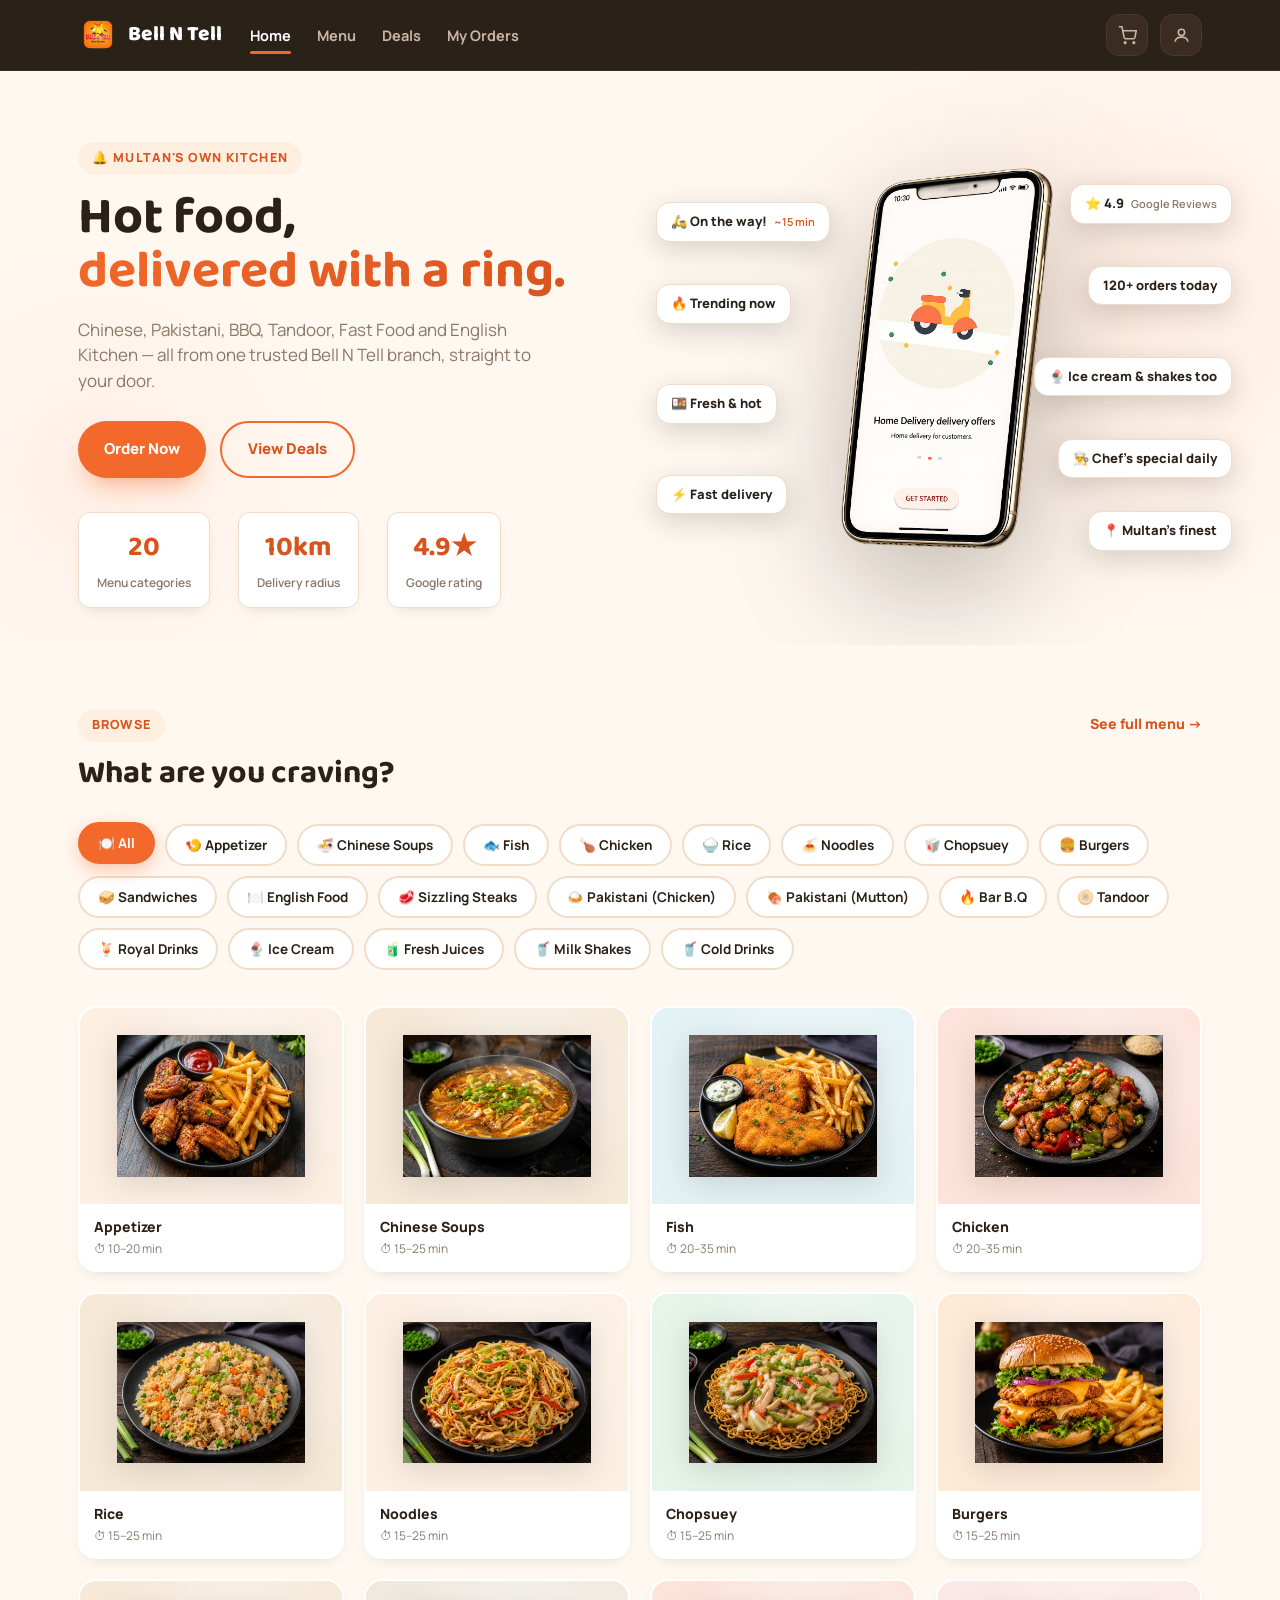
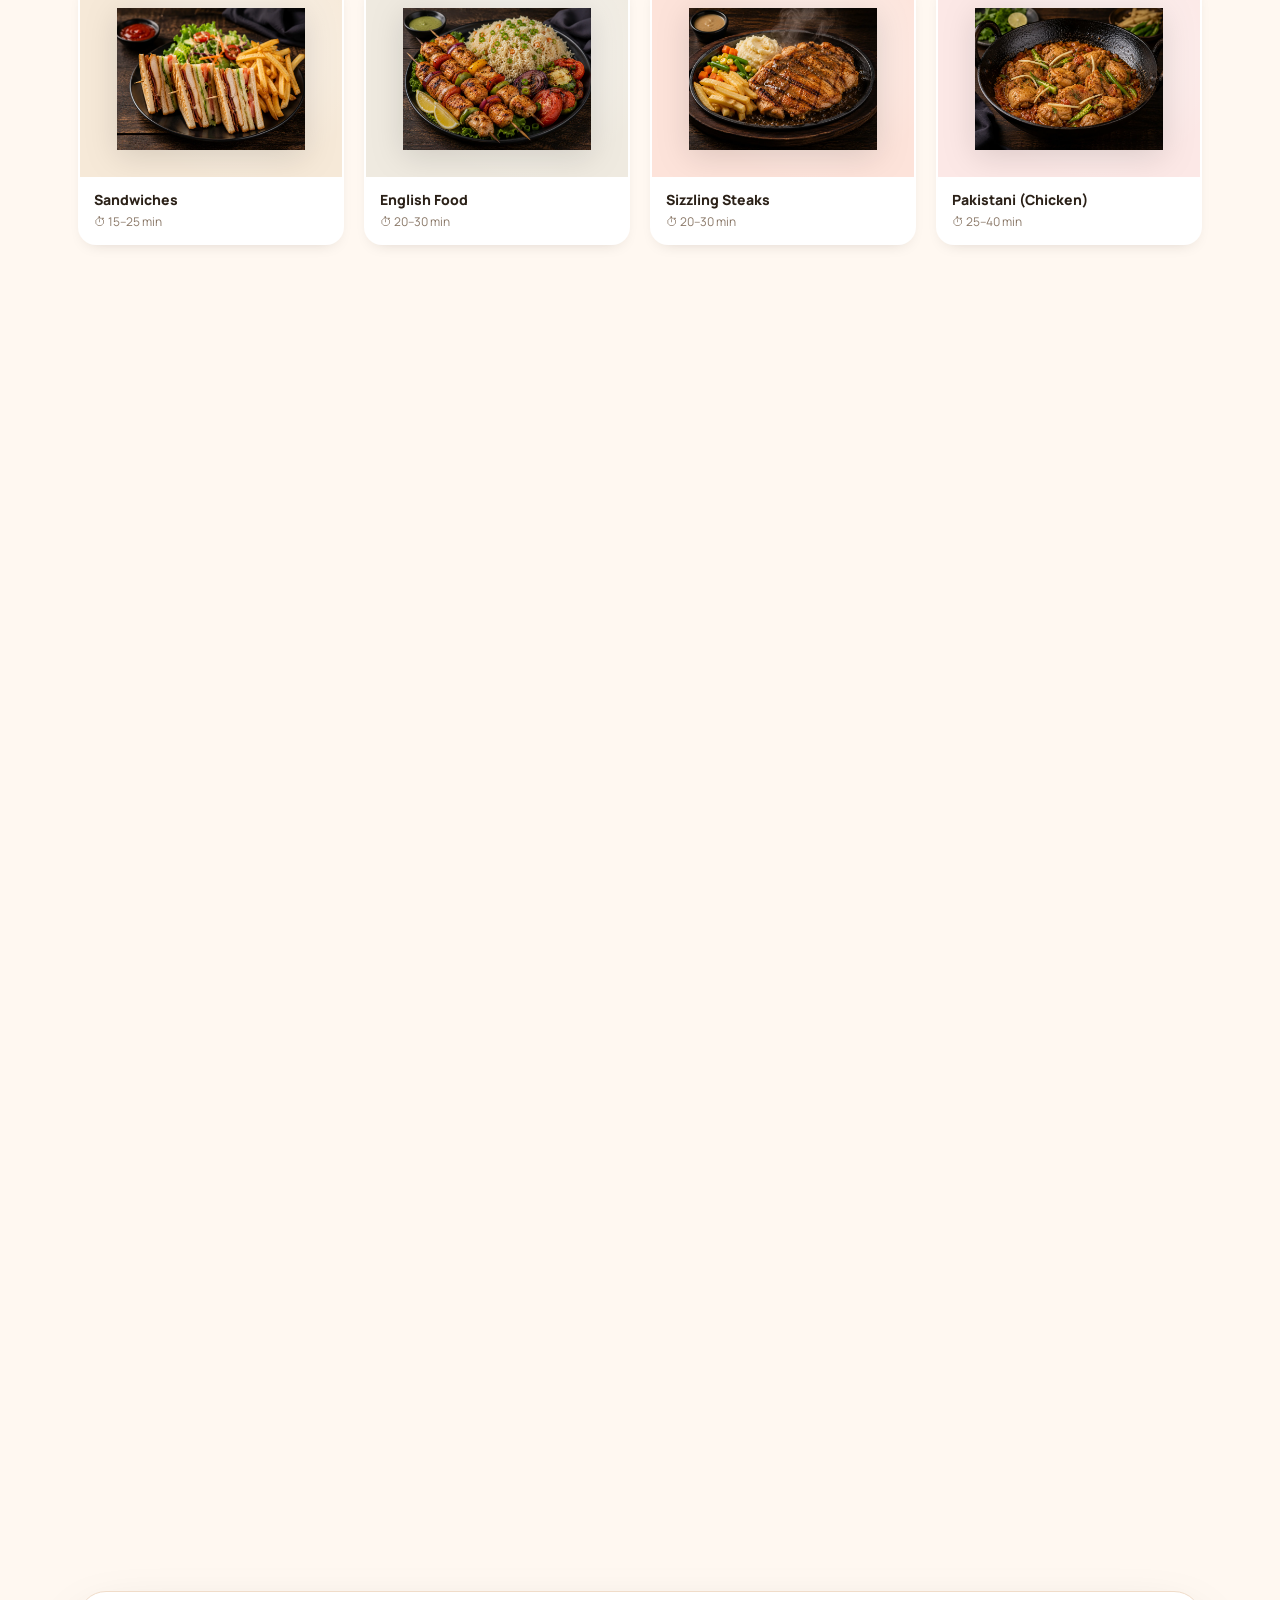
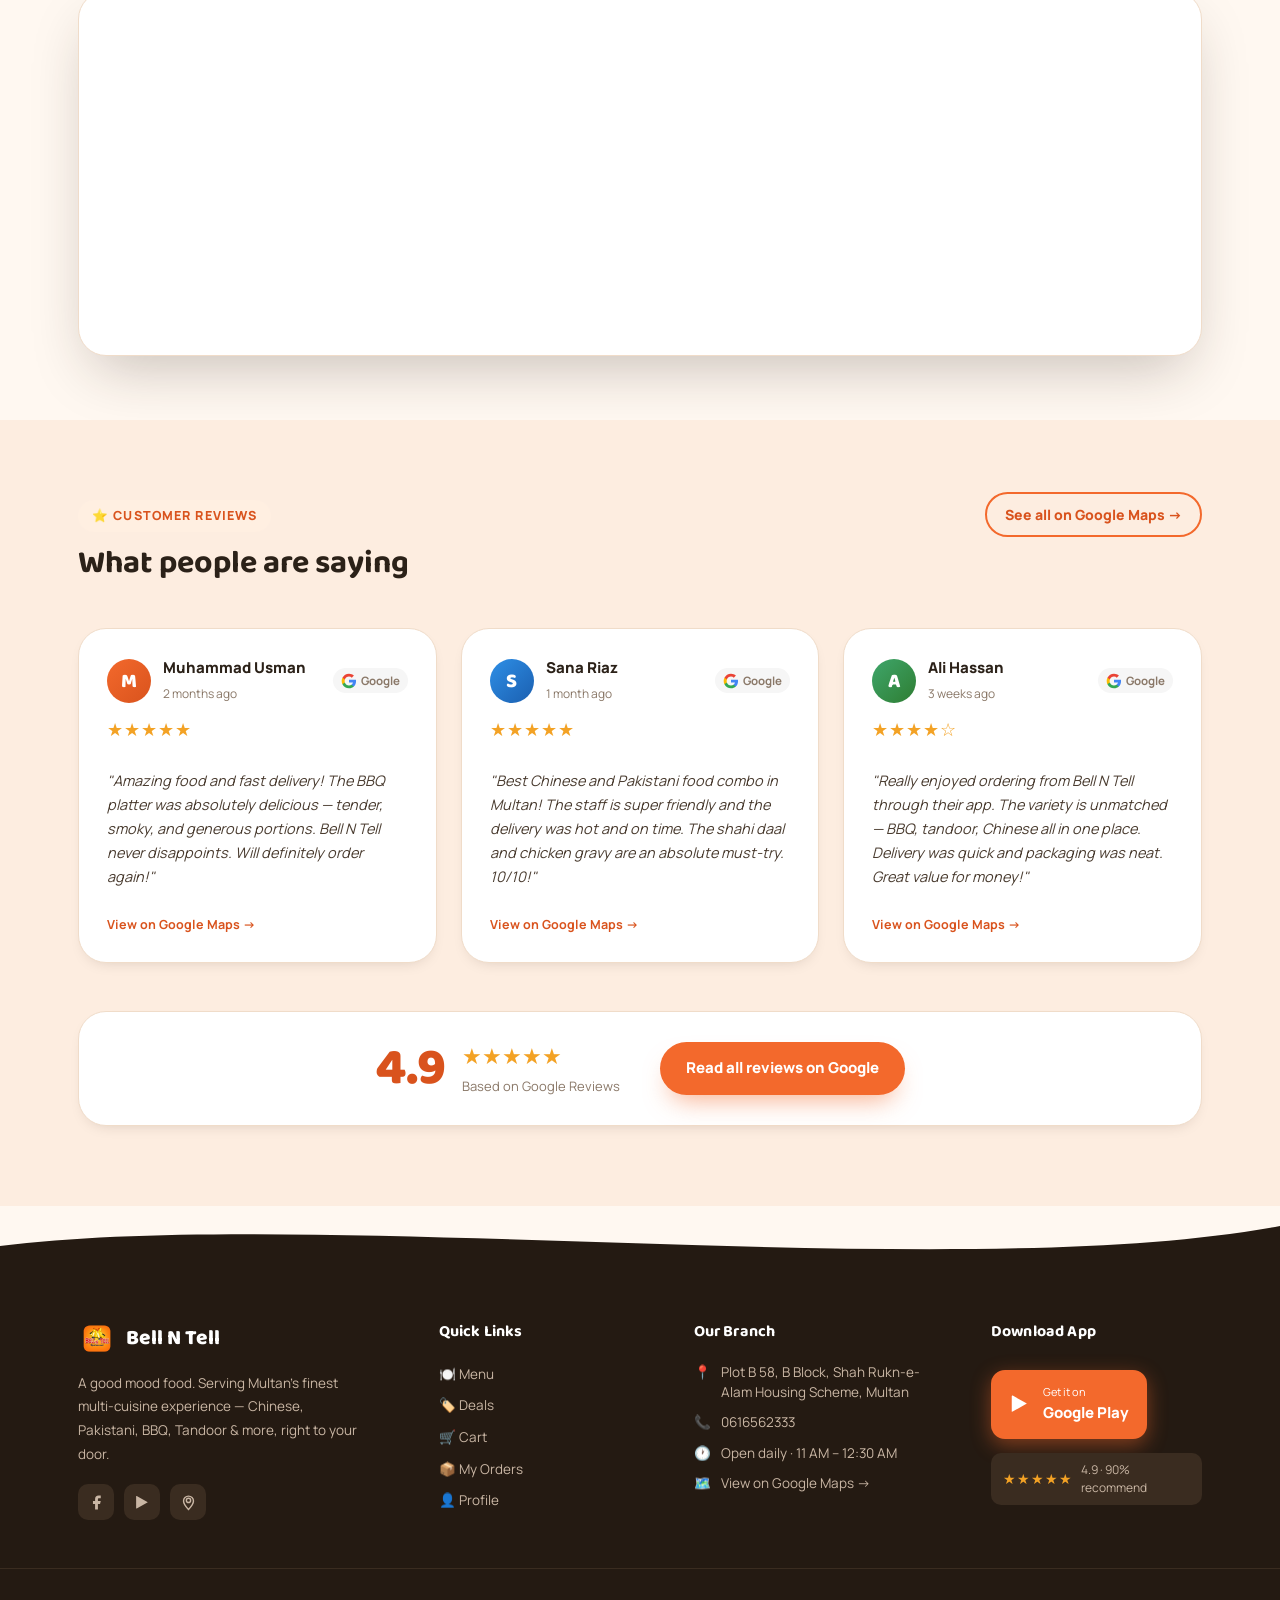
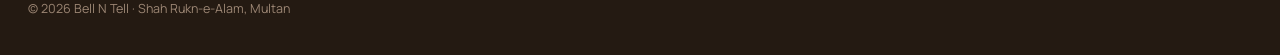
<file: index.html>
<!DOCTYPE html>
<html lang="en">
<head>
<meta charset="UTF-8">
<meta name="viewport" content="width=device-width, initial-scale=1.0, viewport-fit=cover">
<title>Bell N Tell — Order Online | Multan</title>
<link rel="icon" href="assets/logo.png">
<link rel="stylesheet" href="style.css">
</head>
<body>

<nav class="navbar">
  <div class="nav-inner">
    <a href="index.html" class="brand"><img src="assets/logo.png" alt="Bell N Tell logo">Bell N Tell</a>
    <button class="nav-toggle" onclick="toggleNav()">
      <svg width="24" height="24" viewBox="0 0 24 24" fill="none" stroke="currentColor" stroke-width="2.4" stroke-linecap="round"><path d="M3 6h18M3 12h18M3 18h18"/></svg>
    </button>
    <ul class="nav-links">
      <li><a href="index.html" class="active">Home</a></li>
      <li><a href="menu.html">Menu</a></li>
      <li><a href="deals.html">Deals</a></li>
      <li><a href="orders.html">My Orders</a></li>
    </ul>
    <div class="nav-actions">
      <a href="cart.html" class="icon-link cart-icon" title="Cart">
        <svg width="19" height="19" viewBox="0 0 24 24" fill="none" stroke="currentColor" stroke-width="2"><circle cx="9" cy="21" r="1"/><circle cx="20" cy="21" r="1"/><path d="M1 1h4l2.7 13.4a2 2 0 0 0 2 1.6h9.7a2 2 0 0 0 2-1.6L23 6H6"/></svg>
        <span class="badge cart-badge" style="display:none;">0</span>
      </a>
      <a href="profile.html" class="icon-link profile-icon" title="Profile">
        <svg width="19" height="19" viewBox="0 0 24 24" fill="none" stroke="currentColor" stroke-width="2"><circle cx="12" cy="8" r="4"/><path d="M4 20c0-4 4-6 8-6s8 2 8 6"/></svg>
      </a>
    </div>
  </div>
</nav>

<header class="hero">
  <div class="wrap">
    <div class="hero-copy">
      <span class="eyebrow">🔔 Multan's Own Kitchen</span>
      <h1 class="display">Hot food,<br><span>delivered with a ring.</span></h1>
      <p class="lead">Chinese, Pakistani, BBQ, Tandoor, Fast Food and English Kitchen — all from one trusted Bell N Tell branch, straight to your door.</p>
      <div class="hero-ctas">
        <a href="menu.html" class="btn btn-primary">Order Now</a>
        <a href="deals.html" class="btn btn-outline">View Deals</a>
      </div>
      <div class="hero-stats">
        <div><b>20</b><span>Menu categories</span></div>
        <div><b>10km</b><span>Delivery radius</span></div>
        <div><b>4.9★</b><span>Google rating</span></div>
      </div>
    </div>
    <div class="hero-art">
      <div class="phone-float-wrap">
        <img src="assets/phone-mockup.webp" alt="Bell N Tell app" class="phone-solo-img"/>
        <!-- LEFT SIDE badges -->
        <div class="phone-badge fb-left fb-l1">🛵 On the way! <span class="fb-sub" style="color:var(--orange-deep);">~15 min</span></div>
        <div class="phone-badge fb-left fb-l2">🔥 Trending now</div>
        <div class="phone-badge fb-left fb-l3">🍱 Fresh & hot</div>
        <div class="phone-badge fb-left fb-l4">⚡ Fast delivery</div>
        <!-- RIGHT SIDE badges -->
        <div class="phone-badge fb-right fb-r1">⭐ 4.9 <span class="fb-sub">Google Reviews</span></div>
        <div class="phone-badge fb-right fb-r2"><span class="badge-dot"></span> 120+ orders today</div>
        <div class="phone-badge fb-right fb-r3">🍨 Ice cream &amp; shakes too</div>
        <div class="phone-badge fb-right fb-r4">👨‍🍳 Chef's special daily</div>
        <div class="phone-badge fb-right fb-r5">📍 Multan's finest</div>
      </div>
    </div>
  </div>
</header>

<!-- ── FOOD CATEGORIES SECTION ── -->
<section class="cat-section">
  <div class="wrap">
    <div class="section-head">
      <div>
        <span class="eyebrow">Browse</span>
        <h2 class="display">What are you craving?</h2>
      </div>
      <a href="menu.html">See full menu →</a>
    </div>

    <!-- Category filter pills -->
    <div class="float-cats">
      <button class="fcat active" data-cat="all">🍽️ All</button>
      <button class="fcat" data-cat="appetizer">🍤 Appetizer</button>
      <button class="fcat" data-cat="chinese-soups">🍜 Chinese Soups</button>
      <button class="fcat" data-cat="fish">🐟 Fish</button>
      <button class="fcat" data-cat="chicken">🍗 Chicken</button>
      <button class="fcat" data-cat="rice">🍚 Rice</button>
      <button class="fcat" data-cat="noodles">🍝 Noodles</button>
      <button class="fcat" data-cat="chopsuey">🥡 Chopsuey</button>
      <button class="fcat" data-cat="burgers">🍔 Burgers</button>
      <button class="fcat" data-cat="sandwiches">🥪 Sandwiches</button>
      <button class="fcat" data-cat="english-food">🍽️ English Food</button>
      <button class="fcat" data-cat="sizzling-steaks">🥩 Sizzling Steaks</button>
      <button class="fcat" data-cat="pakistani-chicken">🍛 Pakistani (Chicken)</button>
      <button class="fcat" data-cat="pakistani-mutton">🍖 Pakistani (Mutton)</button>
      <button class="fcat" data-cat="bar-bq">🔥 Bar B.Q</button>
      <button class="fcat" data-cat="tandoor">🫓 Tandoor</button>
      <button class="fcat" data-cat="royal-drinks">🍹 Royal Drinks</button>
      <button class="fcat" data-cat="ice-cream">🍨 Ice Cream</button>
      <button class="fcat" data-cat="juices">🧃 Fresh Juices</button>
      <button class="fcat" data-cat="milk-shakes">🥤 Milk Shakes</button>
      <button class="fcat" data-cat="cold-drinks">🥤 Cold Drinks</button>
    </div>

    <div class="order-photo-grid" id="homeCatGrid">
      <a href="menu.html#appetizer" class="order-photo-card" data-cat="appetizer">
        <div class="opc-asset-bg" style="--ec:#FDEFE2"><img src="assets/cat-appetizer.webp" alt="Appetizer" loading="lazy"></div>
        <div class="opcard-info"><span class="opcard-name">Appetizer</span><span class="opcard-eta">⏱ 10–20 min</span></div>
      </a>
      <a href="menu.html#chinese-soups" class="order-photo-card" data-cat="chinese-soups">
        <div class="opc-asset-bg" style="--ec:#F6E9D8"><img src="assets/cat-chinese-soups.webp" alt="Chinese Soups" loading="lazy"></div>
        <div class="opcard-info"><span class="opcard-name">Chinese Soups</span><span class="opcard-eta">⏱ 15–25 min</span></div>
      </a>
      <a href="menu.html#fish" class="order-photo-card" data-cat="fish">
        <div class="opc-asset-bg" style="--ec:#E3F2F5"><img src="assets/cat-fish.webp" alt="Fish" loading="lazy"></div>
        <div class="opcard-info"><span class="opcard-name">Fish</span><span class="opcard-eta">⏱ 20–35 min</span></div>
      </a>
      <a href="menu.html#chicken" class="order-photo-card" data-cat="chicken">
        <div class="opc-asset-bg" style="--ec:#FDE3DA"><img src="assets/cat-chicken.webp" alt="Chicken" loading="lazy"></div>
        <div class="opcard-info"><span class="opcard-name">Chicken</span><span class="opcard-eta">⏱ 20–35 min</span></div>
      </a>
      <a href="menu.html#rice" class="order-photo-card" data-cat="rice">
        <div class="opc-asset-bg" style="--ec:#F6E9D8"><img src="assets/cat-rice.webp" alt="Rice" loading="lazy"></div>
        <div class="opcard-info"><span class="opcard-name">Rice</span><span class="opcard-eta">⏱ 15–25 min</span></div>
      </a>
      <a href="menu.html#noodles" class="order-photo-card" data-cat="noodles">
        <div class="opc-asset-bg" style="--ec:#FDEFE2"><img src="assets/cat-noodles.webp" alt="Noodles" loading="lazy"></div>
        <div class="opcard-info"><span class="opcard-name">Noodles</span><span class="opcard-eta">⏱ 15–25 min</span></div>
      </a>
      <a href="menu.html#chopsuey" class="order-photo-card" data-cat="chopsuey">
        <div class="opc-asset-bg" style="--ec:#E6F4E9"><img src="assets/cat-chopsuey.webp" alt="Chopsuey" loading="lazy"></div>
        <div class="opcard-info"><span class="opcard-name">Chopsuey</span><span class="opcard-eta">⏱ 15–25 min</span></div>
      </a>
      <a href="menu.html#burgers" class="order-photo-card" data-cat="burgers">
        <div class="opc-asset-bg" style="--ec:#FFEAD8"><img src="assets/cat-burgers.webp" alt="Burgers" loading="lazy"></div>
        <div class="opcard-info"><span class="opcard-name">Burgers</span><span class="opcard-eta">⏱ 15–25 min</span></div>
      </a>
      <a href="menu.html#sandwiches" class="order-photo-card" data-cat="sandwiches">
        <div class="opc-asset-bg" style="--ec:#F6E9D8"><img src="assets/cat-sandwiches.webp" alt="Sandwiches" loading="lazy"></div>
        <div class="opcard-info"><span class="opcard-name">Sandwiches</span><span class="opcard-eta">⏱ 15–25 min</span></div>
      </a>
      <a href="menu.html#english-food" class="order-photo-card" data-cat="english-food">
        <div class="opc-asset-bg" style="--ec:#EFEAE0"><img src="assets/cat-english-food.webp" alt="English Food" loading="lazy"></div>
        <div class="opcard-info"><span class="opcard-name">English Food</span><span class="opcard-eta">⏱ 20–30 min</span></div>
      </a>
      <a href="menu.html#sizzling-steaks" class="order-photo-card" data-cat="sizzling-steaks">
        <div class="opc-asset-bg" style="--ec:#FDE3DA"><img src="assets/cat-sizzling-steaks.webp" alt="Sizzling Steaks" loading="lazy"></div>
        <div class="opcard-info"><span class="opcard-name">Sizzling Steaks</span><span class="opcard-eta">⏱ 20–30 min</span></div>
      </a>
      <a href="menu.html#pakistani-chicken" class="order-photo-card" data-cat="pakistani-chicken">
        <div class="opc-asset-bg" style="--ec:#FCE8E6"><img src="assets/cat-pakistani-chicken.webp" alt="Pakistani (Chicken)" loading="lazy"></div>
        <div class="opcard-info"><span class="opcard-name">Pakistani (Chicken)</span><span class="opcard-eta">⏱ 25–40 min</span></div>
      </a>
      <a href="menu.html#pakistani-mutton" class="order-photo-card" data-cat="pakistani-mutton">
        <div class="opc-asset-bg" style="--ec:#FCE8E6"><img src="assets/cat-pakistani-mutton.webp" alt="Pakistani (Mutton)" loading="lazy"></div>
        <div class="opcard-info"><span class="opcard-name">Pakistani (Mutton)</span><span class="opcard-eta">⏱ 30–45 min</span></div>
      </a>
      <a href="menu.html#bar-bq" class="order-photo-card" data-cat="bar-bq">
        <div class="opc-asset-bg" style="--ec:#FDE3DA"><img src="assets/cat-bar-bq.webp" alt="Bar B.Q" loading="lazy"></div>
        <div class="opcard-info"><span class="opcard-name">Bar B.Q</span><span class="opcard-eta">⏱ 30–45 min</span></div>
      </a>
      <a href="menu.html#tandoor" class="order-photo-card" data-cat="tandoor">
        <div class="opc-asset-bg" style="--ec:#F6E9D8"><img src="assets/cat-tandoor.webp" alt="Tandoor" loading="lazy"></div>
        <div class="opcard-info"><span class="opcard-name">Tandoor</span><span class="opcard-eta">⏱ 20–35 min</span></div>
      </a>
      <a href="menu.html#royal-drinks" class="order-photo-card" data-cat="royal-drinks">
        <div class="opc-asset-bg" style="--ec:#E9F0FB"><img src="assets/cat-royal-drinks.webp" alt="Royal Drinks" loading="lazy"></div>
        <div class="opcard-info"><span class="opcard-name">Royal Drinks</span><span class="opcard-eta">⏱ 10–15 min</span></div>
      </a>
      <a href="menu.html#ice-cream" class="order-photo-card" data-cat="ice-cream">
        <div class="opc-asset-bg" style="--ec:#FDEFE2"><img src="assets/cat-ice-cream.webp" alt="Ice Cream" loading="lazy"></div>
        <div class="opcard-info"><span class="opcard-name">Ice Cream</span><span class="opcard-eta">⏱ 10–15 min</span></div>
      </a>
      <a href="menu.html#juices" class="order-photo-card" data-cat="juices">
        <div class="opc-asset-bg" style="--ec:#E6F4E9"><img src="assets/cat-juices.webp" alt="Fresh Juices" loading="lazy"></div>
        <div class="opcard-info"><span class="opcard-name">Fresh Juices</span><span class="opcard-eta">⏱ 10–15 min</span></div>
      </a>
      <a href="menu.html#milk-shakes" class="order-photo-card" data-cat="milk-shakes">
        <div class="opc-asset-bg" style="--ec:#FCE8E6"><img src="assets/cat-milk-shakes.webp" alt="Milk Shakes" loading="lazy"></div>
        <div class="opcard-info"><span class="opcard-name">Milk Shakes</span><span class="opcard-eta">⏱ 10–15 min</span></div>
      </a>
      <a href="menu.html#cold-drinks" class="order-photo-card" data-cat="cold-drinks">
        <div class="opc-asset-bg" style="--ec:#E3F2F5"><img src="assets/cat-cold-drinks.webp" alt="Cold Drinks" loading="lazy"></div>
        <div class="opcard-info"><span class="opcard-name">Cold Drinks</span><span class="opcard-eta">⏱ 5–10 min</span></div>
      </a>
    </div>
  </div>
</section>

<!-- ── SPECIAL COMBO DEAL ── -->
<section style="padding-top:0;">
  <div class="wrap">
    <div class="promo-banner">
      <div class="blob"></div><div class="blob2"></div>
      <div class="promo-photo">
        <img src="assets/deal-combo.webp" alt="Special Combo Deal">
      </div>
      <div class="promo-copy">
        <div class="top">🔔 Special Combo Deal</div>
        <div class="mid">Platters, BBQ combos &amp; take-away offers — built for sharing</div>
      </div>
      <a href="deals.html" class="btn" style="background:#fff; color:var(--blue2); flex-shrink:0;">View Deals</a>
    </div>
  </div>
</section>

<!-- ── WHY US ── -->
<section>
  <div class="wrap">
    <div class="section-head">
      <div><span class="eyebrow">Why Bell N Tell</span><h2 class="display">Built for fast, fresh delivery</h2></div>
    </div>
    <div class="feature-strip">
      <div class="feature-card">
        <div class="ic">
          <svg width="28" height="28" viewBox="0 0 24 24" fill="none" stroke="currentColor" stroke-width="2"><path d="M5 17H3a2 2 0 0 1-2-2V5a2 2 0 0 1 2-2h11a2 2 0 0 1 2 2v3"/><rect x="9" y="11" width="14" height="10" rx="2"/><circle cx="12" cy="17" r="1"/><circle cx="20" cy="17" r="1"/></svg>
        </div>
        <h3>Quick doorstep delivery</h3>
        <p>Free delivery on your first order, anywhere within our 10km radius.</p>
      </div>
      <div class="feature-card">
        <div class="ic">
          <svg width="26" height="26" viewBox="0 0 24 24" fill="none" stroke="currentColor" stroke-width="2"><path d="M12 2l3 7h7l-5.5 4.5L18 21l-6-4-6 4 1.5-7.5L2 9h7z"/></svg>
        </div>
        <h3>Real menu, real prices</h3>
        <p>Every category, item and price is listed upfront — no surprises at checkout.</p>
      </div>
      <div class="feature-card">
        <div class="ic">
          <svg width="26" height="26" viewBox="0 0 24 24" fill="none" stroke="currentColor" stroke-width="2"><path d="M9 11l3 3L22 4"/><path d="M21 12v7a2 2 0 0 1-2 2H5a2 2 0 0 1-2-2V5a2 2 0 0 1 2-2h11"/></svg>
        </div>
        <h3>Order as a guest</h3>
        <p>Browse and build your cart without an account — sign in only when you check out.</p>
      </div>
    </div>
  </div>
</section>

<!-- ── BRANCH / LOCATION ── -->
<section>
  <div class="wrap">
    <div class="branch-strip">
      <div>
        <span class="eyebrow">Current Branch</span>
        <h2 class="display" style="margin:12px 0 0;">Bell N Tell<br>Shah Rukn-e-Alam</h2>
        <div class="pill"><span class="dot"></span>Open Now</div>
        <address>Plot B 58, B Block, Shah Rukn-e-Alam Housing Scheme, Multan, Pakistan</address>
        <div class="hero-ctas">
          <a href="https://maps.app.goo.gl/gh9beGScssr3FwYA6" target="_blank" class="btn btn-outline">Open in Google Maps</a>
          <a href="location.html" class="btn btn-primary">Check Delivery</a>
        </div>
      </div>
      <div class="map-frame">
        <a href="https://maps.app.goo.gl/gh9beGScssr3FwYA6" target="_blank">
          <img src="assets/map.webp" alt="Bell N Tell location map" style="width:100%;display:block;border-radius:var(--r-md);"/>
        </a>
      </div>
    </div>
  </div>
</section>

<!-- ── GOOGLE REVIEWS SECTION ── -->
<section class="reviews-section">
  <div class="wrap">
    <div class="section-head reveal">
      <div>
        <span class="eyebrow">⭐ Customer Reviews</span>
        <h2 class="display">What people are saying</h2>
      </div>
      <a href="https://maps.app.goo.gl/TEPqBBx1SkArubg39" target="_blank" class="btn btn-outline btn-sm">See all on Google Maps →</a>
    </div>
    <div class="reviews-grid">

      <div class="review-card reveal reveal-delay-1">
        <div class="review-header">
          <div class="reviewer-avatar" style="background:linear-gradient(135deg,#F3692C,#D9531D);">M</div>
          <div class="reviewer-info">
            <strong>Muhammad Usman</strong>
            <span class="review-date">2 months ago</span>
          </div>
          <div class="google-badge">
            <svg width="16" height="16" viewBox="0 0 24 24"><path fill="#4285F4" d="M22.56 12.25c0-.78-.07-1.53-.2-2.25H12v4.26h5.92c-.26 1.37-1.04 2.53-2.21 3.31v2.77h3.57c2.08-1.92 3.28-4.74 3.28-8.09z"/><path fill="#34A853" d="M12 23c2.97 0 5.46-.98 7.28-2.66l-3.57-2.77c-.98.66-2.23 1.06-3.71 1.06-2.86 0-5.29-1.93-6.16-4.53H2.18v2.84C3.99 20.53 7.7 23 12 23z"/><path fill="#FBBC05" d="M5.84 14.09c-.22-.66-.35-1.36-.35-2.09s.13-1.43.35-2.09V7.07H2.18C1.43 8.55 1 10.22 1 12s.43 3.45 1.18 4.93l2.85-2.22.81-.62z"/><path fill="#EA4335" d="M12 5.38c1.62 0 3.06.56 4.21 1.64l3.15-3.15C17.45 2.09 14.97 1 12 1 7.7 1 3.99 3.47 2.18 7.07l3.66 2.84c.87-2.6 3.3-4.53 6.16-4.53z"/></svg>
            Google
          </div>
        </div>
        <div class="review-stars">★★★★★</div>
        <p class="review-text">"Amazing food and fast delivery! The BBQ platter was absolutely delicious — tender, smoky, and generous portions. Bell N Tell never disappoints. Will definitely order again!"</p>
        <a href="https://maps.app.goo.gl/TEPqBBx1SkArubg39" target="_blank" class="review-link">View on Google Maps →</a>
      </div>

      <div class="review-card reveal reveal-delay-2">
        <div class="review-header">
          <div class="reviewer-avatar" style="background:linear-gradient(135deg,#2E8FE6,#1B5FB0);">S</div>
          <div class="reviewer-info">
            <strong>Sana Riaz</strong>
            <span class="review-date">1 month ago</span>
          </div>
          <div class="google-badge">
            <svg width="16" height="16" viewBox="0 0 24 24"><path fill="#4285F4" d="M22.56 12.25c0-.78-.07-1.53-.2-2.25H12v4.26h5.92c-.26 1.37-1.04 2.53-2.21 3.31v2.77h3.57c2.08-1.92 3.28-4.74 3.28-8.09z"/><path fill="#34A853" d="M12 23c2.97 0 5.46-.98 7.28-2.66l-3.57-2.77c-.98.66-2.23 1.06-3.71 1.06-2.86 0-5.29-1.93-6.16-4.53H2.18v2.84C3.99 20.53 7.7 23 12 23z"/><path fill="#FBBC05" d="M5.84 14.09c-.22-.66-.35-1.36-.35-2.09s.13-1.43.35-2.09V7.07H2.18C1.43 8.55 1 10.22 1 12s.43 3.45 1.18 4.93l2.85-2.22.81-.62z"/><path fill="#EA4335" d="M12 5.38c1.62 0 3.06.56 4.21 1.64l3.15-3.15C17.45 2.09 14.97 1 12 1 7.7 1 3.99 3.47 2.18 7.07l3.66 2.84c.87-2.6 3.3-4.53 6.16-4.53z"/></svg>
            Google
          </div>
        </div>
        <div class="review-stars">★★★★★</div>
        <p class="review-text">"Best Chinese and Pakistani food combo in Multan! The staff is super friendly and the delivery was hot and on time. The shahi daal and chicken gravy are an absolute must-try. 10/10!"</p>
        <a href="https://maps.app.goo.gl/M27XDPMx2vVLXVUK6" target="_blank" class="review-link">View on Google Maps →</a>
      </div>

      <div class="review-card reveal reveal-delay-3">
        <div class="review-header">
          <div class="reviewer-avatar" style="background:linear-gradient(135deg,#3FA66B,#2E7D32);">A</div>
          <div class="reviewer-info">
            <strong>Ali Hassan</strong>
            <span class="review-date">3 weeks ago</span>
          </div>
          <div class="google-badge">
            <svg width="16" height="16" viewBox="0 0 24 24"><path fill="#4285F4" d="M22.56 12.25c0-.78-.07-1.53-.2-2.25H12v4.26h5.92c-.26 1.37-1.04 2.53-2.21 3.31v2.77h3.57c2.08-1.92 3.28-4.74 3.28-8.09z"/><path fill="#34A853" d="M12 23c2.97 0 5.46-.98 7.28-2.66l-3.57-2.77c-.98.66-2.23 1.06-3.71 1.06-2.86 0-5.29-1.93-6.16-4.53H2.18v2.84C3.99 20.53 7.7 23 12 23z"/><path fill="#FBBC05" d="M5.84 14.09c-.22-.66-.35-1.36-.35-2.09s.13-1.43.35-2.09V7.07H2.18C1.43 8.55 1 10.22 1 12s.43 3.45 1.18 4.93l2.85-2.22.81-.62z"/><path fill="#EA4335" d="M12 5.38c1.62 0 3.06.56 4.21 1.64l3.15-3.15C17.45 2.09 14.97 1 12 1 7.7 1 3.99 3.47 2.18 7.07l3.66 2.84c.87-2.6 3.3-4.53 6.16-4.53z"/></svg>
            Google
          </div>
        </div>
        <div class="review-stars">★★★★☆</div>
        <p class="review-text">"Really enjoyed ordering from Bell N Tell through their app. The variety is unmatched — BBQ, tandoor, Chinese all in one place. Delivery was quick and packaging was neat. Great value for money!"</p>
        <a href="https://maps.app.goo.gl/nTGVWXwvRegeLqfJA" target="_blank" class="review-link">View on Google Maps →</a>
      </div>

    </div>

    <div class="reviews-summary reveal">
      <div class="rating-big">
        <span class="rating-num">4.9</span>
        <div>
          <div class="rating-stars-lg">★★★★★</div>
          <p>Based on Google Reviews</p>
        </div>
      </div>
      <a href="https://maps.app.goo.gl/TEPqBBx1SkArubg39" target="_blank" class="btn btn-primary">Read all reviews on Google</a>
    </div>
  </div>
</section>

<!-- ── ENHANCED FOOTER ── -->
<div class="footer-top-wave">
  <svg viewBox="0 0 1440 60" fill="none" xmlns="http://www.w3.org/2000/svg" preserveAspectRatio="none">
    <path d="M0,40 C360,0 1080,80 1440,20 L1440,60 L0,60 Z" fill="#241A12"/>
  </svg>
</div>
<footer class="footer">
  <div class="wrap">
    <div class="footer-brand-col">
      <div class="brand footer-brand-link"><img src="assets/logo.png" alt="" style="width:38px;height:38px;border-radius:11px;">Bell N Tell</div>
      <p class="footer-tagline">A good mood food. Serving Multan's finest multi-cuisine experience — Chinese, Pakistani, BBQ, Tandoor & more, right to your door.</p>
      <div class="footer-socials">
        <a href="https://www.facebook.com/BellNTellRestaurant/" target="_blank" class="social-icon" title="Facebook">
          <svg width="17" height="17" viewBox="0 0 24 24" fill="currentColor"><path d="M18 2h-3a5 5 0 0 0-5 5v3H7v4h3v8h4v-8h3l1-4h-4V7a1 1 0 0 1 1-1h3z"/></svg>
        </a>
        <a href="https://play.google.com/store/apps/details?id=com.softwaretechnologies.bellntell" target="_blank" class="social-icon" title="Download App">
          <svg width="17" height="17" viewBox="0 0 24 24" fill="currentColor"><path d="M3 20.5v-17c0-.83 1-.83 1.5-.5l15 8.5-15 8.5C3.5 20.5 3 20.5 3 20.5z"/></svg>
        </a>
        <a href="https://maps.app.goo.gl/TEPqBBx1SkArubg39" target="_blank" class="social-icon" title="Google Maps">
          <svg width="17" height="17" viewBox="0 0 24 24" fill="none" stroke="currentColor" stroke-width="2"><circle cx="12" cy="9" r="3"/><path d="M12 22s7-7.4 7-12a7 7 0 1 0-14 0c0 4.6 7 12 7 12z"/></svg>
        </a>
      </div>
    </div>
    <div class="footer-col">
      <h4>Quick Links</h4>
      <ul class="footer-links">
        <li><a href="menu.html">🍽️ Menu</a></li>
        <li><a href="deals.html">🏷️ Deals</a></li>
        <li><a href="cart.html">🛒 Cart</a></li>
        <li><a href="orders.html">📦 My Orders</a></li>
        <li><a href="profile.html">👤 Profile</a></li>
      </ul>
    </div>
    <div class="footer-col">
      <h4>Our Branch</h4>
      <div class="footer-address">
        <div class="addr-item">
          <span>📍</span>
          <span>Plot B 58, B Block, Shah Rukn-e-Alam Housing Scheme, Multan</span>
        </div>
        <div class="addr-item">
          <span>📞</span>
          <a href="tel:0616562333">0616562333</a>
        </div>
        <div class="addr-item">
          <span>🕐</span>
          <span>Open daily · 11 AM – 12:30 AM</span>
        </div>
        <div class="addr-item">
          <span>🗺️</span>
          <a href="https://maps.app.goo.gl/TEPqBBx1SkArubg39" target="_blank">View on Google Maps →</a>
        </div>
      </div>
    </div>
    <div class="footer-col">
      <h4>Download App</h4>
      <a href="https://play.google.com/store/apps/details?id=com.softwaretechnologies.bellntell" target="_blank" class="gplay-btn">
        <svg width="22" height="22" viewBox="0 0 24 24" fill="currentColor"><path d="M3 20.5v-17c0-.83 1-.83 1.5-.5l15 8.5-15 8.5C3.5 20.5 3 20.5 3 20.5z"/></svg>
        <div><span style="font-size:11px;display:block;opacity:.75;">Get it on</span><span style="font-size:15px;font-weight:800;">Google Play</span></div>
      </a>
      <div class="footer-rating-badge">
        <span class="stars-sm">★★★★★</span>
        <span>4.9 · 90% recommend</span>
      </div>
    </div>
  </div>
  <div class="bottom">
    <span>© 2026 Bell N Tell · Shah Rukn-e-Alam, Multan</span>
    <button class="scroll-top-btn" id="scrollTopBtn" onclick="window.scrollTo({top:0,behavior:'smooth'})" title="Back to top">
      <svg viewBox="0 0 24 24" fill="none" stroke="currentColor" stroke-width="2.5"><path d="M18 15l-6-6-6 6"/></svg>
    </button>
  </div>
</footer>

<script src="app.js"></script>
</body>
</html>
</file>
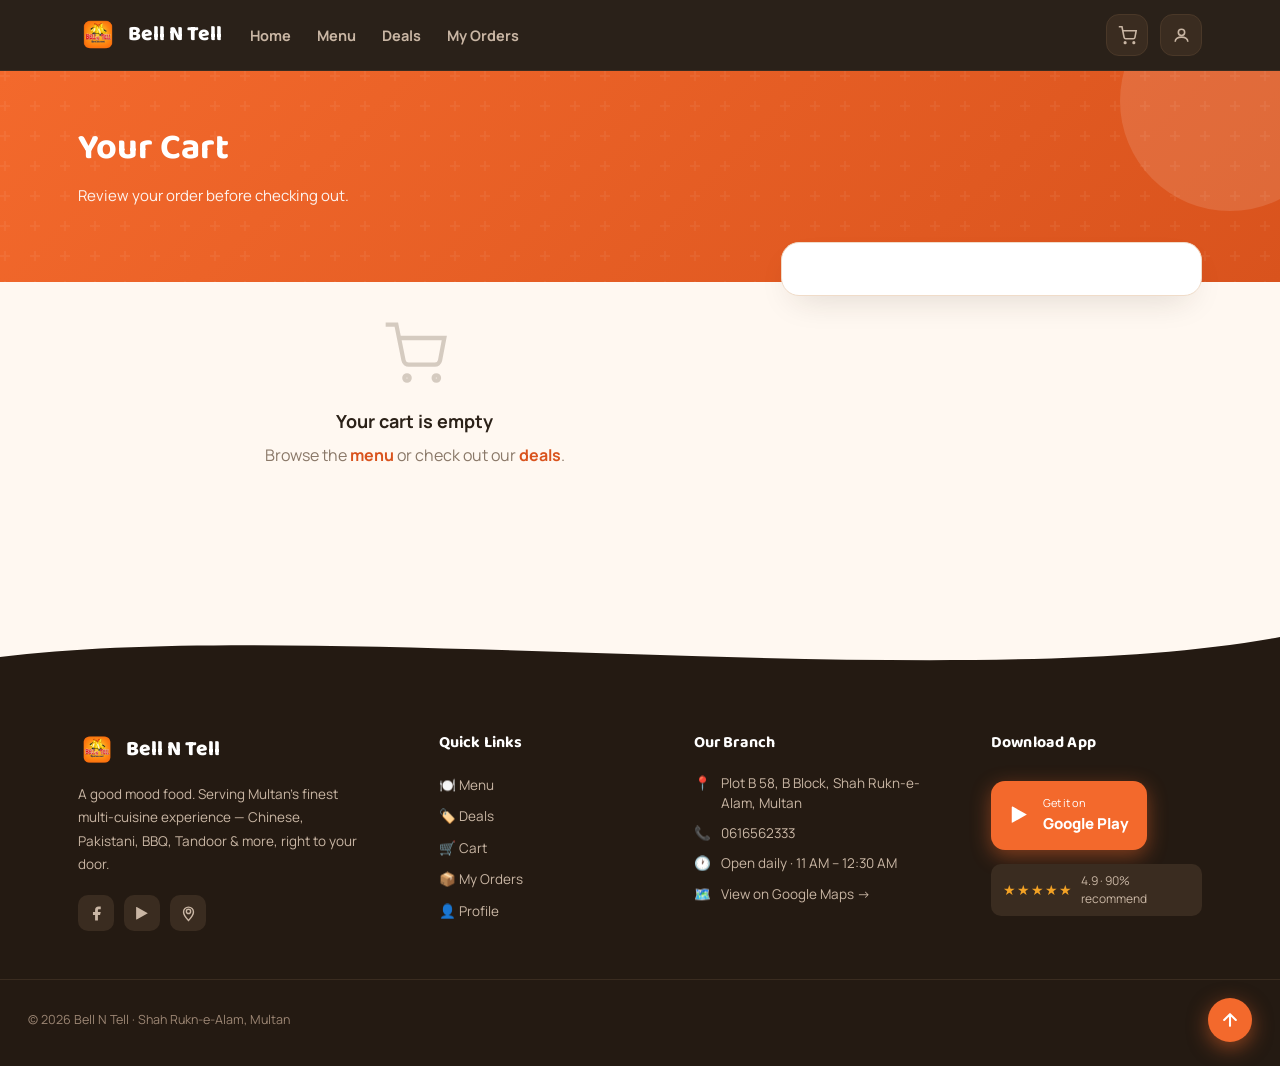
<file: cart.html>
<!DOCTYPE html>
<html lang="en">
<head>
<meta charset="UTF-8">
<meta name="viewport" content="width=device-width, initial-scale=1.0, viewport-fit=cover">
<title>Your Cart — Bell N Tell</title>
<link rel="icon" href="assets/logo.png">
<link rel="stylesheet" href="style.css">
</head>
<body>

<nav class="navbar">
  <div class="nav-inner">
    <a href="index.html" class="brand"><img src="assets/logo.png" alt="Bell N Tell logo">Bell N Tell</a>
    <button class="nav-toggle" onclick="toggleNav()">
      <svg width="24" height="24" viewBox="0 0 24 24" fill="none" stroke="currentColor" stroke-width="2.4" stroke-linecap="round"><path d="M3 6h18M3 12h18M3 18h18"/></svg>
    </button>
    <ul class="nav-links">
      <li><a href="index.html">Home</a></li>
      <li><a href="menu.html">Menu</a></li>
      <li><a href="deals.html">Deals</a></li>
      <li><a href="orders.html">My Orders</a></li>
    </ul>
    <div class="nav-actions">
      <a href="cart.html" class="icon-link cart-icon active" title="Cart">
        <svg width="19" height="19" viewBox="0 0 24 24" fill="none" stroke="currentColor" stroke-width="2"><circle cx="9" cy="21" r="1"/><circle cx="20" cy="21" r="1"/><path d="M1 1h4l2.7 13.4a2 2 0 0 0 2 1.6h9.7a2 2 0 0 0 2-1.6L23 6H6"/></svg>
        <span class="badge cart-badge" style="display:none;">0</span>
      </a>
      <a href="profile.html" class="icon-link profile-icon" title="Profile">
        <svg width="19" height="19" viewBox="0 0 24 24" fill="none" stroke="currentColor" stroke-width="2"><circle cx="12" cy="8" r="4"/><path d="M4 20c0-4 4-6 8-6s8 2 8 6"/></svg>
      </a>
    </div>
  </div>
</nav>

<header class="page-header">
  <div class="deco" style="width:220px;height:220px; right:-60px; top:-80px;"></div>
  <div class="wrap">
    <h1 class="display">Your Cart</h1>
    <p>Review your order before checking out.</p>
  </div>
</header>

<div class="wrap" style="margin-top:-40px; position:relative; z-index:5; padding-bottom:70px;">
  <div class="cart-layout">
    <div id="cartItems"></div>
    <div class="summary-card" id="summaryCard"></div>
  </div>
</div>

<div class="footer-top-wave" style="background:var(--cream);">
  <svg viewBox="0 0 1440 60" fill="none" xmlns="http://www.w3.org/2000/svg" preserveAspectRatio="none">
    <path d="M0,40 C360,0 1080,80 1440,20 L1440,60 L0,60 Z" fill="#241A12"/>
  </svg>
</div>
<footer class="footer">
  <div class="wrap">
    <div class="footer-brand-col">
      <div class="brand footer-brand-link"><img src="assets/logo.png" alt="" style="width:38px;height:38px;border-radius:11px;">Bell N Tell</div>
      <p class="footer-tagline">A good mood food. Serving Multan's finest multi-cuisine experience — Chinese, Pakistani, BBQ, Tandoor & more, right to your door.</p>
      <div class="footer-socials">
        <a href="https://www.facebook.com/BellNTellRestaurant/" target="_blank" class="social-icon" title="Facebook"><svg width="17" height="17" viewBox="0 0 24 24" fill="currentColor"><path d="M18 2h-3a5 5 0 0 0-5 5v3H7v4h3v8h4v-8h3l1-4h-4V7a1 1 0 0 1 1-1h3z"/></svg></a>
        <a href="https://play.google.com/store/apps/details?id=com.softwaretechnologies.bellntell" target="_blank" class="social-icon" title="App"><svg width="17" height="17" viewBox="0 0 24 24" fill="currentColor"><path d="M3 20.5v-17c0-.83 1-.83 1.5-.5l15 8.5-15 8.5C3.5 20.5 3 20.5 3 20.5z"/></svg></a>
        <a href="https://maps.app.goo.gl/TEPqBBx1SkArubg39" target="_blank" class="social-icon" title="Maps"><svg width="17" height="17" viewBox="0 0 24 24" fill="none" stroke="currentColor" stroke-width="2"><circle cx="12" cy="9" r="3"/><path d="M12 22s7-7.4 7-12a7 7 0 1 0-14 0c0 4.6 7 12 7 12z"/></svg></a>
      </div>
    </div>
    <div class="footer-col">
      <h4>Quick Links</h4>
      <ul class="footer-links">
        <li><a href="menu.html">🍽️ Menu</a></li>
        <li><a href="deals.html">🏷️ Deals</a></li>
        <li><a href="cart.html">🛒 Cart</a></li>
        <li><a href="orders.html">📦 My Orders</a></li>
        <li><a href="profile.html">👤 Profile</a></li>
      </ul>
    </div>
    <div class="footer-col">
      <h4>Our Branch</h4>
      <div class="footer-address">
        <div class="addr-item"><span>📍</span><span>Plot B 58, B Block, Shah Rukn-e-Alam, Multan</span></div>
        <div class="addr-item"><span>📞</span><a href="tel:0616562333">0616562333</a></div>
        <div class="addr-item"><span>🕐</span><span>Open daily · 11 AM – 12:30 AM</span></div>
        <div class="addr-item"><span>🗺️</span><a href="https://maps.app.goo.gl/TEPqBBx1SkArubg39" target="_blank">View on Google Maps →</a></div>
      </div>
    </div>
    <div class="footer-col">
      <h4>Download App</h4>
      <a href="https://play.google.com/store/apps/details?id=com.softwaretechnologies.bellntell" target="_blank" class="gplay-btn">
        <svg width="22" height="22" viewBox="0 0 24 24" fill="currentColor"><path d="M3 20.5v-17c0-.83 1-.83 1.5-.5l15 8.5-15 8.5C3.5 20.5 3 20.5 3 20.5z"/></svg>
        <div><span style="font-size:11px;display:block;opacity:.75;">Get it on</span><span style="font-size:15px;font-weight:800;">Google Play</span></div>
      </a>
      <div class="footer-rating-badge"><span class="stars-sm">★★★★★</span><span>4.9 · 90% recommend</span></div>
    </div>
  </div>
  <div class="bottom">
    <span>© 2026 Bell N Tell · Shah Rukn-e-Alam, Multan</span>
    <button class="scroll-top-btn" id="scrollTopBtn" onclick="window.scrollTo({top:0,behavior:'smooth'})" title="Back to top">
      <svg viewBox="0 0 24 24" fill="none" stroke="currentColor" stroke-width="2.5"><path d="M18 15l-6-6-6 6"/></svg>
    </button>
  </div>
</footer>


<script src="app.js"></script>
<script>
const DELIVERY_FEE = 100;
const FREE_DELIVERY_OVER = 2000;

function findCartMeta(key){
  // deal items use key = 'deal::Name'
  if(key.indexOf('deal::')===0){
    const dealName = key.slice(6);
    const d = DEALS.find(x=>x.n===dealName);
    return {unit: d ? `Includes ${(d.items||[]).length} items` : ''};
  }
  // menu items use key = 'catId::Name'
  const sep = key.indexOf('::');
  const catId = sep>-1 ? key.slice(0,sep) : '';
  const cat = CATS.find(c=>c.id===catId);
  return {unit: cat ? cat.name : ''};
}

function renderCartPage(){
  const cart = getCart();
  const itemsEl = document.getElementById('cartItems');
  const sumEl = document.getElementById('summaryCard');

  if(cart.length===0){
    itemsEl.innerHTML = `<div class="empty-state">
      <svg viewBox="0 0 24 24" fill="none" stroke="currentColor" stroke-width="1.6"><circle cx="9" cy="21" r="1"/><circle cx="20" cy="21" r="1"/><path d="M1 1h4l2.7 13.4a2 2 0 0 0 2 1.6h9.7a2 2 0 0 0 2-1.6L23 6H6"/></svg>
      <b>Your cart is empty</b>
      <span>Browse the <a href="menu.html" style="color:var(--orange-deep); font-weight:700;">menu</a> or check out our <a href="deals.html" style="color:var(--orange-deep); font-weight:700;">deals</a>.</span>
    </div>`;
    sumEl.innerHTML = '';
    return;
  }

  itemsEl.innerHTML = cart.map(c=>{
    const meta = findCartMeta(c.key);
    return `
    <div class="cart-item">
      <div class="accent-bar"></div>
      <div class="info">
        <div class="name">${c.name}</div>
        <div class="unit">${meta.unit}</div>
        <div class="qty-stepper" style="margin-top:8px;">
          <button class="qty-btn" onclick="cartQty('${c.key}',-1)">−</button>
          <span class="qty-num">${c.qty}</span>
          <button class="qty-btn" onclick="cartQty('${c.key}',1)">+</button>
        </div>
      </div>
      <div class="right">
        <div class="price">Rs. ${(c.price*c.qty).toFixed(2)}</div>
        <button class="trash" title="Remove" onclick="removeFromCart('${c.key}')">
          <svg width="15" height="15" viewBox="0 0 24 24" fill="none" stroke="currentColor" stroke-width="2"><path d="M3 6h18M8 6V4a2 2 0 0 1 2-2h4a2 2 0 0 1 2 2v2m3 0-1 14a2 2 0 0 1-2 2H7a2 2 0 0 1-2-2L4 6"/></svg>
        </button>
      </div>
    </div>`;
  }).join('');

  const subtotal = cart.reduce((s,c)=>s+c.price*c.qty,0);
  const fee = subtotal >= FREE_DELIVERY_OVER ? 0 : DELIVERY_FEE;
  const total = subtotal + fee;

  sumEl.innerHTML = `
    <h3>Order Summary</h3>
    ${fee===0 ? `<div class="free-line">🎉 You qualify for free delivery!</div>` : `<div class="free-line">Add Rs. ${(FREE_DELIVERY_OVER-subtotal).toFixed(2)} more for free delivery</div>`}
    <div class="sum-row"><span>Subtotal</span><span>Rs. ${subtotal.toFixed(2)}</span></div>
    <div class="sum-row ${fee===0?'green':''}"><span>Delivery Fee</span><span>${fee===0?'FREE':'Rs. '+fee.toFixed(2)}</span></div>
    <div class="sum-row bold"><span>Total</span><span>Rs. ${total.toFixed(2)}</span></div>
    <button class="checkout-btn" onclick="goToCheckout()">
      <span>Confirm via WhatsApp</span>
      <span>Rs. ${total.toFixed(2)}</span>
    </button>
    <p style="font-size:12px;color:var(--muted);margin-top:10px;text-align:center;">We'll open WhatsApp with your order already written — just tap Send to confirm.</p>
  `;
}

function goToCheckout(){
  if(getCart().length===0) return;
  const u = getUser();
  if(!u){
    DB.set('redirect', 'cart.html?checkout=1');
    location.href = 'login.html';
    return;
  }
  if(!getDelivery()){
    DB.set('redirect', 'cart.html?checkout=1');
    location.href = 'location.html';
    return;
  }
  placeOrder();
}

function placeOrder(){
  const cart = getCart();
  if(cart.length===0) return;
  const subtotal = cart.reduce((s,c)=>s+c.price*c.qty,0);
  const fee = subtotal >= FREE_DELIVERY_OVER ? 0 : DELIVERY_FEE;
  const total = subtotal + fee;
  const orderId = String(Date.now()).slice(-6);

  sendOrderToWhatsApp(cart, {subtotal, fee, total, orderId});

  const orders = getOrders();
  const order = {
    id: orderId,
    time: new Date().toLocaleString('en-GB', {day:'2-digit', month:'short', hour:'2-digit', minute:'2-digit'}),
    status: 'Awaiting confirmation on WhatsApp',
    items: cart.map(c=>`${c.qty}x ${c.name}`),
    total
  };
  orders.running.unshift(order);
  setOrders(orders);
  setCart([]);
  showToast('Order opened in WhatsApp — just tap Send! 🔔');
  setTimeout(()=>{ location.href = 'orders.html'; }, 1200);
}

renderCartPage();

// If we just landed here after completing login/location with a pending checkout,
// the order is ready — but we deliberately do NOT auto-call goToCheckout()/window.open()
// here. Browsers block popups that aren't triggered by a direct user click/tap, and a
// page-load timer doesn't count as one, so WhatsApp would silently fail to open on this
// first run. Instead we highlight the checkout button so the user's own tap supplies
// the required gesture and WhatsApp opens reliably every time.
if(new URLSearchParams(location.search).get('checkout')==='1'){
  setTimeout(function(){
    const btn = document.querySelector('.checkout-btn');
    if(btn){
      btn.scrollIntoView({behavior:'smooth', block:'center'});
      btn.classList.add('pulse');
      showToast('Tap below to confirm your order on WhatsApp 👇');
    }
  }, 200);
}
</script>
</body>
</html>
</file>
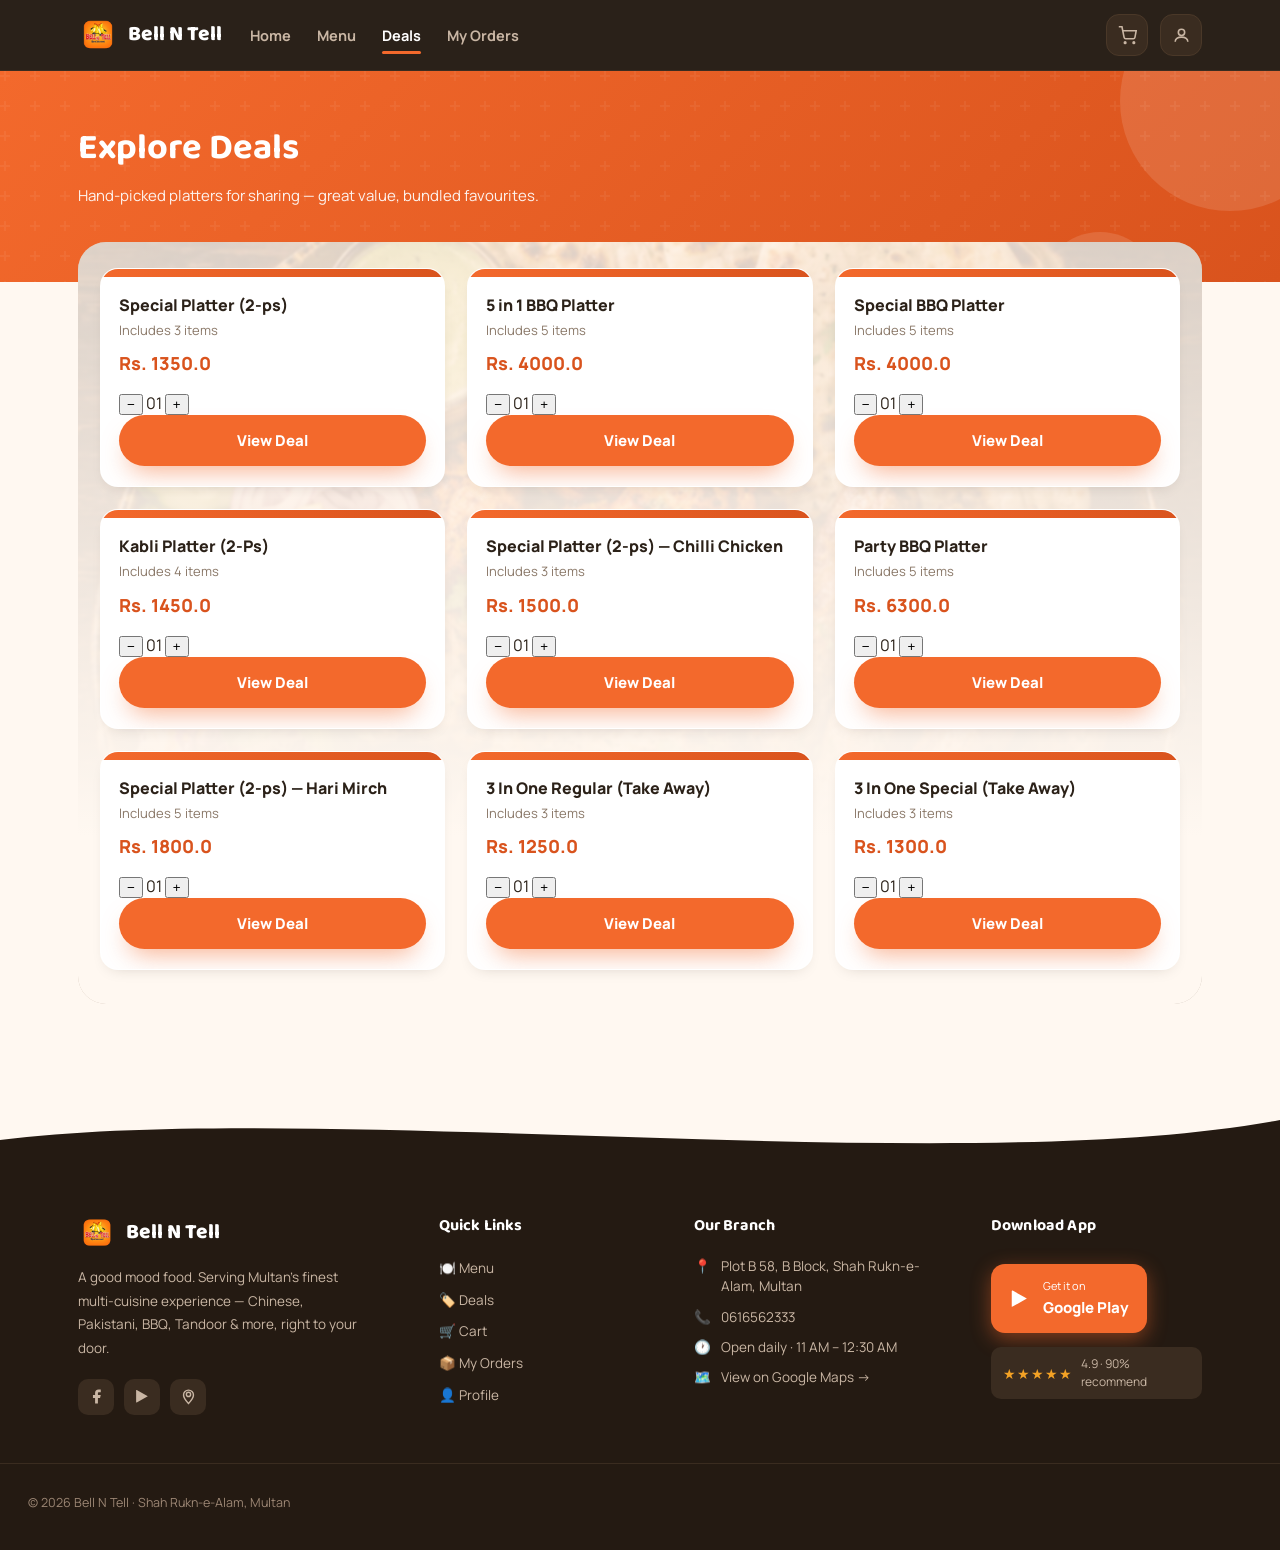
<file: deals.html>
<!DOCTYPE html>
<html lang="en">
<head>
<meta charset="UTF-8">
<meta name="viewport" content="width=device-width, initial-scale=1.0, viewport-fit=cover">
<title>Deals — Bell N Tell</title>
<link rel="icon" href="assets/logo.png">
<link rel="stylesheet" href="style.css">
</head>
<body>

<nav class="navbar">
  <div class="nav-inner">
    <a href="index.html" class="brand"><img src="assets/logo.png" alt="Bell N Tell logo">Bell N Tell</a>
    <button class="nav-toggle" onclick="toggleNav()">
      <svg width="24" height="24" viewBox="0 0 24 24" fill="none" stroke="currentColor" stroke-width="2.4" stroke-linecap="round"><path d="M3 6h18M3 12h18M3 18h18"/></svg>
    </button>
    <ul class="nav-links">
      <li><a href="index.html">Home</a></li>
      <li><a href="menu.html">Menu</a></li>
      <li><a href="deals.html" class="active">Deals</a></li>
      <li><a href="orders.html">My Orders</a></li>
    </ul>
    <div class="nav-actions">
      <a href="cart.html" class="icon-link cart-icon" title="Cart">
        <svg width="19" height="19" viewBox="0 0 24 24" fill="none" stroke="currentColor" stroke-width="2"><circle cx="9" cy="21" r="1"/><circle cx="20" cy="21" r="1"/><path d="M1 1h4l2.7 13.4a2 2 0 0 0 2 1.6h9.7a2 2 0 0 0 2-1.6L23 6H6"/></svg>
        <span class="badge cart-badge" style="display:none;">0</span>
      </a>
      <a href="profile.html" class="icon-link profile-icon" title="Profile">
        <svg width="19" height="19" viewBox="0 0 24 24" fill="none" stroke="currentColor" stroke-width="2"><circle cx="12" cy="8" r="4"/><path d="M4 20c0-4 4-6 8-6s8 2 8 6"/></svg>
      </a>
    </div>
  </div>
</nav>

<header class="page-header">
  <div class="deco" style="width:220px;height:220px; right:-60px; top:-80px;"></div>
  <div class="deco" style="width:120px;height:120px; right:120px; bottom:-70px;"></div>
  <div class="wrap">
    <h1 class="display">Explore Deals</h1>
    <p>Hand-picked platters for sharing — great value, bundled favourites.</p>
  </div>
</header>

<div class="wrap" style="margin-top:-40px; position:relative; z-index:5;">
  <div class="deal-section">
    <div class="deal-grid" id="dealGrid"></div>
  </div>
</div>

<div style="height:60px;"></div>

<div class="footer-top-wave" style="background:var(--cream);">
  <svg viewBox="0 0 1440 60" fill="none" xmlns="http://www.w3.org/2000/svg" preserveAspectRatio="none">
    <path d="M0,40 C360,0 1080,80 1440,20 L1440,60 L0,60 Z" fill="#241A12"/>
  </svg>
</div>
<footer class="footer">
  <div class="wrap">
    <div class="footer-brand-col">
      <div class="brand footer-brand-link"><img src="assets/logo.png" alt="" style="width:38px;height:38px;border-radius:11px;">Bell N Tell</div>
      <p class="footer-tagline">A good mood food. Serving Multan's finest multi-cuisine experience — Chinese, Pakistani, BBQ, Tandoor & more, right to your door.</p>
      <div class="footer-socials">
        <a href="https://www.facebook.com/BellNTellRestaurant/" target="_blank" class="social-icon" title="Facebook"><svg width="17" height="17" viewBox="0 0 24 24" fill="currentColor"><path d="M18 2h-3a5 5 0 0 0-5 5v3H7v4h3v8h4v-8h3l1-4h-4V7a1 1 0 0 1 1-1h3z"/></svg></a>
        <a href="https://play.google.com/store/apps/details?id=com.softwaretechnologies.bellntell" target="_blank" class="social-icon" title="App"><svg width="17" height="17" viewBox="0 0 24 24" fill="currentColor"><path d="M3 20.5v-17c0-.83 1-.83 1.5-.5l15 8.5-15 8.5C3.5 20.5 3 20.5 3 20.5z"/></svg></a>
        <a href="https://maps.app.goo.gl/TEPqBBx1SkArubg39" target="_blank" class="social-icon" title="Maps"><svg width="17" height="17" viewBox="0 0 24 24" fill="none" stroke="currentColor" stroke-width="2"><circle cx="12" cy="9" r="3"/><path d="M12 22s7-7.4 7-12a7 7 0 1 0-14 0c0 4.6 7 12 7 12z"/></svg></a>
      </div>
    </div>
    <div class="footer-col">
      <h4>Quick Links</h4>
      <ul class="footer-links">
        <li><a href="menu.html">🍽️ Menu</a></li>
        <li><a href="deals.html">🏷️ Deals</a></li>
        <li><a href="cart.html">🛒 Cart</a></li>
        <li><a href="orders.html">📦 My Orders</a></li>
        <li><a href="profile.html">👤 Profile</a></li>
      </ul>
    </div>
    <div class="footer-col">
      <h4>Our Branch</h4>
      <div class="footer-address">
        <div class="addr-item"><span>📍</span><span>Plot B 58, B Block, Shah Rukn-e-Alam, Multan</span></div>
        <div class="addr-item"><span>📞</span><a href="tel:0616562333">0616562333</a></div>
        <div class="addr-item"><span>🕐</span><span>Open daily · 11 AM – 12:30 AM</span></div>
        <div class="addr-item"><span>🗺️</span><a href="https://maps.app.goo.gl/TEPqBBx1SkArubg39" target="_blank">View on Google Maps →</a></div>
      </div>
    </div>
    <div class="footer-col">
      <h4>Download App</h4>
      <a href="https://play.google.com/store/apps/details?id=com.softwaretechnologies.bellntell" target="_blank" class="gplay-btn">
        <svg width="22" height="22" viewBox="0 0 24 24" fill="currentColor"><path d="M3 20.5v-17c0-.83 1-.83 1.5-.5l15 8.5-15 8.5C3.5 20.5 3 20.5 3 20.5z"/></svg>
        <div><span style="font-size:11px;display:block;opacity:.75;">Get it on</span><span style="font-size:15px;font-weight:800;">Google Play</span></div>
      </a>
      <div class="footer-rating-badge"><span class="stars-sm">★★★★★</span><span>4.9 · 90% recommend</span></div>
    </div>
  </div>
  <div class="bottom">
    <span>© 2026 Bell N Tell · Shah Rukn-e-Alam, Multan</span>
    <button class="scroll-top-btn" id="scrollTopBtn" onclick="window.scrollTo({top:0,behavior:'smooth'})" title="Back to top">
      <svg viewBox="0 0 24 24" fill="none" stroke="currentColor" stroke-width="2.5"><path d="M18 15l-6-6-6 6"/></svg>
    </button>
  </div>
</footer>


<div class="modal-overlay" id="dealModal">
  <div class="modal-box" id="dealModalBody"></div>
</div>

<script src="app.js"></script>
<script>
// Per-deal quantities tracked by index
const dealQtys = {};
function getDealQty(i){ return dealQtys[i] || 1; }

function changeDealQty(i, delta){
  const next = Math.max(1, getDealQty(i) + delta);
  dealQtys[i] = next;
  const valEl = document.getElementById('dqv-' + i);
  if(valEl) valEl.textContent = String(next).padStart(2,'0');
}

function renderDeals(){
  const el = document.getElementById('dealGrid');
  el.innerHTML = DEALS.map((d,i)=>`
    <div class="deal-card">
      <div class="top-accent"></div>
      <div class="body">
        <div class="name">${d.n}</div>
        <div class="inc">Includes ${(d.items||[]).length} items</div>
        <div class="price">Rs. ${d.p}.0</div>
        <div class="deal-counter-row">
          <button class="deal-qty-btn minus" onclick="changeDealQty(${i},-1)" aria-label="Decrease">−</button>
          <span class="deal-qty-val" id="dqv-${i}">01</span>
          <button class="deal-qty-btn plus" onclick="changeDealQty(${i},1)" aria-label="Increase">+</button>
        </div>
        <button class="btn btn-primary btn-block" onclick="openDealModal(${i})">View Deal</button>
      </div>
    </div>`).join('');
}

function openDealModal(i){
  const d = DEALS[i];
  const qty = getDealQty(i);
  document.getElementById('dealModalBody').innerHTML = `
    <button class="modal-close-btn" onclick="closeDealModal()" title="Close">✕</button>
    <div class="modal-deal-name">${d.n}</div>
    <div class="modal-deal-price">Rs. ${d.p}.0</div>
    <div class="modal-includes-label">Includes:</div>
    <ul class="modal-items-list">
      ${(d.items||[]).map(item=>`<li>${item}</li>`).join('')}
    </ul>
    <button class="btn btn-primary btn-block modal-atc-btn" id="modalAtcBtn" onclick="addDealToCartModal(${i})">
      Add to Cart (x${qty})
    </button>
  `;
  document.getElementById('dealModal').classList.add('active');
}

function closeDealModal(){
  document.getElementById('dealModal').classList.remove('active');
}

function addDealToCartModal(i){
  const d = DEALS[i];
  const qty = getDealQty(i);
  addToCart('deal::'+d.n, d.n, d.p, qty);
  // Flash button then close
  const btn = document.getElementById('modalAtcBtn');
  if(btn){ btn.textContent = '✓ Added!'; btn.style.background='var(--green)'; }
  setTimeout(closeDealModal, 700);
}

// Close on backdrop click
document.getElementById('dealModal').addEventListener('click', function(e){
  if(e.target === this) closeDealModal();
});

renderDeals();
</script>
</body>
</html>
</file>
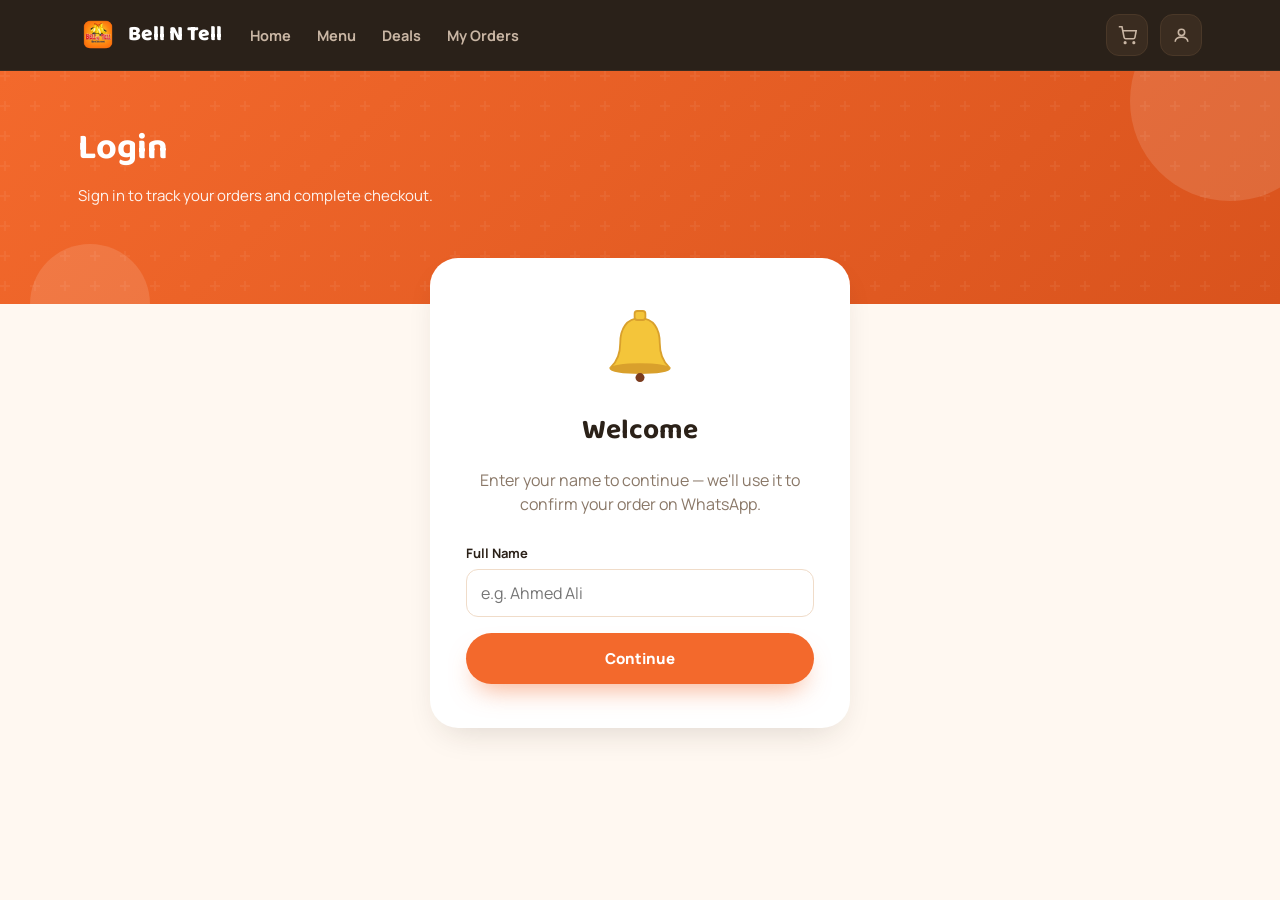
<file: login.html>
<!DOCTYPE html>
<html lang="en">
<head>
<meta charset="UTF-8">
<meta name="viewport" content="width=device-width, initial-scale=1.0, viewport-fit=cover">
<title>Login — Bell N Tell</title>
<link rel="icon" href="assets/logo.png">
<link rel="stylesheet" href="style.css">
</head>
<body>

<nav class="navbar">
  <div class="nav-inner">
    <a href="index.html" class="brand"><img src="assets/logo.png" alt="Bell N Tell logo">Bell N Tell</a>
    <button class="nav-toggle" onclick="toggleNav()">
      <svg width="24" height="24" viewBox="0 0 24 24" fill="none" stroke="currentColor" stroke-width="2.4" stroke-linecap="round"><path d="M3 6h18M3 12h18M3 18h18"/></svg>
    </button>
    <ul class="nav-links">
      <li><a href="index.html">Home</a></li>
      <li><a href="menu.html">Menu</a></li>
      <li><a href="deals.html">Deals</a></li>
      <li><a href="orders.html">My Orders</a></li>
    </ul>
    <div class="nav-actions">
      <a href="cart.html" class="icon-link cart-icon" title="Cart">
        <svg width="19" height="19" viewBox="0 0 24 24" fill="none" stroke="currentColor" stroke-width="2"><circle cx="9" cy="21" r="1"/><circle cx="20" cy="21" r="1"/><path d="M1 1h4l2.7 13.4a2 2 0 0 0 2 1.6h9.7a2 2 0 0 0 2-1.6L23 6H6"/></svg>
        <span class="badge cart-badge" style="display:none;">0</span>
      </a>
      <a href="profile.html" class="icon-link profile-icon" title="Profile">
        <svg width="19" height="19" viewBox="0 0 24 24" fill="none" stroke="currentColor" stroke-width="2"><circle cx="12" cy="8" r="4"/><path d="M4 20c0-4 4-6 8-6s8 2 8 6"/></svg>
      </a>
    </div>
  </div>
</nav>

<header class="page-header" style="padding-bottom:96px;">
  <div class="deco" style="width:200px;height:200px; right:-50px; top:-70px;"></div>
  <div class="deco" style="width:120px;height:120px; left:30px; bottom:-60px;"></div>
  <div class="wrap"><h1 class="display">Login</h1><p>Sign in to track your orders and complete checkout.</p></div>
</header>

<div class="wrap">
  <div class="auth-card">
    <img class="mark" src="assets/bell-mark.svg" alt="">
    <h1 class="display">Welcome</h1>
    <p class="sub">Enter your name to continue — we'll use it to confirm your order on WhatsApp.</p>
    <div style="display:flex;flex-direction:column;gap:6px;text-align:left;margin-top:18px;">
      <label style="font-size:13px;font-weight:700;color:var(--ink);">Full Name</label>
      <input type="text" id="loginNameInput" placeholder="e.g. Ahmed Ali" style="border:1.5px solid var(--line);border-radius:12px;padding:12px 14px;font-size:16px;font-family:'Manrope',sans-serif;outline:none;transition:border-color .2s;" onfocus="this.style.borderColor='var(--orange)'" onblur="this.style.borderColor='var(--line)'">
    </div>
    <button class="btn btn-primary btn-block" style="margin-top:16px;" onclick="submitLogin()">Continue</button>
  </div>
</div>

<div style="height:70px;"></div>

<script src="app.js"></script>
<script>
function submitLogin(){
  const input = document.getElementById('loginNameInput');
  const name = input.value.trim();
  if(!name){ input.style.borderColor='var(--red)'; input.focus(); return; }
  setUser({name});
  showToast('Welcome, '+name+'!');
  setTimeout(afterAuthRedirect, 400);
}
function afterAuthRedirect(){
  const redirect = DB.get('redirect', null);
  DB.set('redirect', null);
  if(redirect){ location.href = redirect; return; }
  if(!getDelivery()){ location.href = 'location.html'; return; }
  location.href = 'menu.html';
}
// Allow Enter key to submit
document.getElementById('loginNameInput').addEventListener('keydown', function(e){
  if(e.key === 'Enter') submitLogin();
});
</script>
</body>
</html>
</file>
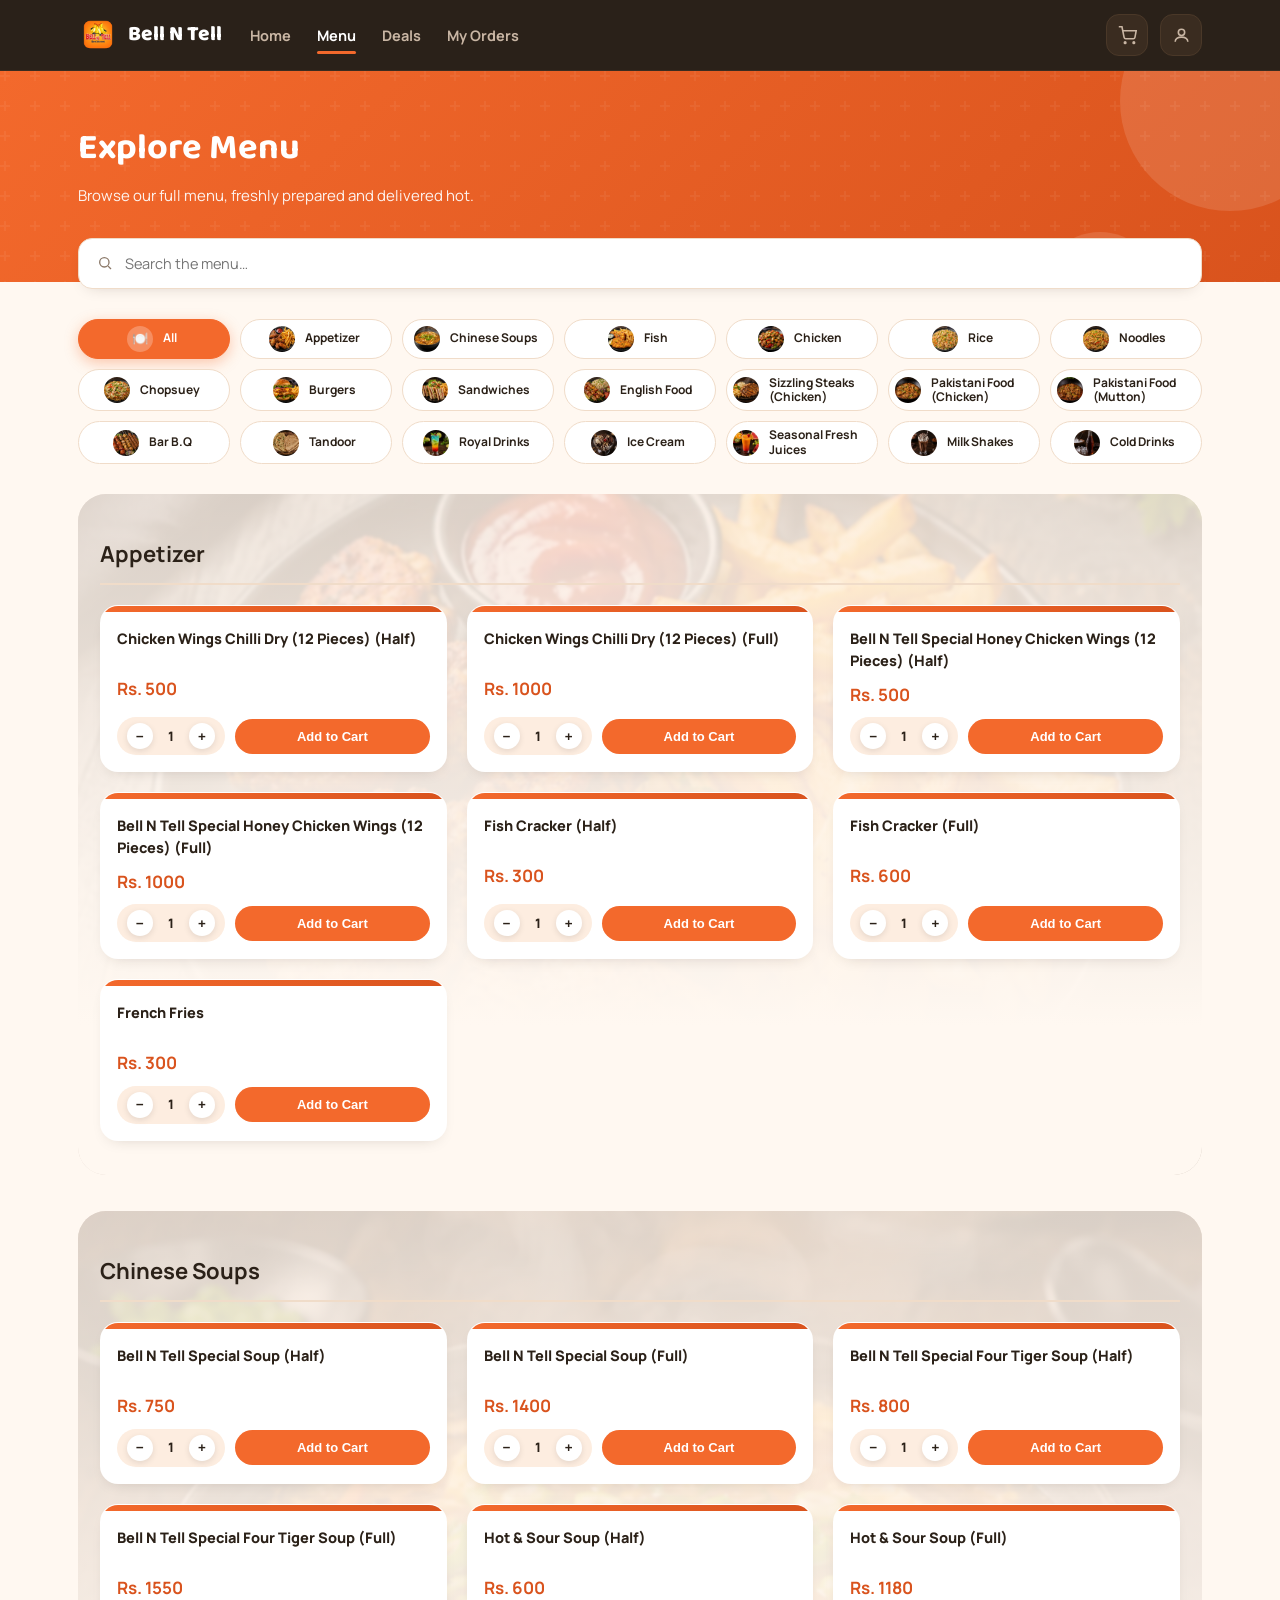
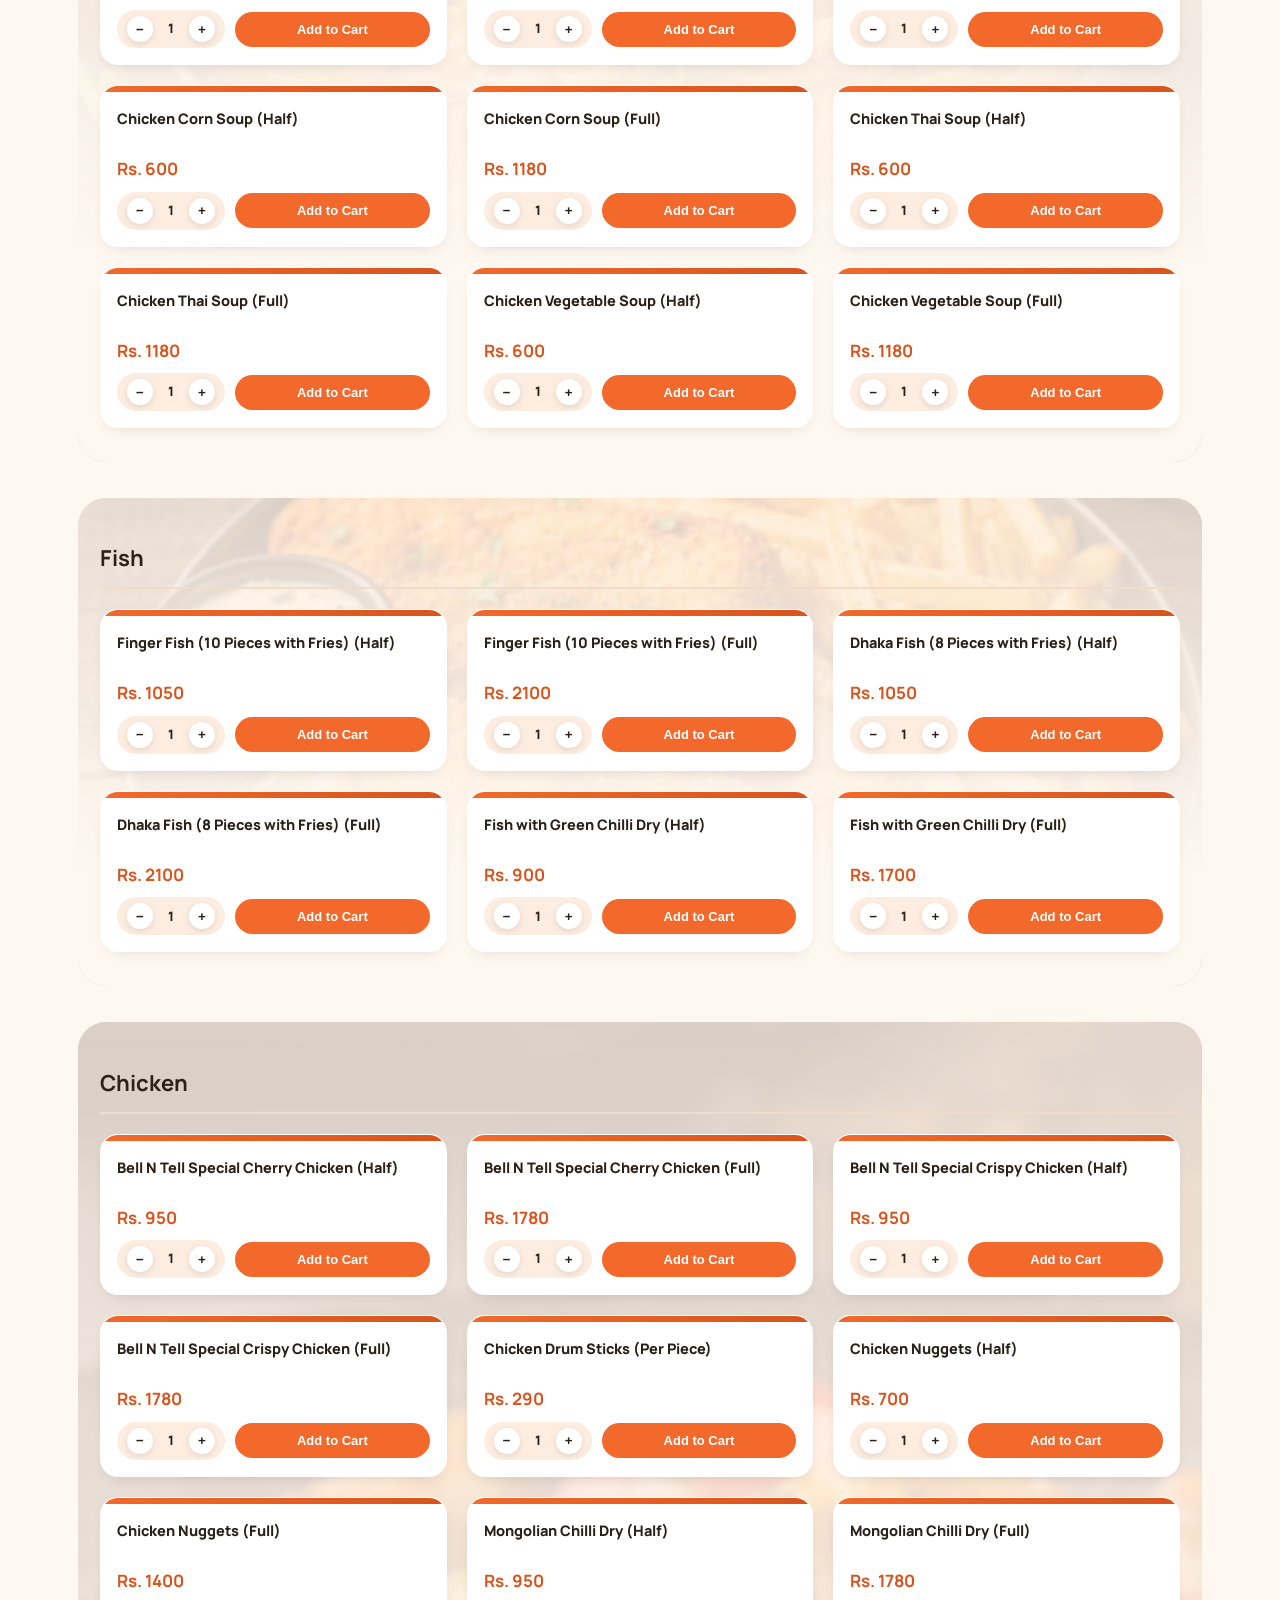
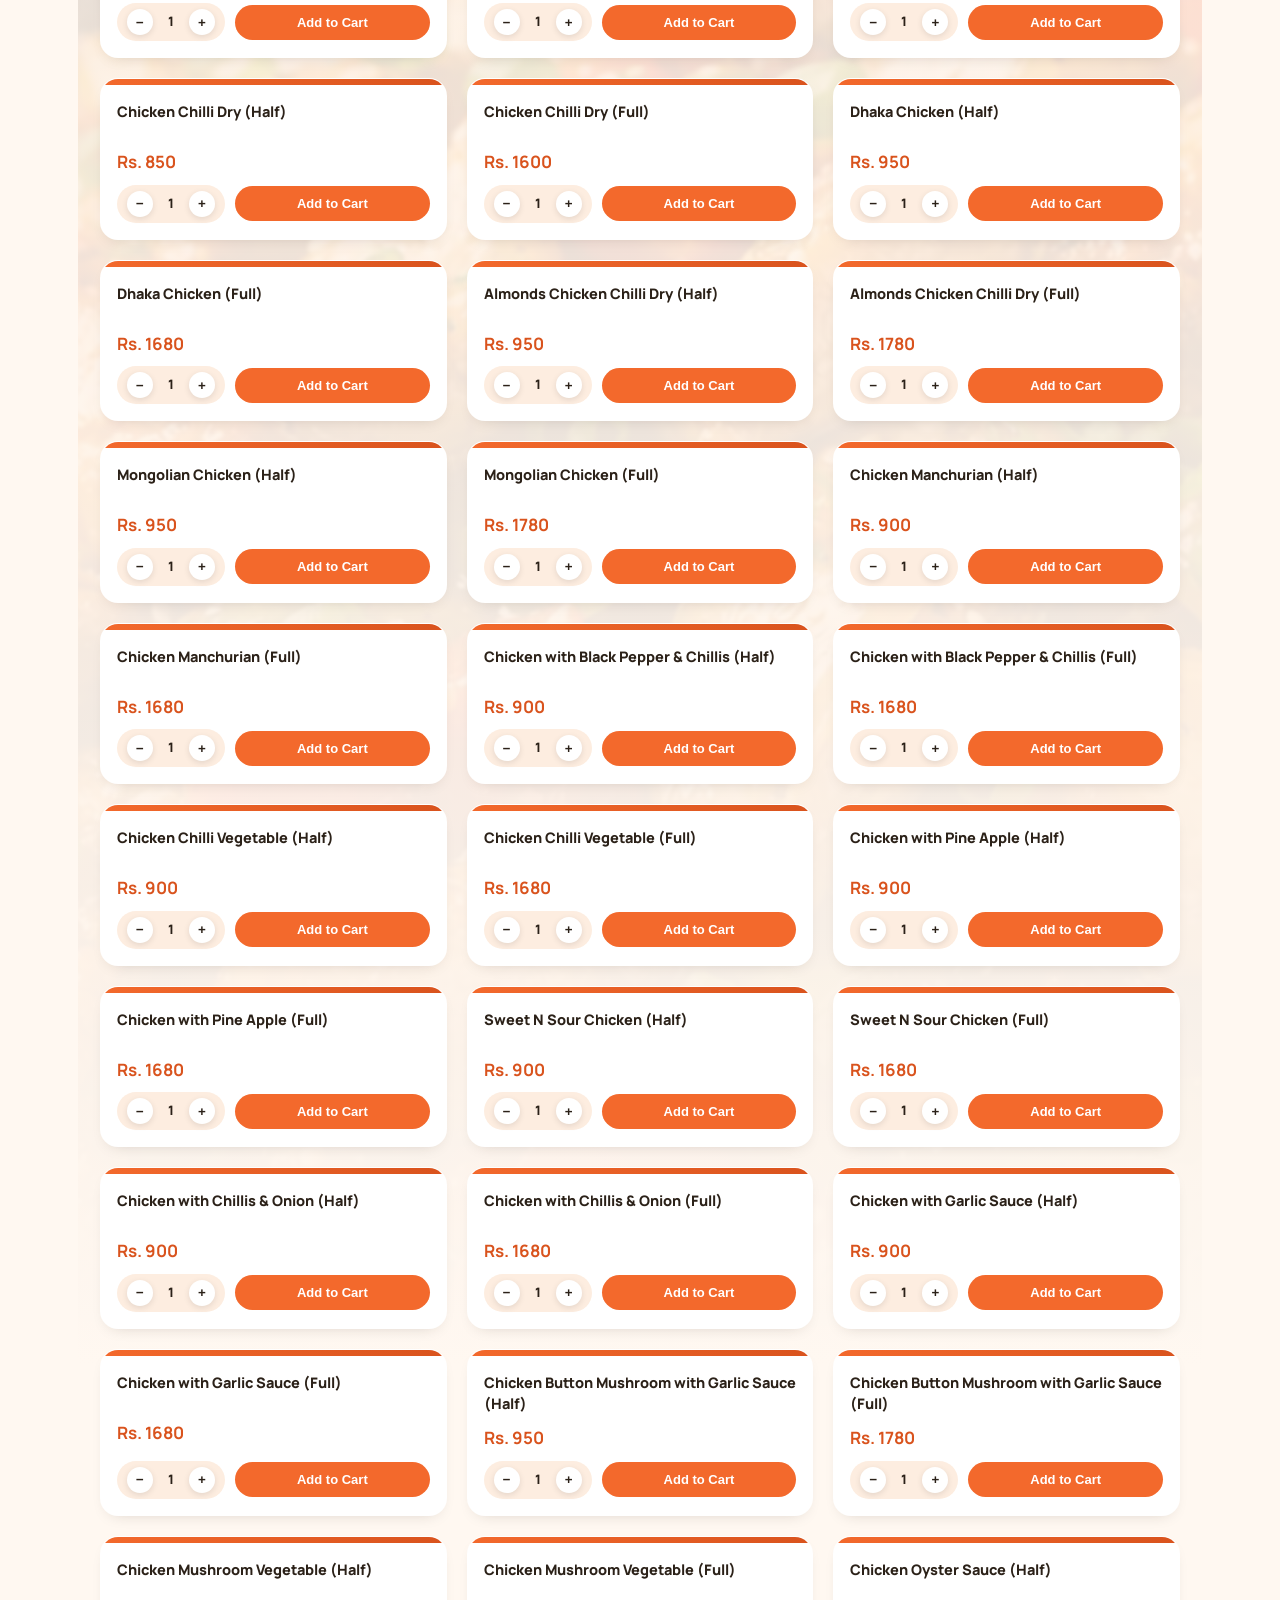
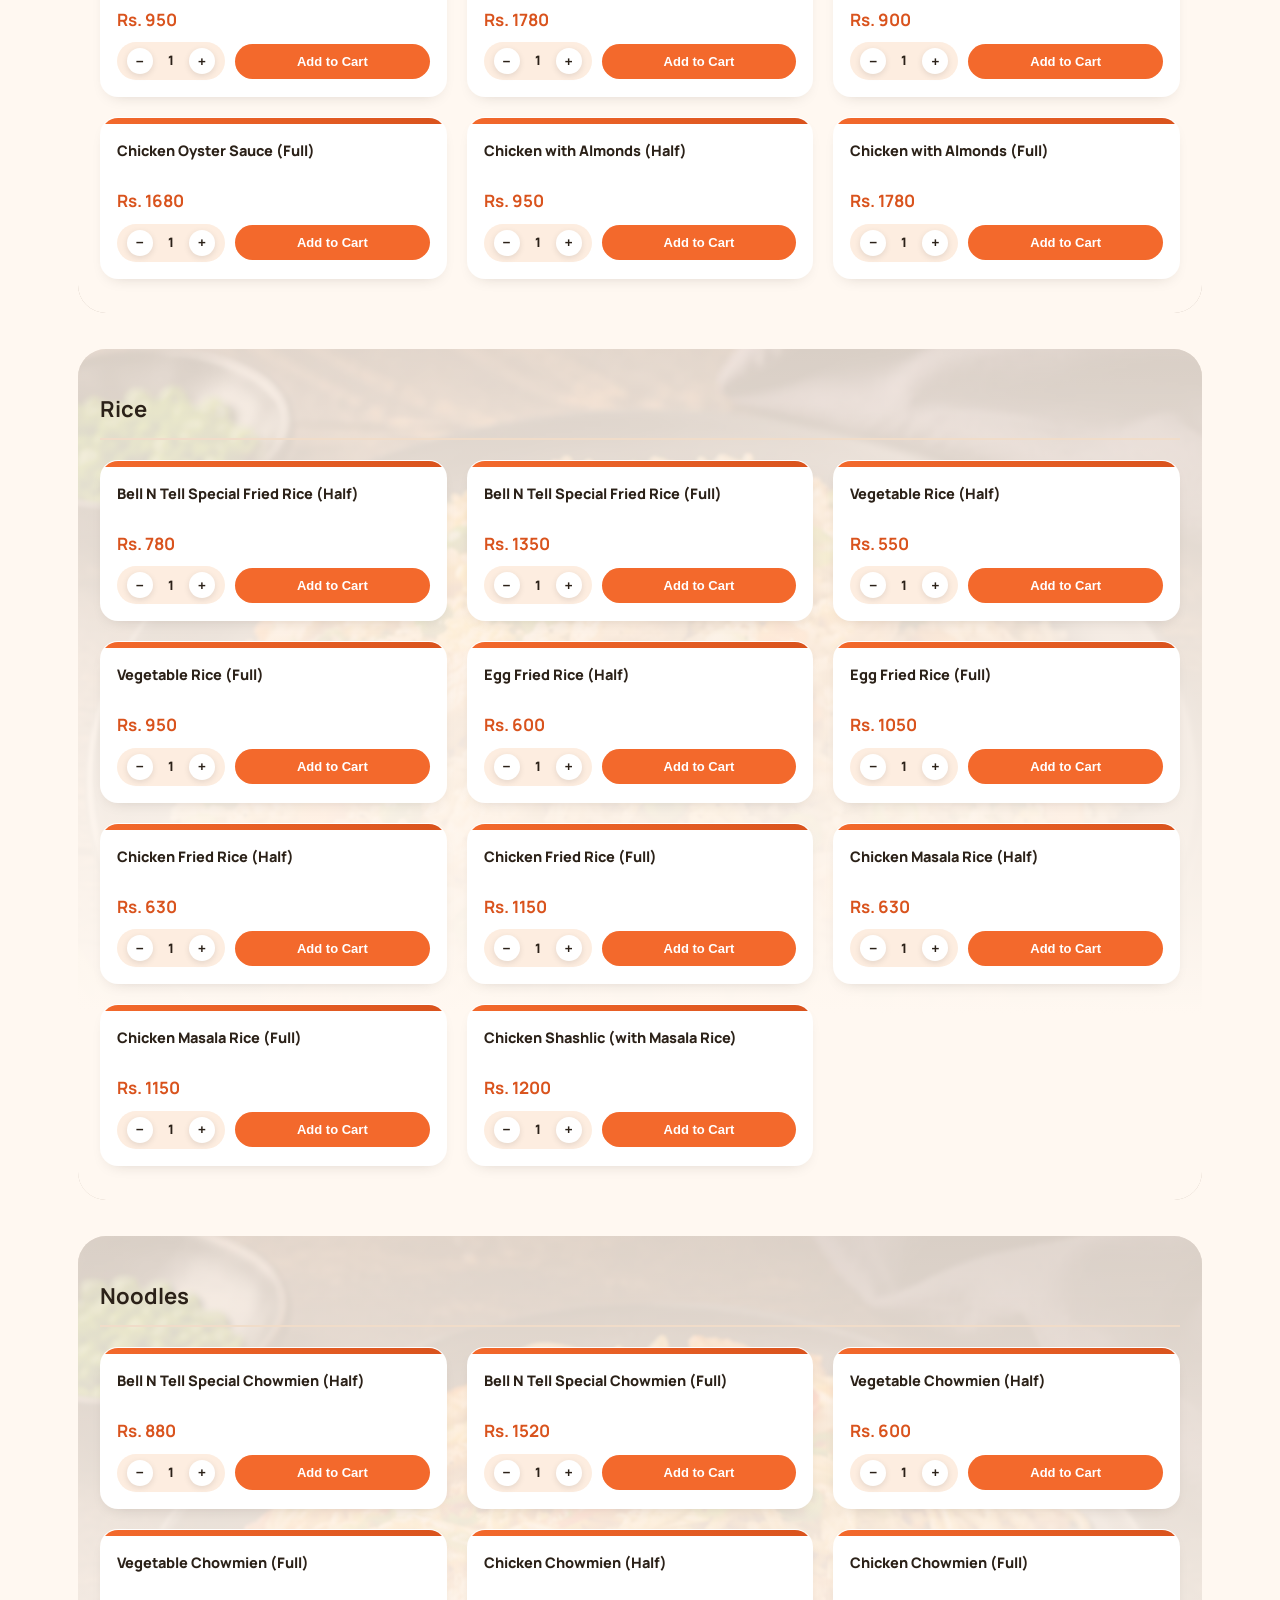
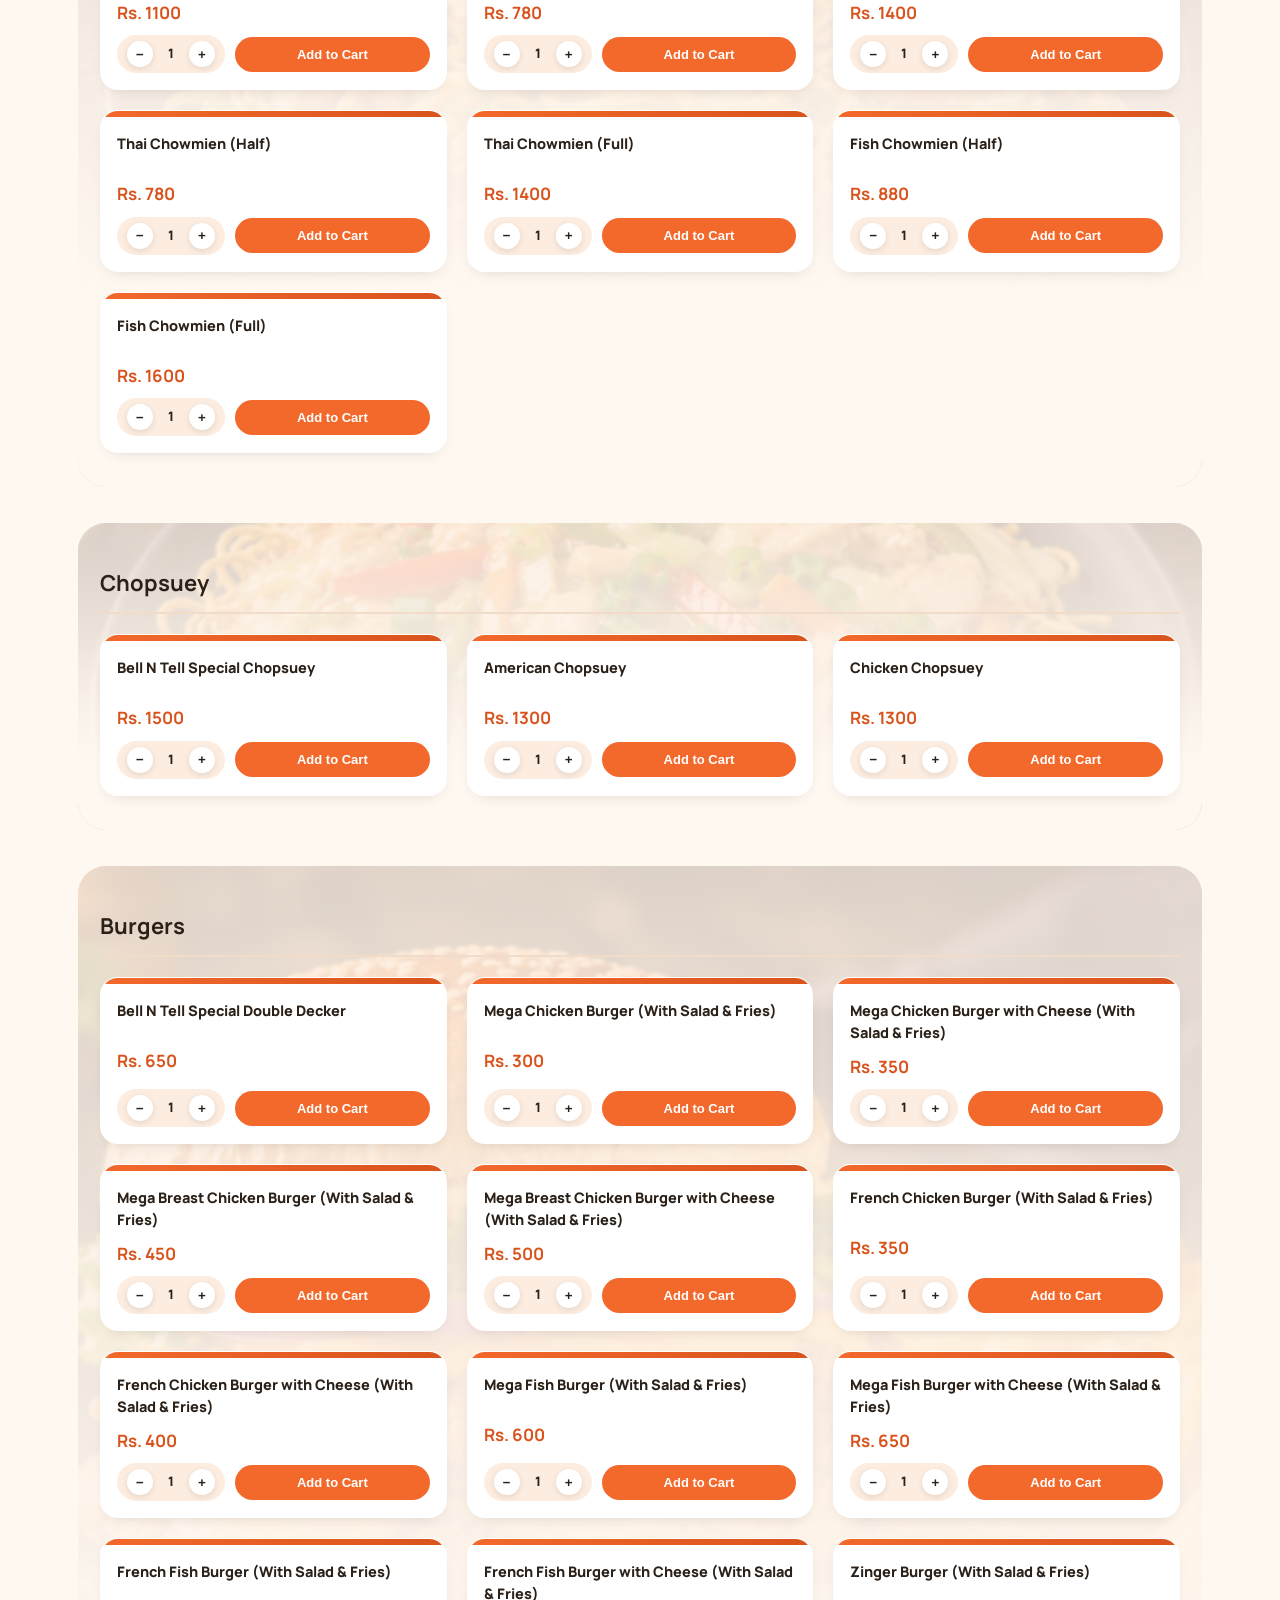
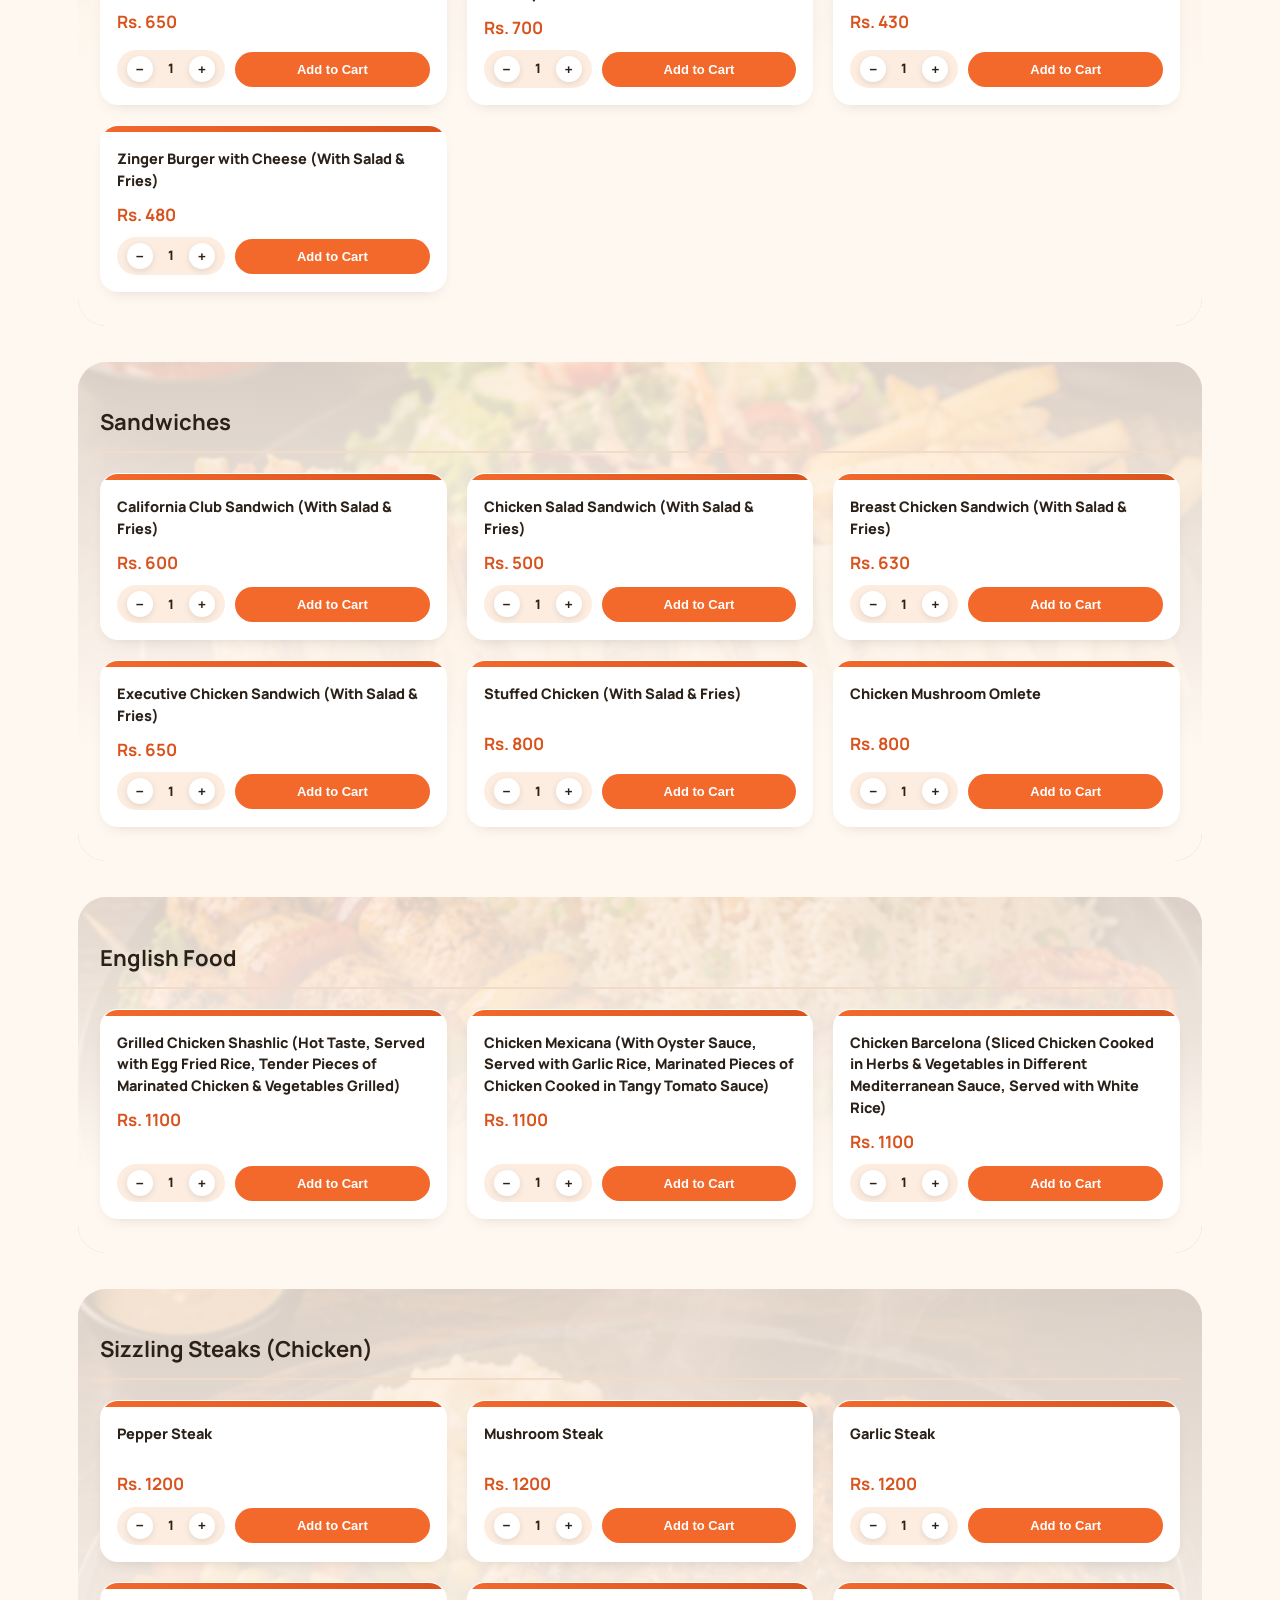
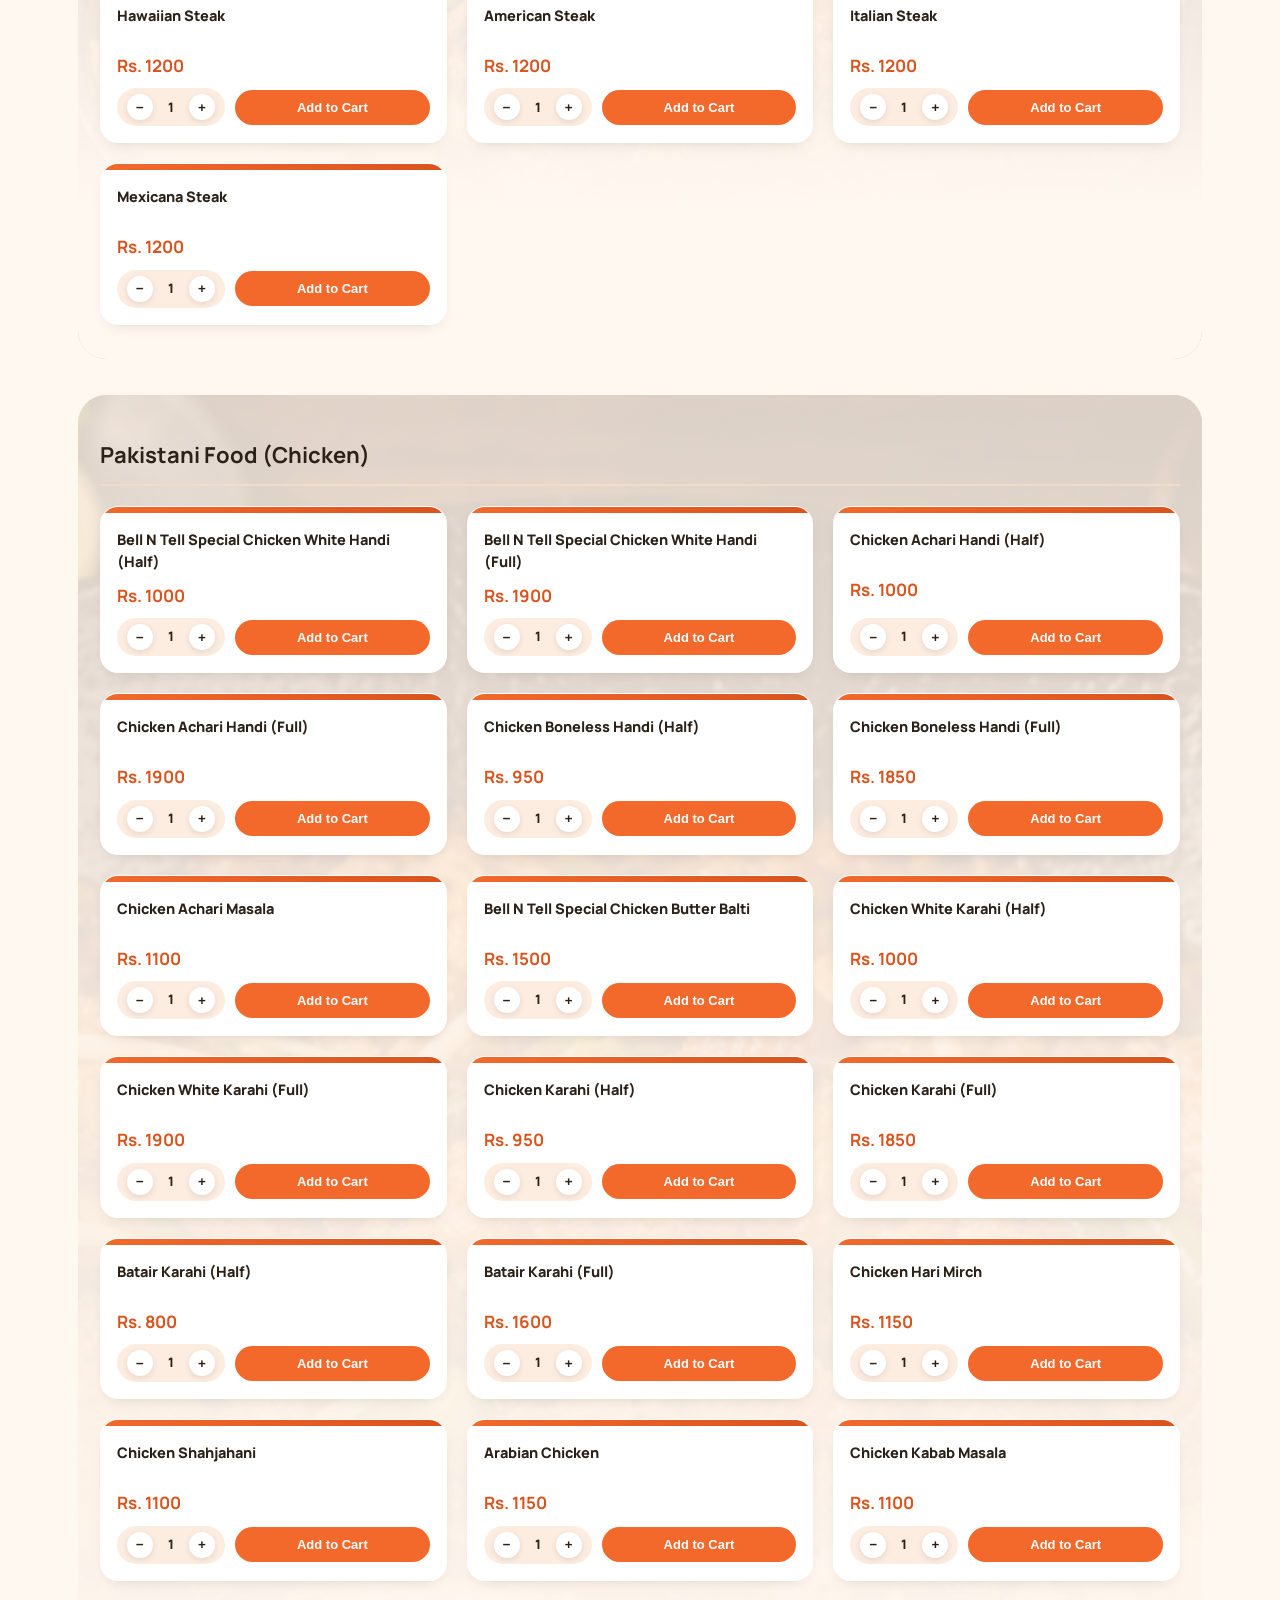
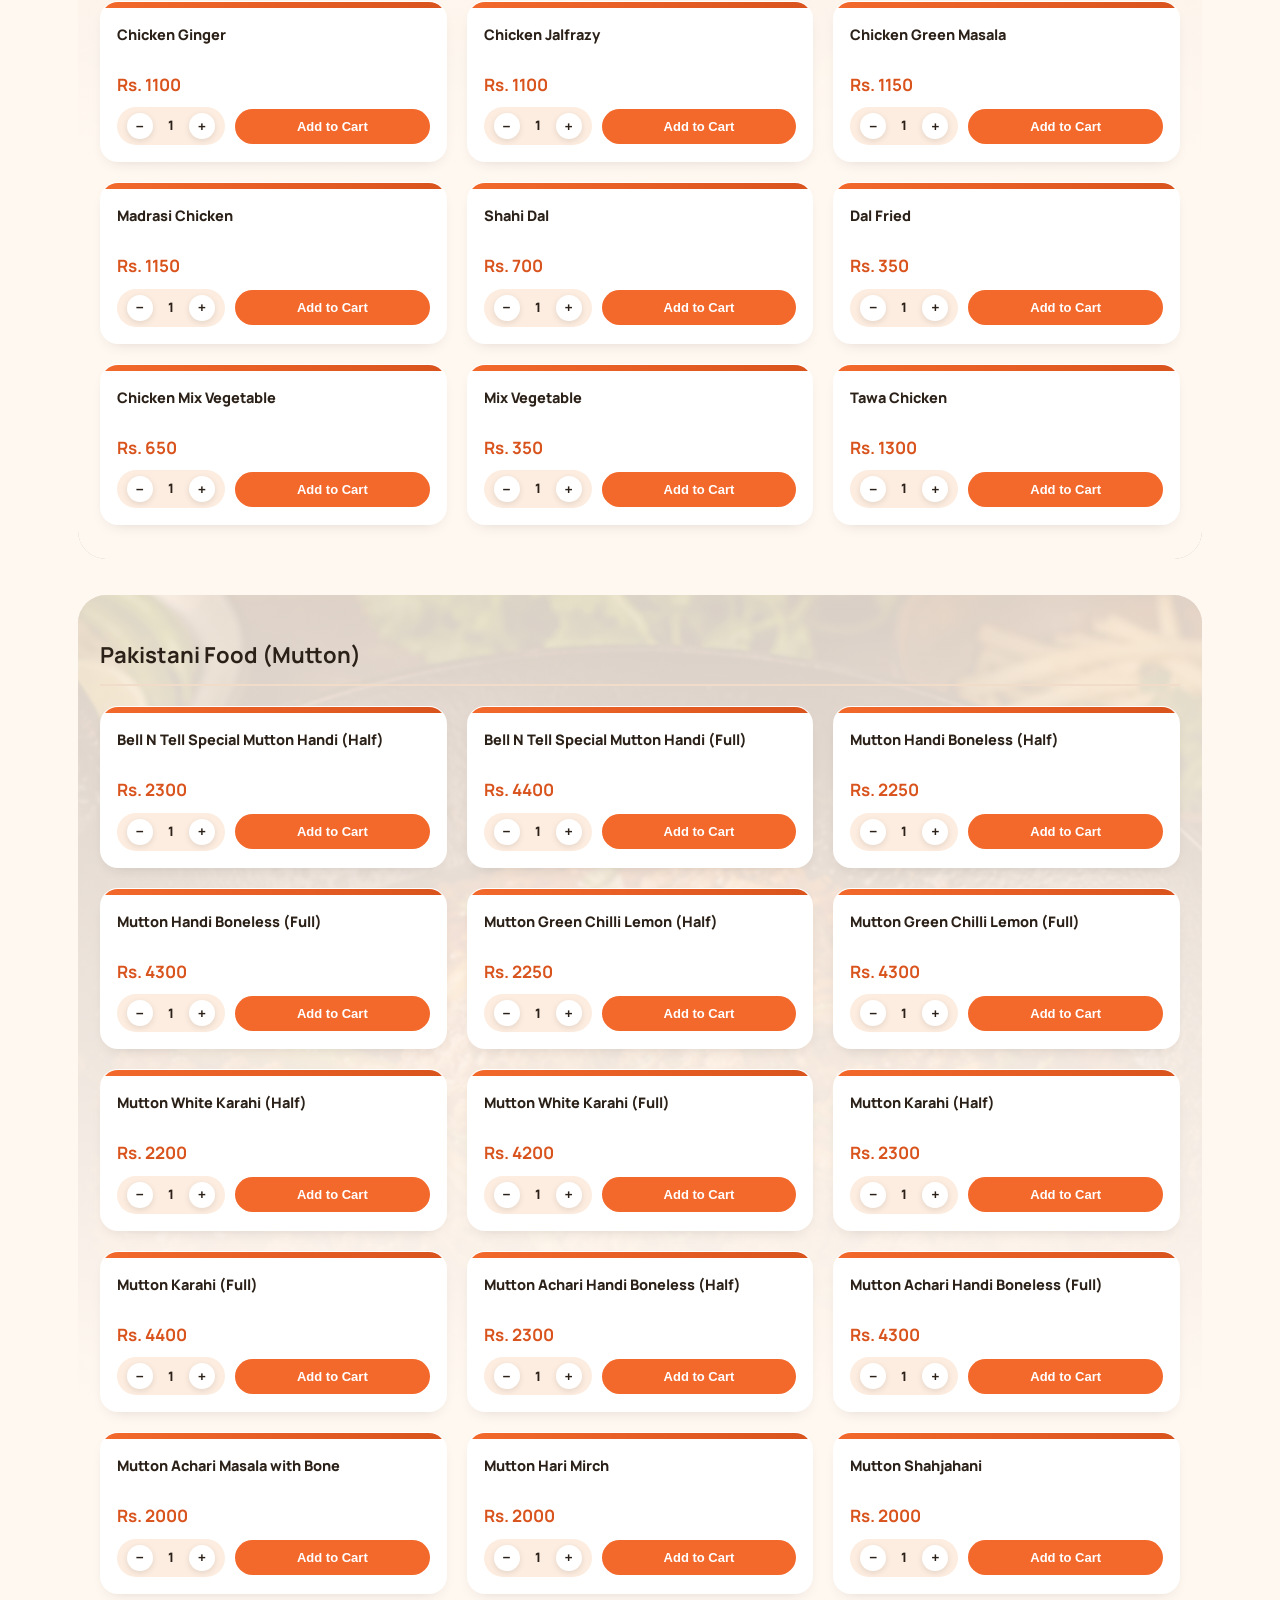
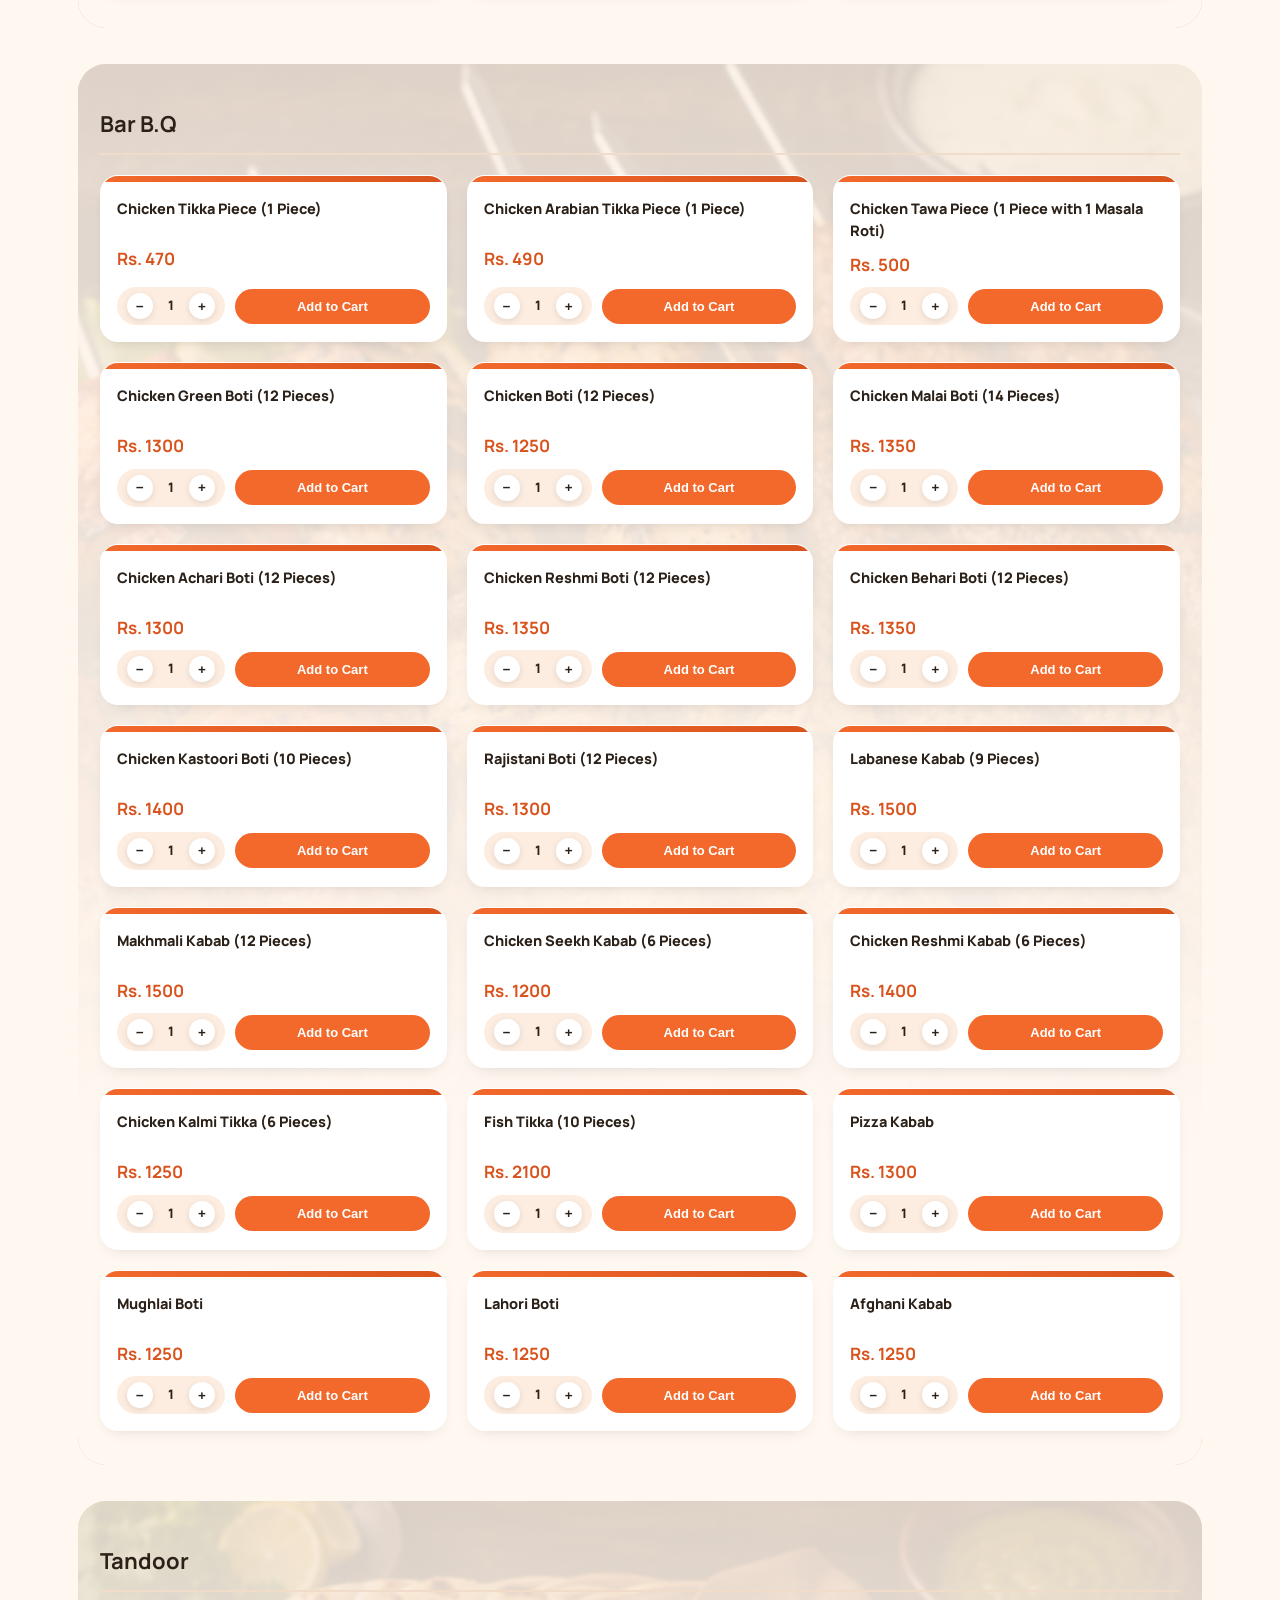
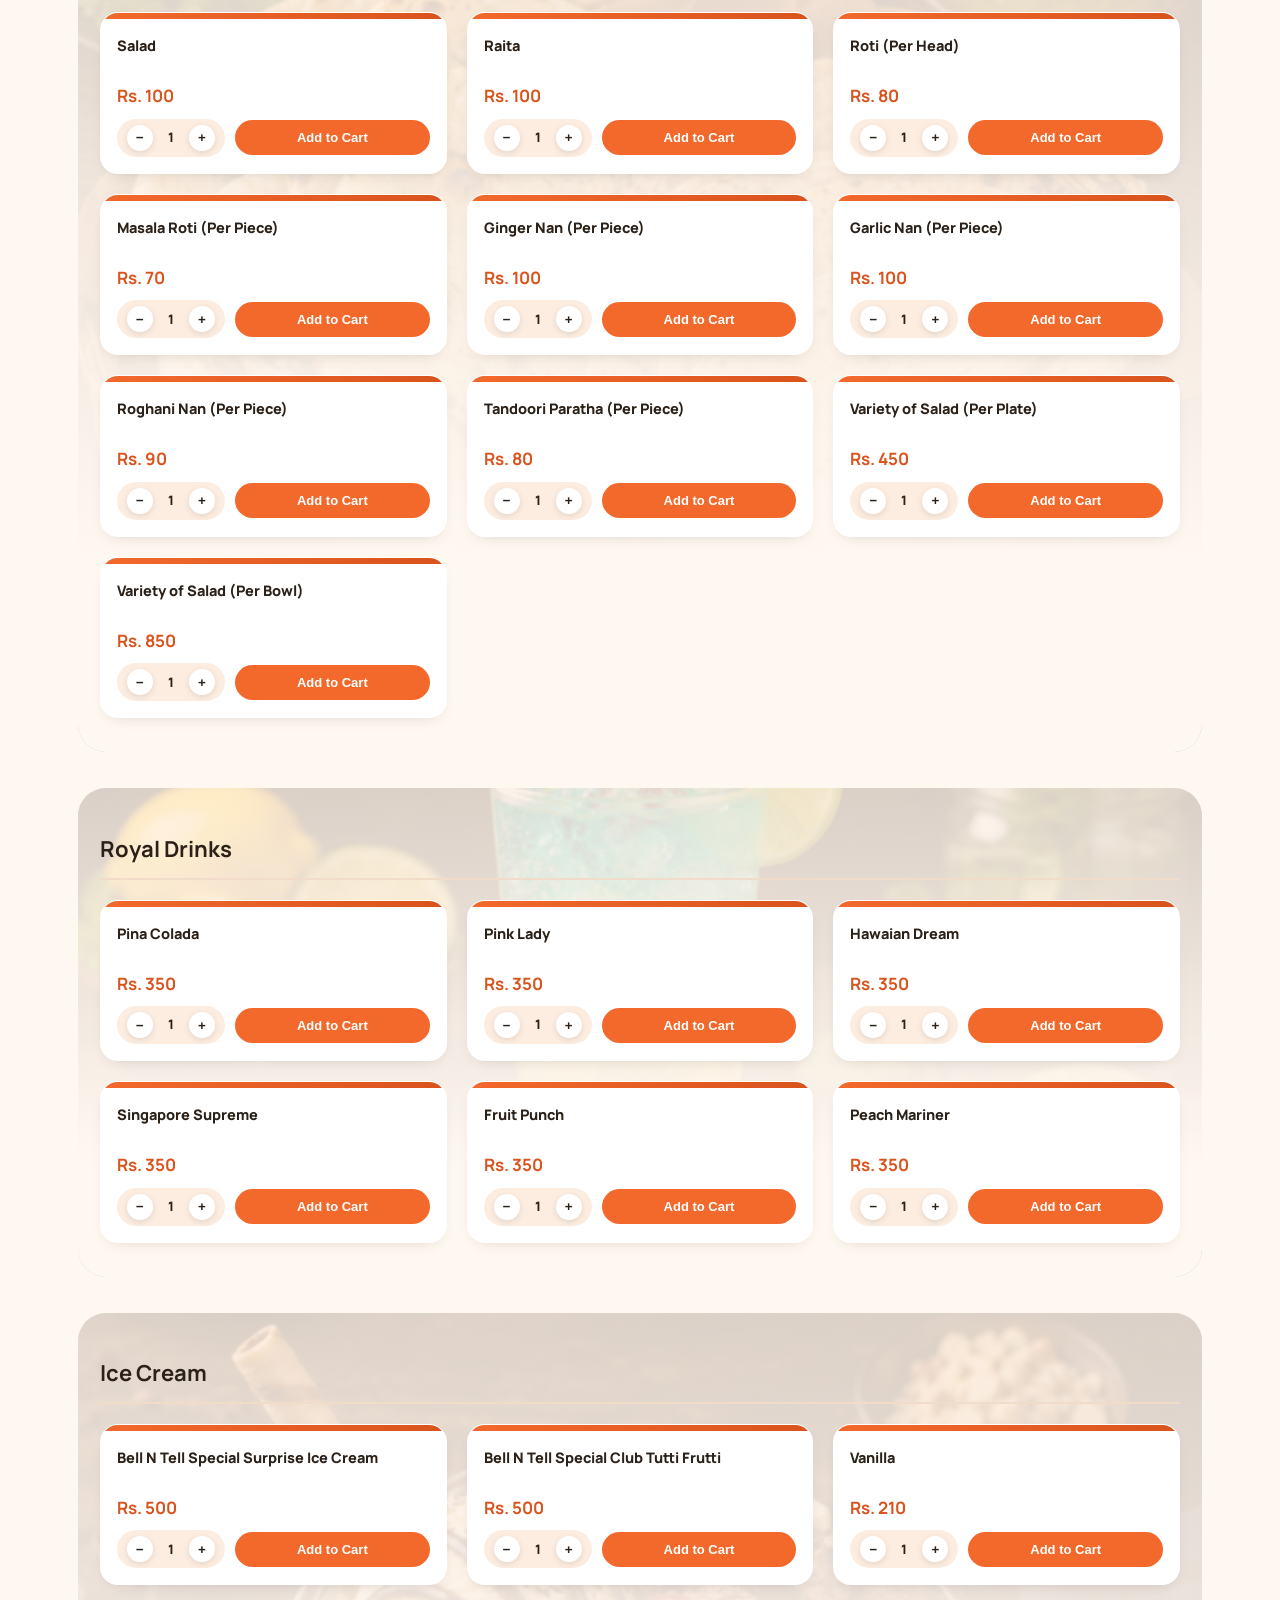
<file: menu.html>
<!DOCTYPE html>
<html lang="en">
<head>
<meta charset="UTF-8">
<meta name="viewport" content="width=device-width, initial-scale=1.0, viewport-fit=cover">
<title>Menu — Bell N Tell</title>
<link rel="icon" href="assets/logo.png">
<link rel="stylesheet" href="style.css">
</head>
<body>

<nav class="navbar">
  <div class="nav-inner">
    <a href="index.html" class="brand"><img src="assets/logo.png" alt="Bell N Tell logo">Bell N Tell</a>
    <button class="nav-toggle" onclick="toggleNav()">
      <svg width="24" height="24" viewBox="0 0 24 24" fill="none" stroke="currentColor" stroke-width="2.4" stroke-linecap="round"><path d="M3 6h18M3 12h18M3 18h18"/></svg>
    </button>
    <ul class="nav-links">
      <li><a href="index.html">Home</a></li>
      <li><a href="menu.html" class="active">Menu</a></li>
      <li><a href="deals.html">Deals</a></li>
      <li><a href="orders.html">My Orders</a></li>
    </ul>
    <div class="nav-actions">
      <a href="cart.html" class="icon-link cart-icon" title="Cart">
        <svg width="19" height="19" viewBox="0 0 24 24" fill="none" stroke="currentColor" stroke-width="2"><circle cx="9" cy="21" r="1"/><circle cx="20" cy="21" r="1"/><path d="M1 1h4l2.7 13.4a2 2 0 0 0 2 1.6h9.7a2 2 0 0 0 2-1.6L23 6H6"/></svg>
        <span class="badge cart-badge" style="display:none;">0</span>
      </a>
      <a href="profile.html" class="icon-link profile-icon" title="Profile">
        <svg width="19" height="19" viewBox="0 0 24 24" fill="none" stroke="currentColor" stroke-width="2"><circle cx="12" cy="8" r="4"/><path d="M4 20c0-4 4-6 8-6s8 2 8 6"/></svg>
      </a>
    </div>
  </div>
</nav>

<header class="page-header">
  <div class="deco" style="width:220px;height:220px; right:-60px; top:-80px;"></div>
  <div class="deco" style="width:120px;height:120px; right:120px; bottom:-70px;"></div>
  <div class="wrap">
    <h1 class="display">Explore Menu</h1>
    <p>Browse our full menu, freshly prepared and delivered hot.</p>
  </div>
</header>

<div class="wrap">
  <div class="menu-toolbar">
    <div class="search-box">
      <svg width="16" height="16" viewBox="0 0 24 24" fill="none" stroke="currentColor" stroke-width="2"><circle cx="11" cy="11" r="7"/><path d="M21 21l-4.3-4.3"/></svg>
      <input type="text" id="searchInput" placeholder="Search the menu…" oninput="renderMenu()">
    </div>
  </div>

  <div class="cat-pillbar" id="catPillbar"></div>

  <div id="menuSections"></div>
</div>

<div class="footer-top-wave" style="background:var(--cream);">
  <svg viewBox="0 0 1440 60" fill="none" xmlns="http://www.w3.org/2000/svg" preserveAspectRatio="none">
    <path d="M0,40 C360,0 1080,80 1440,20 L1440,60 L0,60 Z" fill="#241A12"/>
  </svg>
</div>
<footer class="footer">
  <div class="wrap">
    <div class="footer-brand-col">
      <div class="brand footer-brand-link"><img src="assets/logo.png" alt="" style="width:38px;height:38px;border-radius:11px;">Bell N Tell</div>
      <p class="footer-tagline">A good mood food. Serving Multan's finest multi-cuisine experience — Chinese, Pakistani, BBQ, Tandoor & more, right to your door.</p>
      <div class="footer-socials">
        <a href="https://www.facebook.com/BellNTellRestaurant/" target="_blank" class="social-icon" title="Facebook"><svg width="17" height="17" viewBox="0 0 24 24" fill="currentColor"><path d="M18 2h-3a5 5 0 0 0-5 5v3H7v4h3v8h4v-8h3l1-4h-4V7a1 1 0 0 1 1-1h3z"/></svg></a>
        <a href="https://play.google.com/store/apps/details?id=com.softwaretechnologies.bellntell" target="_blank" class="social-icon" title="App"><svg width="17" height="17" viewBox="0 0 24 24" fill="currentColor"><path d="M3 20.5v-17c0-.83 1-.83 1.5-.5l15 8.5-15 8.5C3.5 20.5 3 20.5 3 20.5z"/></svg></a>
        <a href="https://maps.app.goo.gl/TEPqBBx1SkArubg39" target="_blank" class="social-icon" title="Maps"><svg width="17" height="17" viewBox="0 0 24 24" fill="none" stroke="currentColor" stroke-width="2"><circle cx="12" cy="9" r="3"/><path d="M12 22s7-7.4 7-12a7 7 0 1 0-14 0c0 4.6 7 12 7 12z"/></svg></a>
      </div>
    </div>
    <div class="footer-col">
      <h4>Quick Links</h4>
      <ul class="footer-links">
        <li><a href="menu.html">🍽️ Menu</a></li>
        <li><a href="deals.html">🏷️ Deals</a></li>
        <li><a href="cart.html">🛒 Cart</a></li>
        <li><a href="orders.html">📦 My Orders</a></li>
        <li><a href="profile.html">👤 Profile</a></li>
      </ul>
    </div>
    <div class="footer-col">
      <h4>Our Branch</h4>
      <div class="footer-address">
        <div class="addr-item"><span>📍</span><span>Plot B 58, B Block, Shah Rukn-e-Alam, Multan</span></div>
        <div class="addr-item"><span>📞</span><a href="tel:0616562333">0616562333</a></div>
        <div class="addr-item"><span>🕐</span><span>Open daily · 11 AM – 12:30 AM</span></div>
        <div class="addr-item"><span>🗺️</span><a href="https://maps.app.goo.gl/TEPqBBx1SkArubg39" target="_blank">View on Google Maps →</a></div>
      </div>
    </div>
    <div class="footer-col">
      <h4>Download App</h4>
      <a href="https://play.google.com/store/apps/details?id=com.softwaretechnologies.bellntell" target="_blank" class="gplay-btn">
        <svg width="22" height="22" viewBox="0 0 24 24" fill="currentColor"><path d="M3 20.5v-17c0-.83 1-.83 1.5-.5l15 8.5-15 8.5C3.5 20.5 3 20.5 3 20.5z"/></svg>
        <div><span style="font-size:11px;display:block;opacity:.75;">Get it on</span><span style="font-size:15px;font-weight:800;">Google Play</span></div>
      </a>
      <div class="footer-rating-badge"><span class="stars-sm">★★★★★</span><span>4.9 · 90% recommend</span></div>
    </div>
  </div>
  <div class="bottom">
    <span>© 2026 Bell N Tell · Shah Rukn-e-Alam, Multan</span>
    <button class="scroll-top-btn" id="scrollTopBtn" onclick="window.scrollTo({top:0,behavior:'smooth'})" title="Back to top">
      <svg viewBox="0 0 24 24" fill="none" stroke="currentColor" stroke-width="2.5"><path d="M18 15l-6-6-6 6"/></svg>
    </button>
  </div>
</footer>


<script src="app.js"></script>
<script>
let activeCat = 'all';

function renderPillbar(){
  const el = document.getElementById('catPillbar');
  let html = `<div class="cat-pill ${activeCat==='all'?'active':''}" onclick="setCat('all')"><span class="cat-pill-ico">🍽️</span>All</div>`;
  html += CATS.map(c=>`<div class="cat-pill ${activeCat===c.id?'active':''}" onclick="setCat('${c.id}')"><span class="cat-pill-ico"><img src="assets/cat-${c.id}.webp" alt=""></span>${c.name}</div>`).join('');
  el.innerHTML = html;
}
function setCat(id){
  activeCat = id;
  renderPillbar();
  renderMenu();
  if(id!=='all'){
    const target = document.getElementById('sec-'+id);
    if(target) target.scrollIntoView({behavior:'smooth', block:'start'});
  }
}
function renderMenu(){
  const q = (document.getElementById('searchInput').value||'').toLowerCase();
  const el = document.getElementById('menuSections');
  const cats = activeCat==='all' ? CATS : CATS.filter(c=>c.id===activeCat);
  let html = '';
  cats.forEach(c=>{
    const items = c.items.filter(it=>it.n.toLowerCase().includes(q));
    if(items.length===0) return;
    html += `<div class="menu-section" id="sec-${c.id}" style="--catimg:url('assets/cat-${c.id}.webp')">
      <h2>${c.name}</h2>
      <div class="item-grid">`;
    items.forEach(it=>{
      const key = keyFor(c.id, it.n);
      html += `
        <div class="item-card">
          <div class="top-accent"></div>
          <div class="body">
            <div class="name">${it.n}</div>
            <div class="price-row"><b>Rs. ${it.p}</b></div>
            <div class="actions">
              <div class="qty-stepper">
                <button class="qty-btn" onclick="stepQty('${key}',-1)">−</button>
                <span class="qty-num" id="qty-${key}">1</span>
                <button class="qty-btn" onclick="stepQty('${key}',1)">+</button>
              </div>
              <button class="add-btn" onclick="addItem('${key}','${it.n.replace(/'/g,"\\'")}',${it.p})">Add to Cart</button>
            </div>
          </div>
        </div>`;
    });
    html += `</div></div>`;
  });
  el.innerHTML = html || `<div class="empty-state"><b>No items found</b><span>Try a different search term</span></div>`;
}
const qtyState = {};
function stepQty(key, d){
  qtyState[key] = Math.max(1,(qtyState[key]||1)+d);
  const elQ = document.getElementById('qty-'+key);
  if(elQ) elQ.textContent = qtyState[key];
}
function addItem(key, name, price){
  addToCart(key, name, price, qtyState[key]||1);
}

renderPillbar();
renderMenu();

// deep-link from home page e.g. menu.html#chinese
if(location.hash){
  const id = location.hash.replace('#','');
  if(CATS.some(c=>c.id===id)) setCat(id);
}
</script>
</body>
</html>
</file>
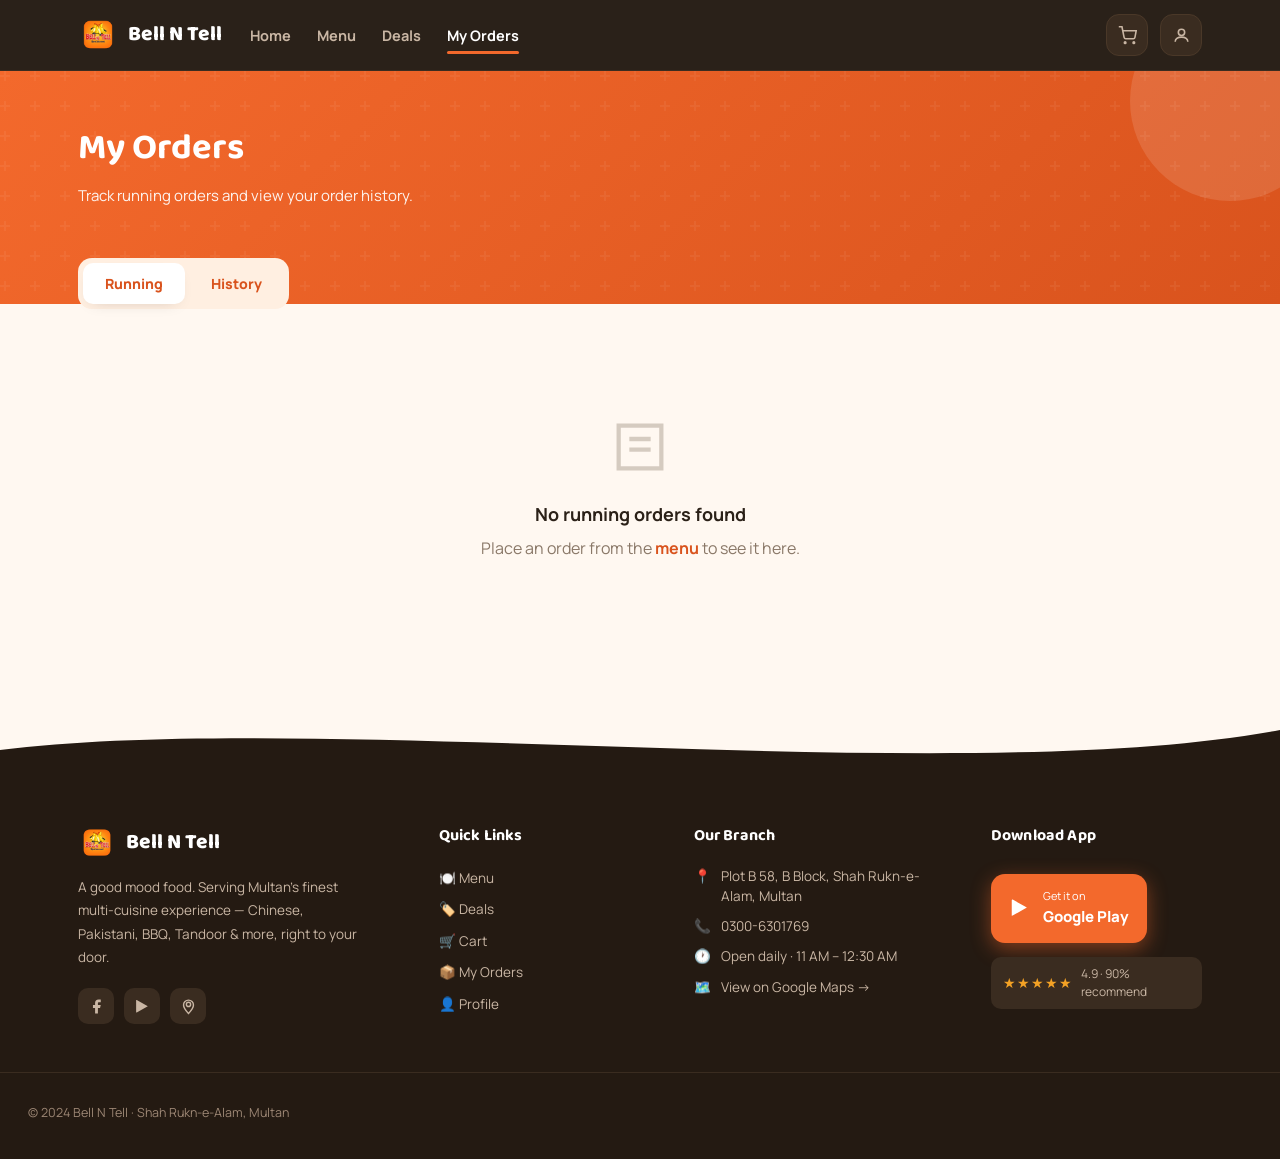
<file: orders.html>
<!DOCTYPE html>
<html lang="en">
<head>
<meta charset="UTF-8">
<meta name="viewport" content="width=device-width, initial-scale=1.0, viewport-fit=cover">
<title>My Orders — Bell N Tell</title>
<link rel="icon" href="assets/logo.png">
<link rel="stylesheet" href="style.css">
</head>
<body>

<nav class="navbar">
  <div class="nav-inner">
    <a href="index.html" class="brand"><img src="assets/logo.png" alt="Bell N Tell logo">Bell N Tell</a>
    <button class="nav-toggle" onclick="toggleNav()">
      <svg width="24" height="24" viewBox="0 0 24 24" fill="none" stroke="currentColor" stroke-width="2.4" stroke-linecap="round"><path d="M3 6h18M3 12h18M3 18h18"/></svg>
    </button>
    <ul class="nav-links">
      <li><a href="index.html">Home</a></li>
      <li><a href="menu.html">Menu</a></li>
      <li><a href="deals.html">Deals</a></li>
      <li><a href="orders.html" class="active">My Orders</a></li>
    </ul>
    <div class="nav-actions">
      <a href="cart.html" class="icon-link cart-icon" title="Cart">
        <svg width="19" height="19" viewBox="0 0 24 24" fill="none" stroke="currentColor" stroke-width="2"><circle cx="9" cy="21" r="1"/><circle cx="20" cy="21" r="1"/><path d="M1 1h4l2.7 13.4a2 2 0 0 0 2 1.6h9.7a2 2 0 0 0 2-1.6L23 6H6"/></svg>
        <span class="badge cart-badge" style="display:none;">0</span>
      </a>
      <a href="profile.html" class="icon-link profile-icon" title="Profile">
        <svg width="19" height="19" viewBox="0 0 24 24" fill="none" stroke="currentColor" stroke-width="2"><circle cx="12" cy="8" r="4"/><path d="M4 20c0-4 4-6 8-6s8 2 8 6"/></svg>
      </a>
    </div>
  </div>
</nav>

<header class="page-header" style="padding-bottom:96px;">
  <div class="deco" style="width:200px;height:200px; right:-50px; top:-70px;"></div>
  <div class="wrap"><h1 class="display">My Orders</h1><p>Track running orders and view your order history.</p></div>
</header>

<div class="wrap" style="margin-top:-46px; position:relative; z-index:5;">
  <div class="tab-row">
    <div class="tab-btn active" id="tabRunning" onclick="setTab('running')">Running</div>
    <div class="tab-btn" id="tabHistory" onclick="setTab('history')">History</div>
  </div>
  <div id="ordersList"></div>
</div>

<div style="height:70px;"></div>

<script src="app.js"></script>
<script>
let tab = 'running';
function setTab(t){
  tab = t;
  document.getElementById('tabRunning').classList.toggle('active', t==='running');
  document.getElementById('tabHistory').classList.toggle('active', t==='history');
  renderOrders();
}
function renderOrders(){
  const orders = getOrders();
  const list = orders[tab] || [];
  const el = document.getElementById('ordersList');
  if(list.length===0){
    el.innerHTML = `<div class="empty-state">
      <svg viewBox="0 0 24 24" fill="none" stroke="currentColor" stroke-width="1.6"><path d="M4 4h16v16H4z"/><path d="M8 9h8M8 13h8"/></svg>
      <b>No ${tab==='running'?'running orders':'order history'} found</b>
      <span>Place an order from the <a href="menu.html" style="color:var(--orange-deep); font-weight:700;">menu</a> to see it here.</span>
    </div>`;
    return;
  }
  el.innerHTML = list.map(o=>`
    <div class="order-card">
      <div class="oid">Order #${o.id} · ${o.time}</div>
      <div class="ostatus ${o.status==='Delivered'?'done':''}">${o.status==='Delivered'?'✓':'🔔'} ${o.status}</div>
      <div class="oitems">${o.items.join('<br>')}</div>
      <div class="ofoot">
        <span class="ototal">Rs. ${o.total.toFixed(2)}</span>
        ${o.status!=='Delivered' ? `<button class="mark-btn" onclick="markDelivered('${o.id}')">Mark Delivered</button>` : ''}
      </div>
    </div>`).join('');
}
function markDelivered(id){
  const orders = getOrders();
  const idx = orders.running.findIndex(o=>o.id===id);
  if(idx<0) return;
  const o = orders.running.splice(idx,1)[0];
  o.status='Delivered';
  orders.history.unshift(o);
  setOrders(orders);
  renderOrders();
  showToast('Order marked delivered');
}
renderOrders();
</script>

<div class="footer-top-wave" style="background:var(--cream);">
  <svg viewBox="0 0 1440 60" fill="none" xmlns="http://www.w3.org/2000/svg" preserveAspectRatio="none">
    <path d="M0,40 C360,0 1080,80 1440,20 L1440,60 L0,60 Z" fill="#241A12"/>
  </svg>
</div>
<footer class="footer">
  <div class="wrap">
    <div class="footer-brand-col">
      <div class="brand footer-brand-link"><img src="assets/logo.png" alt="" style="width:38px;height:38px;border-radius:11px;">Bell N Tell</div>
      <p class="footer-tagline">A good mood food. Serving Multan's finest multi-cuisine experience — Chinese, Pakistani, BBQ, Tandoor & more, right to your door.</p>
      <div class="footer-socials">
        <a href="https://www.facebook.com/BellNTellRestaurant/" target="_blank" class="social-icon" title="Facebook"><svg width="17" height="17" viewBox="0 0 24 24" fill="currentColor"><path d="M18 2h-3a5 5 0 0 0-5 5v3H7v4h3v8h4v-8h3l1-4h-4V7a1 1 0 0 1 1-1h3z"/></svg></a>
        <a href="https://play.google.com/store/apps/details?id=com.softwaretechnologies.bellntell" target="_blank" class="social-icon" title="App"><svg width="17" height="17" viewBox="0 0 24 24" fill="currentColor"><path d="M3 20.5v-17c0-.83 1-.83 1.5-.5l15 8.5-15 8.5C3.5 20.5 3 20.5 3 20.5z"/></svg></a>
        <a href="https://maps.app.goo.gl/TEPqBBx1SkArubg39" target="_blank" class="social-icon" title="Maps"><svg width="17" height="17" viewBox="0 0 24 24" fill="none" stroke="currentColor" stroke-width="2"><circle cx="12" cy="9" r="3"/><path d="M12 22s7-7.4 7-12a7 7 0 1 0-14 0c0 4.6 7 12 7 12z"/></svg></a>
      </div>
    </div>
    <div class="footer-col">
      <h4>Quick Links</h4>
      <ul class="footer-links">
        <li><a href="menu.html">🍽️ Menu</a></li>
        <li><a href="deals.html">🏷️ Deals</a></li>
        <li><a href="cart.html">🛒 Cart</a></li>
        <li><a href="orders.html">📦 My Orders</a></li>
        <li><a href="profile.html">👤 Profile</a></li>
      </ul>
    </div>
    <div class="footer-col">
      <h4>Our Branch</h4>
      <div class="footer-address">
        <div class="addr-item"><span>📍</span><span>Plot B 58, B Block, Shah Rukn-e-Alam, Multan</span></div>
        <div class="addr-item"><span>📞</span><a href="tel:03006301769">0300-6301769</a></div>
        <div class="addr-item"><span>🕐</span><span>Open daily · 11 AM – 12:30 AM</span></div>
        <div class="addr-item"><span>🗺️</span><a href="https://maps.app.goo.gl/TEPqBBx1SkArubg39" target="_blank">View on Google Maps →</a></div>
      </div>
    </div>
    <div class="footer-col">
      <h4>Download App</h4>
      <a href="https://play.google.com/store/apps/details?id=com.softwaretechnologies.bellntell" target="_blank" class="gplay-btn">
        <svg width="22" height="22" viewBox="0 0 24 24" fill="currentColor"><path d="M3 20.5v-17c0-.83 1-.83 1.5-.5l15 8.5-15 8.5C3.5 20.5 3 20.5 3 20.5z"/></svg>
        <div><span style="font-size:11px;display:block;opacity:.75;">Get it on</span><span style="font-size:15px;font-weight:800;">Google Play</span></div>
      </a>
      <div class="footer-rating-badge"><span class="stars-sm">★★★★★</span><span>4.9 · 90% recommend</span></div>
    </div>
  </div>
  <div class="bottom">
    <span>© 2024 Bell N Tell · Shah Rukn-e-Alam, Multan</span>
    <button class="scroll-top-btn" id="scrollTopBtn" onclick="window.scrollTo({top:0,behavior:'smooth'})" title="Back to top">
      <svg viewBox="0 0 24 24" fill="none" stroke="currentColor" stroke-width="2.5"><path d="M18 15l-6-6-6 6"/></svg>
    </button>
  </div>
</footer>

</body>
</html>
</file>
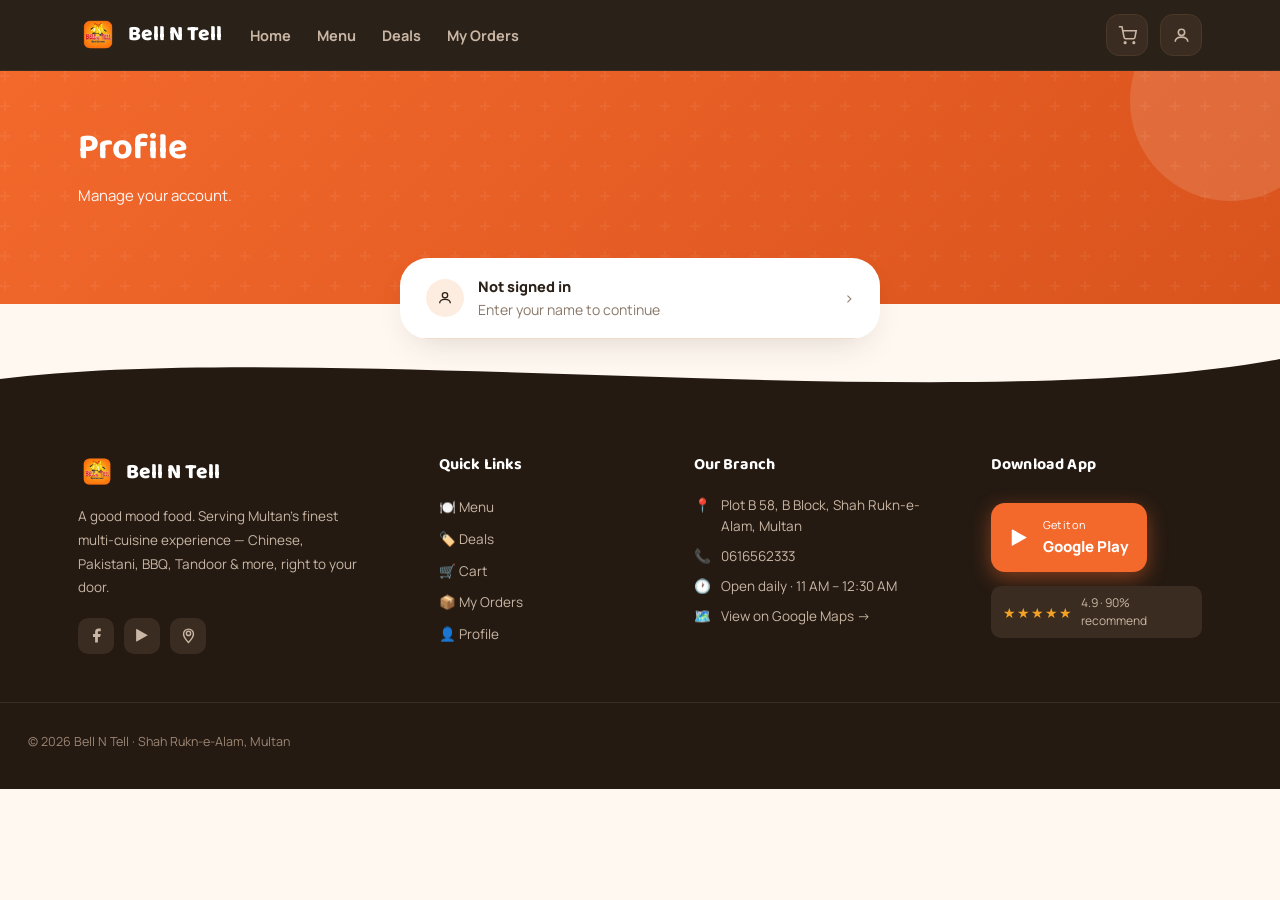
<file: profile.html>
<!DOCTYPE html>
<html lang="en">
<head>
<meta charset="UTF-8">
<meta name="viewport" content="width=device-width, initial-scale=1.0, viewport-fit=cover">
<title>Profile — Bell N Tell</title>
<link rel="icon" href="assets/logo.png">
<link rel="stylesheet" href="style.css">
</head>
<body>

<nav class="navbar">
  <div class="nav-inner">
    <a href="index.html" class="brand"><img src="assets/logo.png" alt="Bell N Tell logo">Bell N Tell</a>
    <button class="nav-toggle" onclick="toggleNav()">
      <svg width="24" height="24" viewBox="0 0 24 24" fill="none" stroke="currentColor" stroke-width="2.4" stroke-linecap="round"><path d="M3 6h18M3 12h18M3 18h18"/></svg>
    </button>
    <ul class="nav-links">
      <li><a href="index.html">Home</a></li>
      <li><a href="menu.html">Menu</a></li>
      <li><a href="deals.html">Deals</a></li>
      <li><a href="orders.html">My Orders</a></li>
    </ul>
    <div class="nav-actions">
      <a href="cart.html" class="icon-link cart-icon" title="Cart">
        <svg width="19" height="19" viewBox="0 0 24 24" fill="none" stroke="currentColor" stroke-width="2"><circle cx="9" cy="21" r="1"/><circle cx="20" cy="21" r="1"/><path d="M1 1h4l2.7 13.4a2 2 0 0 0 2 1.6h9.7a2 2 0 0 0 2-1.6L23 6H6"/></svg>
        <span class="badge cart-badge" style="display:none;">0</span>
      </a>
      <a href="profile.html" class="icon-link profile-icon active" title="Profile">
        <svg width="19" height="19" viewBox="0 0 24 24" fill="none" stroke="currentColor" stroke-width="2"><circle cx="12" cy="8" r="4"/><path d="M4 20c0-4 4-6 8-6s8 2 8 6"/></svg>
      </a>
    </div>
  </div>
</nav>

<header class="page-header" style="padding-bottom:96px;">
  <div class="deco" style="width:200px;height:200px; right:-50px; top:-70px;"></div>
  <div class="wrap"><h1 class="display">Profile</h1><p>Manage your account.</p></div>
</header>

<div class="wrap">
  <div class="profile-card" id="profileBody"></div>
</div>



<script src="app.js"></script>
<script>
function logout(){
  setUser(null);
  showToast('Signed out');
  renderProfile();
}
function deleteAccount(){
  setUser(null); setCart([]); setOrders({running:[],history:[]});
  showToast('Account deleted');
  renderProfile();
}
function renderProfile(){
  const el = document.getElementById('profileBody');
  const u = getUser();
  const delivery = getDelivery();
  if(u){
    el.innerHTML = `
      <div style="display:flex;align-items:center;gap:18px;padding:20px 0 24px;border-bottom:1px solid var(--line);margin-bottom:8px;">
        <div style="width:64px;height:64px;border-radius:50%;background:var(--orange);display:flex;align-items:center;justify-content:center;font-size:28px;font-weight:800;color:#fff;font-family:'Baloo 2';">${u.name.charAt(0).toUpperCase()}</div>
        <div><div style="font-family:'Baloo 2';font-size:20px;font-weight:800;">${u.name}</div><div style="color:var(--muted);font-size:14px;">${delivery && delivery.phone ? delivery.phone : 'No phone on file'}</div></div>
      </div>
      <div class="profile-row">
        <div class="ic"><svg width="16" height="16" viewBox="0 0 24 24" fill="none" stroke="currentColor" stroke-width="2"><circle cx="12" cy="8" r="4"/><path d="M4 20c0-4 4-6 8-6s8 2 8 6"/></svg></div>
        <div><div class="lbl">Name</div><div class="val">${u.name}</div></div>
      </div>
      <div class="profile-row">
        <div class="ic"><svg width="16" height="16" viewBox="0 0 24 24" fill="none" stroke="currentColor" stroke-width="2"><rect x="6" y="2" width="12" height="20" rx="2"/></svg></div>
        <div><div class="lbl">Phone</div><div class="val">${delivery && delivery.phone ? delivery.phone : '— set at checkout —'}</div></div>
      </div>
      <div class="danger-box" onclick="deleteAccount()">
        <div><b>Delete Account</b><span>Permanently delete your account and data</span></div>
        <span class="chev">›</span>
      </div>
      <div class="profile-row click" onclick="logout()">
        <div class="ic"><svg width="16" height="16" viewBox="0 0 24 24" fill="none" stroke="currentColor" stroke-width="2"><path d="M9 21H5a2 2 0 0 1-2-2V5a2 2 0 0 1 2-2h4"/><path d="M16 17l5-5-5-5M21 12H9"/></svg></div>
        <div><div class="lbl">Logout</div><div class="val">Sign out from your account</div></div>
        <span class="chev">›</span>
      </div>`;
  } else {
    el.innerHTML = `
      <div class="profile-row click" onclick="location.href='login.html'">
        <div class="ic"><svg width="16" height="16" viewBox="0 0 24 24" fill="none" stroke="currentColor" stroke-width="2"><circle cx="12" cy="8" r="4"/><path d="M4 20c0-4 4-6 8-6s8 2 8 6"/></svg></div>
        <div><div class="lbl">Not signed in</div><div class="val">Enter your name to continue</div></div>
        <span class="chev">›</span>
      </div>`;
  }
}
renderProfile();
</script>

<div class="footer-top-wave" style="background:var(--cream);">
  <svg viewBox="0 0 1440 60" fill="none" xmlns="http://www.w3.org/2000/svg" preserveAspectRatio="none">
    <path d="M0,40 C360,0 1080,80 1440,20 L1440,60 L0,60 Z" fill="#241A12"/>
  </svg>
</div>
<footer class="footer">
  <div class="wrap">
    <div class="footer-brand-col">
      <div class="brand footer-brand-link"><img src="assets/logo.png" alt="" style="width:38px;height:38px;border-radius:11px;">Bell N Tell</div>
      <p class="footer-tagline">A good mood food. Serving Multan's finest multi-cuisine experience — Chinese, Pakistani, BBQ, Tandoor & more, right to your door.</p>
      <div class="footer-socials">
        <a href="https://www.facebook.com/BellNTellRestaurant/" target="_blank" class="social-icon" title="Facebook"><svg width="17" height="17" viewBox="0 0 24 24" fill="currentColor"><path d="M18 2h-3a5 5 0 0 0-5 5v3H7v4h3v8h4v-8h3l1-4h-4V7a1 1 0 0 1 1-1h3z"/></svg></a>
        <a href="https://play.google.com/store/apps/details?id=com.softwaretechnologies.bellntell" target="_blank" class="social-icon" title="App"><svg width="17" height="17" viewBox="0 0 24 24" fill="currentColor"><path d="M3 20.5v-17c0-.83 1-.83 1.5-.5l15 8.5-15 8.5C3.5 20.5 3 20.5 3 20.5z"/></svg></a>
        <a href="https://maps.app.goo.gl/TEPqBBx1SkArubg39" target="_blank" class="social-icon" title="Maps"><svg width="17" height="17" viewBox="0 0 24 24" fill="none" stroke="currentColor" stroke-width="2"><circle cx="12" cy="9" r="3"/><path d="M12 22s7-7.4 7-12a7 7 0 1 0-14 0c0 4.6 7 12 7 12z"/></svg></a>
      </div>
    </div>
    <div class="footer-col">
      <h4>Quick Links</h4>
      <ul class="footer-links">
        <li><a href="menu.html">🍽️ Menu</a></li>
        <li><a href="deals.html">🏷️ Deals</a></li>
        <li><a href="cart.html">🛒 Cart</a></li>
        <li><a href="orders.html">📦 My Orders</a></li>
        <li><a href="profile.html">👤 Profile</a></li>
      </ul>
    </div>
    <div class="footer-col">
      <h4>Our Branch</h4>
      <div class="footer-address">
        <div class="addr-item"><span>📍</span><span>Plot B 58, B Block, Shah Rukn-e-Alam, Multan</span></div>
        <div class="addr-item"><span>📞</span><a href="tel:0616562333">0616562333</a></div>
        <div class="addr-item"><span>🕐</span><span>Open daily · 11 AM – 12:30 AM</span></div>
        <div class="addr-item"><span>🗺️</span><a href="https://maps.app.goo.gl/TEPqBBx1SkArubg39" target="_blank">View on Google Maps →</a></div>
      </div>
    </div>
    <div class="footer-col">
      <h4>Download App</h4>
      <a href="https://play.google.com/store/apps/details?id=com.softwaretechnologies.bellntell" target="_blank" class="gplay-btn">
        <svg width="22" height="22" viewBox="0 0 24 24" fill="currentColor"><path d="M3 20.5v-17c0-.83 1-.83 1.5-.5l15 8.5-15 8.5C3.5 20.5 3 20.5 3 20.5z"/></svg>
        <div><span style="font-size:11px;display:block;opacity:.75;">Get it on</span><span style="font-size:15px;font-weight:800;">Google Play</span></div>
      </a>
      <div class="footer-rating-badge"><span class="stars-sm">★★★★★</span><span>4.9 · 90% recommend</span></div>
    </div>
  </div>
  <div class="bottom">
    <span>© 2026 Bell N Tell · Shah Rukn-e-Alam, Multan</span>
    <button class="scroll-top-btn" id="scrollTopBtn" onclick="window.scrollTo({top:0,behavior:'smooth'})" title="Back to top">
      <svg viewBox="0 0 24 24" fill="none" stroke="currentColor" stroke-width="2.5"><path d="M18 15l-6-6-6 6"/></svg>
    </button>
  </div>
</footer>

</body>
</html>
</file>
<file: style.css>
/* ============ Bell N Tell — Enhanced Styles v2 ============ */
@import url('https://fonts.googleapis.com/css2?family=Baloo+2:wght@500;600;700;800&family=Manrope:wght@400;500;600;700;800&display=swap');

:root{
  --cream:#FFF8F1;
  --cream-deep:#FDEDE0;
  --card:#FFFFFF;
  --orange:#F3692C;
  --orange-deep:#D9531D;
  --red:#E0392B;
  --ink:#2B2118;
  --muted:#8A7868;
  --line:#F0DCC9;
  --green:#3FA66B;
  --green-deep:#2E7D32;
  --blue1:#2E8FE6;
  --blue2:#1B5FB0;
  --shadow: 0 14px 34px -14px rgba(43,33,24,0.18);
  --shadow-sm: 0 6px 16px -10px rgba(43,33,24,0.25);
  --shadow-lg: 0 24px 60px -16px rgba(43,33,24,0.28);
  --r-lg:28px;
  --r-md:18px;
  --r-sm:12px;
  --maxw:1180px;
}

/* ============ RESET & BASE ============ */
*{box-sizing:border-box;}
html,body{margin:0;padding:0;scroll-behavior:smooth;}
body{
  font-family:'Manrope',sans-serif;
  background:var(--cream);
  color:var(--ink);
  line-height:1.5;
  overflow-x:hidden;
}
img{max-width:100%; display:block;}
a{text-decoration:none; color:inherit;}
ul{list-style:none; margin:0; padding:0;}
.display{font-family:'Baloo 2',sans-serif;}
.wrap{max-width:var(--maxw); margin:0 auto; padding:0 28px;}
section{padding:64px 0;}
.eyebrow{display:inline-flex; align-items:center; gap:8px; font-size:12.5px; font-weight:800; letter-spacing:.09em; color:var(--orange-deep); text-transform:uppercase; background:#FFEFE1; padding:7px 14px; border-radius:999px;}

/* ============ BUTTONS ============ */
.btn{border:none; cursor:pointer; border-radius:999px; font-family:'Manrope',sans-serif; font-weight:800; font-size:15px; padding:15px 26px; display:inline-flex; align-items:center; justify-content:center; gap:10px; transition:transform .2s cubic-bezier(.34,1.56,.64,1), box-shadow .2s ease, background .15s ease;}
.btn:hover{transform:translateY(-2px) scale(1.02);}
.btn:active{transform:scale(.97);}
.btn-primary{background:var(--orange); color:#fff; box-shadow:0 14px 26px -10px rgba(243,105,44,.55);}
.btn-primary:hover{background:var(--orange-deep); box-shadow:0 18px 36px -10px rgba(243,105,44,.65);}
.btn-primary:disabled{background:#EAD2BF; box-shadow:none; cursor:not-allowed; transform:none;}
.btn-outline{background:transparent; color:var(--orange-deep); border:2px solid var(--orange);}
.btn-outline:hover{background:#FFF1E6; box-shadow:0 8px 20px -8px rgba(243,105,44,.3);}
.btn-ghost{background:#fff; color:var(--ink); border:1.5px solid var(--line);}
.btn-block{width:100%;}
.btn-sm{padding:10px 18px; font-size:13.5px;}
:focus-visible{outline:3px solid #1B5FB0; outline-offset:2px;}

/* ============ NAVBAR ============ */
.navbar{
  position:sticky; top:0; z-index:200;
  background:rgba(36,26,18,.97);
  backdrop-filter:blur(12px);
  -webkit-backdrop-filter:blur(12px);
  border-bottom:1px solid #3A2C20;
  transition:box-shadow .3s ease;
}
.navbar.scrolled{box-shadow:0 4px 24px -8px rgba(0,0,0,.4);}
.nav-inner{max-width:var(--maxw); margin:0 auto; padding:14px 28px; display:flex; align-items:center; gap:28px;}
.brand{display:flex; align-items:center; gap:10px; font-family:'Baloo 2'; font-weight:800; font-size:21px; color:#fff; flex-shrink:0; transition:transform .2s;}
.brand:hover{transform:scale(1.03);}
.brand img{width:40px; height:40px; border-radius:11px; transition:transform .3s cubic-bezier(.34,1.56,.64,1);}
.brand:hover img{transform:rotate(-8deg) scale(1.1);}
.nav-links{display:flex; align-items:center; gap:26px; flex:1;}
.nav-links a{font-weight:700; font-size:14.5px; color:#C9B6A4; position:relative; padding:6px 0; transition:color .2s;}
.nav-links a::after{content:''; position:absolute; left:50%; right:50%; bottom:-3px; height:3px; border-radius:3px; background:var(--orange); transition:left .25s ease, right .25s ease;}
.nav-links a:hover{color:#fff;}
.nav-links a:hover::after,.nav-links a.active::after{left:0; right:0;}
.nav-links a.active{color:#fff;}
.nav-actions{display:flex; align-items:center; gap:12px;}
.icon-link{position:relative; width:42px; height:42px; border-radius:13px; background:#3A2C20; border:1.5px solid #4A3828; display:flex; align-items:center; justify-content:center; color:#C9B6A4; cursor:pointer; transition:transform .2s cubic-bezier(.34,1.56,.64,1), border-color .2s, box-shadow .2s;}
.icon-link:hover{transform:scale(1.1); border-color:var(--orange); color:#fff; box-shadow:0 6px 18px -6px rgba(243,105,44,.45);}
.icon-link .badge{position:absolute; top:-6px; right:-6px; background:var(--orange); color:#fff; font-size:10.5px; font-weight:800; border-radius:50%; min-width:18px; height:18px; display:flex; align-items:center; justify-content:center; padding:0 3px; animation:badgePop .3s cubic-bezier(.34,1.56,.64,1);}
@keyframes badgePop{0%{transform:scale(0)}100%{transform:scale(1)}}
.nav-toggle{display:none; background:none; border:none; cursor:pointer; color:#C9B6A4; padding:6px; border-radius:10px; transition:background .2s;}
.nav-toggle:hover{background:#3A2C20; color:#fff;}

@media (max-width:880px){
  .nav-links{position:fixed; top:68px; left:0; right:0; background:#241A12; flex-direction:column; align-items:flex-start; padding:18px 28px 24px; gap:14px; box-shadow:0 8px 24px -4px rgba(0,0,0,.5); display:none; border-bottom:1px solid #3A2C20; animation:slideDown .25s ease;}
  .nav-links.open{display:flex;}
  .nav-toggle{display:flex;}
}
@keyframes slideDown{from{opacity:0;transform:translateY(-10px)}to{opacity:1;transform:translateY(0)}}

/* ============ SCROLL ANIMATIONS ============ */
.body-reveal-ready .reveal{
  opacity:0;
  transform:translateY(32px);
  transition:opacity .65s cubic-bezier(.25,.46,.45,.94), transform .65s cubic-bezier(.25,.46,.45,.94);
}
.body-reveal-ready .reveal.in-view{opacity:1; transform:translateY(0);}
.body-reveal-ready .reveal-left{opacity:0; transform:translateX(-40px); transition:opacity .65s cubic-bezier(.25,.46,.45,.94), transform .65s cubic-bezier(.25,.46,.45,.94);}
.body-reveal-ready .reveal-left.in-view{opacity:1; transform:translateX(0);}
.body-reveal-ready .reveal-right{opacity:0; transform:translateX(40px); transition:opacity .65s cubic-bezier(.25,.46,.45,.94), transform .65s cubic-bezier(.25,.46,.45,.94);}
.body-reveal-ready .reveal-right.in-view{opacity:1; transform:translateX(0);}
.reveal-delay-1{transition-delay:.1s;}
.reveal-delay-2{transition-delay:.2s;}
.reveal-delay-3{transition-delay:.3s;}
.reveal-delay-4{transition-delay:.4s;}
.reveal-delay-5{transition-delay:.5s;}
@media (prefers-reduced-motion:reduce){
  .reveal,.reveal-left,.reveal-right{opacity:1;transform:none;transition:none;}
}

/* ============ HERO ============ */
.hero{padding:64px 0 30px; position:relative; overflow:hidden;}
.hero::before{
  content:'';
  position:absolute;
  top:-120px; right:-200px;
  width:700px; height:700px;
  border-radius:50%;
  background:radial-gradient(circle, rgba(243,105,44,.08) 0%, transparent 70%);
  pointer-events:none;
}
.hero::after{
  content:'';
  position:absolute;
  bottom:-80px; left:-150px;
  width:500px; height:500px;
  border-radius:50%;
  background:radial-gradient(circle, rgba(243,105,44,.06) 0%, transparent 70%);
  pointer-events:none;
}
.hero .wrap{display:grid; grid-template-columns:1.1fr 1fr; gap:40px; align-items:center; position:relative; z-index:1;}
.hero h1{font-size:52px; line-height:1.04; margin:16px 0 18px;}
.hero h1 span{
  color:var(--orange-deep);
  background:linear-gradient(135deg, var(--orange), var(--orange-deep));
  -webkit-background-clip:text;
  -webkit-text-fill-color:transparent;
  background-clip:text;
}
.hero p.lead{color:var(--muted); font-size:17px; max-width:460px; margin:0 0 28px;}
.hero-ctas{display:flex; gap:14px; flex-wrap:wrap;}
.hero-stats{display:flex; gap:28px; margin-top:34px;}
.hero-stats div{text-align:center; background:#fff; border-radius:var(--r-sm); padding:14px 18px; box-shadow:var(--shadow-sm); border:1px solid var(--line); transition:transform .25s cubic-bezier(.34,1.56,.64,1), box-shadow .25s;}
.hero-stats div:hover{transform:translateY(-4px); box-shadow:var(--shadow);}
.hero-stats div b{display:block; font-family:'Baloo 2'; font-size:28px; color:var(--orange-deep);}
.hero-stats div span{font-size:12px; color:var(--muted); font-weight:600;}
.hero-art{position:relative;}



@media (max-width:880px){
  .hero .wrap{grid-template-columns:1fr;}
  .hero h1{font-size:38px;}
  .hero-art{order:-1;}
  .hero-stats{gap:12px;}
  .hero-stats div{padding:10px 14px; flex:1;}
}
@media (max-width:480px){
  .hero h1{font-size:32px;}
  .hero-stats div b{font-size:22px;}
}

/* ============ PHONE MOCKUP ============ */
.phone-float-wrap{
  position:relative;
  display:flex;
  justify-content:center;
  align-items:center;
  padding:20px 120px;
}
.phone-solo-img{
  width:100%;
  max-width:400px;
  display:block;
  margin:0 auto;
  filter:drop-shadow(0 40px 60px rgba(43,33,24,.30));
  animation:phoneFloat 4s ease-in-out infinite;
}
.phone-badge{
  position:absolute;
  background:#fff;
  border-radius:14px;
  padding:9px 14px;
  font-size:13px;
  font-weight:800;
  box-shadow:0 8px 28px rgba(43,33,24,.18);
  white-space:nowrap;
  font-family:'Manrope',sans-serif;
  border:1px solid var(--line);
}
/* ── Floating badge positions – LEFT side ── */
.fb-left{left:-30px; animation:badgeFloatL 3.8s ease-in-out infinite;}
.fb-l1{top:12%;}
.fb-l2{top:30%;}
.fb-l3{top:52%;}
.fb-l4{top:72%;}

/* ── Floating badge positions – RIGHT side ── */
.fb-right{right:-30px; animation:badgeFloatR 3.8s ease-in-out infinite;}
.fb-r1{top:8%;}
.fb-r2{top:26%;}
.fb-r3{top:46%;}
.fb-r4{top:64%;}
.fb-r5{top:80%;}

/* Staggered delays so badges don't all move together */
.fb-l1{animation-delay:0s;}
.fb-l2{animation-delay:.7s;}
.fb-l3{animation-delay:1.4s;}
.fb-l4{animation-delay:2.1s;}
.fb-r1{animation-delay:.35s;}
.fb-r2{animation-delay:1.05s;}
.fb-r3{animation-delay:1.75s;}
.fb-r4{animation-delay:2.45s;}
.fb-r5{animation-delay:3.1s;}

.fb-sub{color:var(--muted);font-size:11px;font-weight:600;margin-left:4px;}

@keyframes phoneFloat{0%,100%{transform:translateY(0) rotate(-2deg);}50%{transform:translateY(-18px) rotate(-2deg);}}
@keyframes badgeFloatL{0%,100%{transform:translateY(0) translateX(0);}50%{transform:translateY(-7px) translateX(-3px);}}
@keyframes badgeFloatR{0%,100%{transform:translateY(0) translateX(0);}50%{transform:translateY(-7px) translateX(3px);}}

@media (max-width:880px){
  .phone-solo-img{max-width:260px;}
  .fb-left{left:-10px;}
  .fb-right{right:-10px;}
}

/* ============ SECTION HEADS ============ */
.section-head{display:flex; align-items:baseline; justify-content:space-between; margin-bottom:26px; gap:16px; flex-wrap:wrap;}
.section-head h2{font-size:32px; margin:8px 0 0;}
.section-head a{font-weight:800; color:var(--orange-deep); font-size:14px; display:inline-flex; align-items:center; gap:4px; transition:gap .2s;}
.section-head a:hover{gap:8px;}

/* ============ FOOD CATEGORY PILLS ============ */
.cat-section{padding-bottom:40px;}
.float-cats{display:flex; flex-wrap:wrap; gap:10px; margin-bottom:36px;}
.fcat{
  display:inline-flex; align-items:center; gap:6px;
  padding:10px 18px; border-radius:999px;
  border:2px solid var(--line); background:#fff;
  font-family:'Manrope',sans-serif; font-weight:700; font-size:13.5px;
  color:var(--ink); cursor:pointer;
  transition:all .2s cubic-bezier(.34,1.56,.64,1);
  white-space:nowrap;
}
.fcat:hover{border-color:var(--orange); color:var(--orange-deep); transform:translateY(-3px); box-shadow:0 6px 16px -6px rgba(243,105,44,.25);}
.fcat.active{background:var(--orange); color:#fff; border-color:var(--orange); box-shadow:0 6px 18px rgba(243,105,44,.35); transform:translateY(-2px);}
@media (max-width:620px){.float-cats{gap:8px;}.fcat{padding:8px 14px; font-size:12.5px;}}

/* ============ ORDER PHOTO CARDS ============ */
.order-photo-grid{
  display:grid;
  grid-template-columns:repeat(auto-fill, minmax(180px, 1fr));
  gap:20px;
}
.order-photo-card{
  background:#fff;
  border-radius:var(--r-md);
  overflow:hidden;
  box-shadow:var(--shadow-sm);
  border:2px solid transparent;
  transition:transform .3s cubic-bezier(.34,1.56,.64,1), box-shadow .3s, border-color .2s;
  display:flex; flex-direction:column;
  text-decoration:none; color:var(--ink);
}
.order-photo-card:hover{
  transform:translateY(-8px) scale(1.02);
  box-shadow:var(--shadow-lg);
  border-color:var(--orange);
}
.opcard-img{width:100%; aspect-ratio:4/3; overflow:hidden; background:var(--cream-deep);}
.opcard-img img{width:100%; height:100%; object-fit:cover; transition:transform .4s ease; display:block;}
.order-photo-card:hover .opcard-img img{transform:scale(1.1);}
.opc-fallback{
  width:100%; height:100%;
  display:flex; align-items:center; justify-content:center;
  font-size:3rem;
  background:linear-gradient(135deg,#FFF0E6,#FDEDE0);
}
.opcard-info{padding:12px 14px; display:flex; flex-direction:column; gap:3px;}
.opcard-name{font-weight:800; font-size:14px;}
.opcard-eta{font-size:12px; color:var(--muted);}
.order-photo-card.hidden{display:none;}
/* ── order-photo-grid responsive ── */
@media (max-width:1100px){.order-photo-grid{grid-template-columns:repeat(4,1fr); gap:16px;}}
@media (max-width:880px) {.order-photo-grid{grid-template-columns:repeat(3,1fr); gap:14px;}}
@media (max-width:600px) {.order-photo-grid{grid-template-columns:repeat(2,1fr); gap:12px;}}
@media (max-width:360px) {.order-photo-grid{grid-template-columns:repeat(2,1fr); gap:8px;}}

/* ============ CATEGORY GRID ============ */
.cat-grid{display:grid; grid-template-columns:repeat(4,1fr); gap:18px;}
.cat-tile{
  background:#fff; border-radius:var(--r-md); padding:22px 14px 18px;
  text-align:center; box-shadow:var(--shadow-sm);
  border:2px solid transparent;
  transition:transform .3s cubic-bezier(.34,1.56,.64,1), border-color .2s, box-shadow .3s;
  position:relative; overflow:hidden;
}
.cat-tile::before{
  content:'';
  position:absolute; inset:0;
  background:linear-gradient(135deg, transparent, rgba(243,105,44,.04));
  opacity:0; transition:opacity .3s;
}
.cat-tile:hover::before{opacity:1;}
.cat-tile:hover{transform:translateY(-6px) scale(1.02); border-color:var(--orange); box-shadow:var(--shadow);}
.cat-tile .ic{width:84px; height:84px; margin:0 auto 12px; border-radius:50%; display:flex; align-items:center; justify-content:center; transition:transform .3s cubic-bezier(.34,1.56,.64,1);}
.cat-tile:hover .ic{transform:scale(1.12) rotate(-5deg);}
.cat-tile .ic img{width:58px; height:58px; object-fit:cover; border-radius:50%;}
.cat-tile .ic img[src=""],.cat-tile .ic img:not([src]){display:none;}
.cat-tile .name{font-weight:800; font-size:13px; text-transform:uppercase; letter-spacing:.03em;}
@media (max-width:1100px){.cat-grid{grid-template-columns:repeat(4,1fr);}}
@media (max-width:880px) {.cat-grid{grid-template-columns:repeat(3,1fr);}}
@media (max-width:600px) {.cat-grid{grid-template-columns:repeat(2,1fr);}}
@media (max-width:360px) {.cat-grid{grid-template-columns:repeat(2,1fr); gap:10px;}}

/* ============ PROMO BANNER ============ */
.promo-banner{
  border-radius:var(--r-md); padding:30px 34px;
  color:#fff; position:relative; overflow:hidden;
  box-shadow:var(--shadow-lg);
  background:linear-gradient(120deg, var(--blue1), var(--blue2));
  display:flex; align-items:center; justify-content:space-between; gap:20px; flex-wrap:wrap;
}
.promo-banner::before{
  content:'';
  position:absolute; inset:0;
  background:linear-gradient(120deg,rgba(255,255,255,.05),transparent);
  animation:shimmer 3s ease-in-out infinite;
  pointer-events:none;
}
@keyframes shimmer{0%,100%{opacity:0}50%{opacity:1}}
.promo-banner .blob{position:absolute; width:200px; height:200px; border-radius:50%; background:rgba(255,255,255,.1); right:-60px; top:-80px; animation:blobPulse 4s ease-in-out infinite; pointer-events:none;}
.promo-banner .blob2{position:absolute; width:130px; height:130px; border-radius:50%; background:rgba(255,255,255,.08); right:100px; bottom:-70px; animation:blobPulse 4s ease-in-out infinite 2s; pointer-events:none;}
@keyframes blobPulse{0%,100%{transform:scale(1)}50%{transform:scale(1.1)}}
.promo-banner .top{font-family:'Baloo 2'; font-weight:700; font-size:24px;}
.promo-banner .mid{font-size:14px; opacity:.95; margin:4px 0 0;}
.promo-banner .price{font-weight:800; margin-top:8px; font-size:20px;}
.promo-banner .price del{opacity:.7; font-weight:500; margin-right:6px; font-size:16px;}
.promo-banner .tag{background:rgba(255,255,255,.92); color:#1b1b1b; font-size:11.5px; font-weight:800; padding:3px 10px; border-radius:8px; margin-left:8px;}
.promo-banner .promo-photo{width:96px; height:96px; border-radius:18px; overflow:hidden; flex-shrink:0; background:rgba(255,255,255,.12); position:relative; z-index:1;}
.promo-banner .promo-photo img{width:100%; height:100%; object-fit:cover; display:block;}
.promo-banner .promo-copy{flex:1; min-width:180px; position:relative; z-index:1;}
@media (max-width:600px){.promo-banner{padding:22px 20px;}.promo-banner .top{font-size:19px;}.promo-banner .promo-photo{width:72px;height:72px;border-radius:14px;}}

/* ============ FEATURE STRIP ============ */
.feature-strip{display:grid; grid-template-columns:repeat(3,1fr); gap:22px;}
.feature-card{
  background:#fff; border-radius:var(--r-md); padding:28px 24px;
  box-shadow:var(--shadow-sm);
  border:1px solid var(--line);
  transition:transform .3s cubic-bezier(.34,1.56,.64,1), box-shadow .3s;
  position:relative; overflow:hidden;
}
.feature-card::after{
  content:'';
  position:absolute;
  bottom:0; left:0; right:0; height:3px;
  background:linear-gradient(90deg, var(--orange), var(--orange-deep));
  transform:scaleX(0); transform-origin:left;
  transition:transform .35s ease;
}
.feature-card:hover::after{transform:scaleX(1);}
.feature-card:hover{transform:translateY(-6px); box-shadow:var(--shadow);}
.feature-card .ic{width:56px; height:56px; border-radius:16px; background:#FFEFE1; display:flex; align-items:center; justify-content:center; color:var(--orange-deep); margin-bottom:16px; transition:transform .3s cubic-bezier(.34,1.56,.64,1), background .3s;}
.feature-card:hover .ic{transform:rotate(-8deg) scale(1.1); background:#FFE5D0;}
.feature-card h3{margin:0 0 8px; font-size:17px;}
.feature-card p{margin:0; color:var(--muted); font-size:14px;}
@media (max-width:880px){.feature-strip{grid-template-columns:1fr;}}

/* ============ BRANCH / LOCATION STRIP ============ */
.branch-strip{
  display:grid; grid-template-columns:1fr 1fr; gap:30px; align-items:center;
  background:#fff; border-radius:var(--r-lg); padding:44px;
  box-shadow:var(--shadow-lg);
  border:1px solid var(--line);
}
.branch-strip .pill{display:inline-flex; align-items:center; gap:6px; background:#E7F6EA; color:var(--green-deep); font-size:12.5px; font-weight:800; padding:6px 14px; border-radius:999px; margin:12px 0 16px;}
.branch-strip .pill .dot{width:8px;height:8px;border-radius:50%;background:var(--green-deep); animation:dotPulse 1.5s ease-in-out infinite;}
@keyframes dotPulse{0%,100%{opacity:1;transform:scale(1)}50%{opacity:.5;transform:scale(.8)}}
.branch-strip address{font-style:normal; color:var(--muted); margin-bottom:20px; font-size:14.5px; line-height:1.6;}
@media (max-width:880px){.branch-strip{grid-template-columns:1fr; padding:28px;}}
.map-frame{border-radius:var(--r-md); overflow:hidden; box-shadow:var(--shadow-sm); transition:transform .3s, box-shadow .3s;}
.map-frame:hover{transform:scale(1.02); box-shadow:var(--shadow);}

/* ============ PAGE HEADER ============ */
.page-header{
  background:linear-gradient(135deg, var(--orange), var(--orange-deep));
  color:#fff; padding:50px 0 74px; position:relative; overflow:hidden;
}
.page-header::before{
  content:'';
  position:absolute; inset:0;
  background:url("data:image/svg+xml,%3Csvg width='60' height='60' viewBox='0 0 60 60' xmlns='http://www.w3.org/2000/svg'%3E%3Cg fill='none' fill-rule='evenodd'%3E%3Cg fill='%23ffffff' fill-opacity='0.05'%3E%3Cpath d='M36 34v-4h-2v4h-4v2h4v4h2v-4h4v-2h-4zm0-30V0h-2v4h-4v2h4v4h2V6h4V4h-4zM6 34v-4H4v4H0v2h4v4h2v-4h4v-2H6zM6 4V0H4v4H0v2h4v4h2V6h4V4H6z'/%3E%3C/g%3E%3C/g%3E%3C/svg%3E");
}
.page-header .wrap{position:relative; z-index:2;}
.page-header h1{font-size:36px; margin:0;}
.page-header p{opacity:.92; margin:10px 0 0; max-width:520px; font-size:15px;}
.page-header .deco{position:absolute; border-radius:50%; background:rgba(255,255,255,.12);}

/* ============ MENU PAGE ============ */
.menu-toolbar{display:flex; gap:14px; margin:-44px 0 30px; position:relative; z-index:5; flex-wrap:wrap;}
.search-box{flex:1; min-width:240px; display:flex; align-items:center; gap:10px; background:#fff; border-radius:14px; padding:14px 18px; box-shadow:var(--shadow-sm); color:var(--muted); border:1.5px solid var(--line); transition:border-color .2s, box-shadow .2s;}
.search-box:focus-within{border-color:var(--orange); box-shadow:0 0 0 3px rgba(243,105,44,.12);}
.search-box input{border:none; outline:none; flex:1; font-size:14.5px; font-family:inherit; color:var(--ink); background:transparent;}
.cat-pillbar{display:flex; gap:10px; overflow-x:auto; padding-bottom:8px; margin-bottom:30px; scrollbar-width:thin; scrollbar-color:var(--line) transparent;}
.cat-pillbar::-webkit-scrollbar{height:4px;}
.cat-pillbar::-webkit-scrollbar-thumb{background:var(--line); border-radius:4px;}
.cat-pill{flex:0 0 auto; min-width:0; display:flex; align-items:center; gap:10px; background:#fff; border:1.5px solid var(--line); padding:6px 18px 6px 6px; border-radius:999px; font-weight:700; font-size:13.5px; cursor:pointer; white-space:nowrap; transition:all .2s; justify-content:center;}
.cat-pill-ico{width:30px; height:30px; border-radius:50%; overflow:hidden; flex-shrink:0; display:flex; align-items:center; justify-content:center; background:var(--cream-deep); font-size:15px;}
.cat-pill-ico img{width:100%; height:100%; object-fit:cover; display:block;}
@media (min-width:881px){
  .cat-pillbar{display:grid; grid-template-columns:repeat(7, minmax(0,1fr)); overflow-x:visible; padding-bottom:0; align-items:stretch;}
  .cat-pill{min-width:0; white-space:normal; text-align:left; font-size:12px; line-height:1.2; padding:6px 10px 6px 6px; word-break:break-word;}
  .cat-pill-ico{width:26px; height:26px; font-size:13px;}
}
.cat-pill.active .cat-pill-ico{background:rgba(255,255,255,.25);}
.cat-pill.active{background:var(--orange); color:#fff; border-color:var(--orange); box-shadow:0 4px 14px rgba(243,105,44,.35);}
.cat-pill:hover:not(.active){border-color:var(--orange); color:var(--orange-deep);}
.menu-section{
  position:relative;
  margin-bottom:36px;
  padding:26px 22px 34px;
  border-radius:var(--r-lg);
  overflow:hidden;
  isolation:isolate;
  background:var(--cream-deep);
}
.menu-section::before{
  content:"";
  position:absolute; inset:0;
  background-image:var(--catimg);
  background-size:cover;
  background-position:center;
  filter:blur(1px) saturate(1.05);
  transform:scale(1.03);
  opacity:.22;
  z-index:-2;
}
.menu-section::after{
  content:"";
  position:absolute; inset:0;
  background:linear-gradient(180deg, rgba(255,248,241,.35) 0%, var(--cream) 78%);
  z-index:-1;
}
.menu-section h2{font-size:22px; margin-bottom:20px; display:flex; align-items:center; gap:10px; padding-bottom:12px; border-bottom:2px solid var(--line);}
.item-grid{display:grid; grid-template-columns:repeat(3,1fr); gap:20px;}
@media (max-width:980px){.item-grid{grid-template-columns:repeat(2,1fr);}}
@media (max-width:620px){.item-grid{grid-template-columns:1fr;}}
.item-card{
  background:#fff; border-radius:var(--r-md); overflow:hidden;
  box-shadow:var(--shadow-sm); display:flex; flex-direction:column; position:relative;
  border:1.5px solid transparent;
  transition:transform .25s cubic-bezier(.34,1.56,.64,1), box-shadow .25s, border-color .2s;
}
.item-card:hover{transform:translateY(-4px); box-shadow:var(--shadow); border-color:var(--orange);}
.item-card .top-accent{height:6px; background:linear-gradient(90deg,var(--orange),var(--orange-deep));}
.item-card .body{padding:16px 16px 16px; display:flex; flex-direction:column; gap:10px; flex:1;}
.item-card .name{font-weight:800; font-size:14.5px; min-height:38px;}
.price-row{display:flex; align-items:baseline; gap:8px;}
.price-row del{color:var(--muted); font-size:13px;}
.price-row b{color:var(--orange-deep); font-size:17px;}
.item-card .actions{display:flex; align-items:center; gap:10px; margin-top:auto;}
.qty-stepper{display:flex; align-items:center; gap:10px; background:var(--cream-deep); border-radius:999px; padding:6px 10px;}
.qty-btn{width:26px;height:26px;border-radius:50%; border:none; background:#fff; display:flex; align-items:center; justify-content:center; cursor:pointer; color:var(--ink); font-weight:800; box-shadow:0 2px 6px rgba(0,0,0,.1); transition:transform .15s cubic-bezier(.34,1.56,.64,1), background .15s;}
.qty-btn:hover{transform:scale(1.15); background:var(--orange); color:#fff;}
.qty-num{font-weight:800; min-width:16px; text-align:center; font-size:13px;}
.add-btn{flex:1; background:var(--orange); color:#fff; border:none; border-radius:999px; padding:10px; font-weight:800; font-size:13px; cursor:pointer; transition:background .2s, transform .2s cubic-bezier(.34,1.56,.64,1);}
.add-btn:hover{background:var(--orange-deep); transform:scale(1.02);}
.add-btn.added{background:var(--green-deep);}

/* ============ DEALS PAGE ============ */
.deal-section{
  position:relative;
  margin-bottom:36px;
  padding:26px 22px 34px;
  border-radius:var(--r-lg);
  overflow:hidden;
  isolation:isolate;
  background:var(--cream-deep);
}
.deal-section::before{
  content:"";
  position:absolute; inset:0;
  background-image:url('assets/deal-combo.webp');
  background-size:cover;
  background-position:center;
  filter:blur(1px) saturate(1.05);
  transform:scale(1.03);
  opacity:.22;
  z-index:-2;
}
.deal-section::after{
  content:"";
  position:absolute; inset:0;
  background:linear-gradient(180deg, rgba(255,248,241,.35) 0%, var(--cream) 78%);
  z-index:-1;
}
.deal-grid{display:grid; grid-template-columns:repeat(3,1fr); gap:22px;}
@media (max-width:980px){.deal-grid{grid-template-columns:repeat(2,1fr);}}
@media (max-width:620px){.deal-grid{grid-template-columns:1fr;}}
.deal-card{
  background:#fff; border-radius:var(--r-md); overflow:hidden;
  box-shadow:var(--shadow-sm); display:flex; flex-direction:column;
  border:1.5px solid transparent;
  position:relative;
  transition:transform .3s cubic-bezier(.34,1.56,.64,1), box-shadow .3s, border-color .2s;
}
.deal-card:hover{transform:translateY(-6px); box-shadow:var(--shadow); border-color:var(--orange);}
.deal-card .top-accent{height:8px; background:linear-gradient(90deg,var(--orange),var(--orange-deep));}
.deal-card .body{padding:16px 18px 20px;}
.deal-card .name{font-weight:800; font-size:16px; margin-bottom:4px;}
.deal-card .inc{color:var(--muted); font-size:13px; margin-bottom:10px;}
.deal-card .price{color:var(--orange-deep); font-weight:800; font-size:18px; margin-bottom:14px;}

/* ============ CART PAGE ============ */
.cart-layout{display:grid; grid-template-columns:1.6fr 1fr; gap:30px; align-items:flex-start;}
@media (max-width:880px){.cart-layout{grid-template-columns:1fr;}}
.cart-item{
  background:#fff; border-radius:var(--r-md); padding:18px;
  display:flex; gap:16px; align-items:center;
  box-shadow:var(--shadow-sm); margin-bottom:14px;
  border:1.5px solid var(--line);
  transition:transform .2s, box-shadow .2s;
  animation:slideIn .3s ease;
}
.cart-item:hover{transform:translateX(4px); box-shadow:var(--shadow);}
@keyframes slideIn{from{opacity:0;transform:translateX(-20px)}to{opacity:1;transform:translateX(0)}}
.cart-item .accent-bar{width:6px; align-self:stretch; border-radius:6px; background:linear-gradient(180deg,var(--orange),var(--orange-deep)); flex-shrink:0;}
.cart-item .info{flex:1;}
.cart-item .name{font-weight:800; font-size:15px;}
.cart-item .unit{color:var(--muted); font-size:13px; margin-top:2px;}
.cart-item .right{text-align:right;}
.cart-item .price{font-weight:800; color:var(--orange-deep); font-size:16px; margin-bottom:8px;}
.trash{width:34px;height:34px; border-radius:50%; background:#FBE4E1; border:none; color:var(--red); display:flex; align-items:center; justify-content:center; cursor:pointer; transition:transform .2s cubic-bezier(.34,1.56,.64,1), background .2s;}
.trash:hover{transform:scale(1.15); background:#F8C8C4;}
.summary-card{background:#fff; border-radius:var(--r-md); padding:26px; box-shadow:var(--shadow); border:1px solid var(--line); position:sticky; top:90px;}
.summary-card h3{margin:0 0 18px;}
.sum-row{display:flex; justify-content:space-between; font-size:14.5px; padding:7px 0; color:var(--ink);}
.sum-row.green{color:var(--green-deep); font-weight:700;}
.sum-row.bold{font-weight:800; font-size:17px; border-top:1px solid var(--line); margin-top:8px; padding-top:14px;}
.free-line{display:flex; align-items:center; gap:6px; color:#7B4FA0; font-size:12.5px; font-weight:700; margin:4px 0;}
.checkout-btn{width:100%; background:var(--orange); color:#fff; border:none; border-radius:999px; padding:17px; font-weight:800; font-size:15.5px; display:flex; justify-content:space-between; padding-left:24px; padding-right:24px; margin-top:14px; cursor:pointer; transition:background .2s, transform .2s cubic-bezier(.34,1.56,.64,1), box-shadow .2s;}
.checkout-btn:hover{background:var(--orange-deep); transform:translateY(-2px); box-shadow:0 12px 28px -8px rgba(243,105,44,.5);}

.empty-state{text-align:center; padding:80px 30px; color:var(--muted);}
.empty-state svg{width:64px;height:64px; opacity:.35; margin-bottom:16px;}
.empty-state b{display:block; color:var(--ink); font-size:18px; margin-bottom:8px;}

/* ============ AUTH PAGE ============ */
.auth-card{max-width:420px; margin:0 auto; background:#fff; border-radius:var(--r-lg); padding:44px 36px; box-shadow:var(--shadow); text-align:center; margin-top:-46px; position:relative; z-index:5;}
.auth-card img.mark{width:90px;height:90px; margin:0 auto 18px;}
.auth-card h1{font-size:28px; margin:0 0 8px;}
.auth-card p.sub{color:var(--muted); margin-bottom:28px;}
.gbtn{background:var(--orange); color:#fff; width:100%;}
.gbtn .gcircle{width:26px;height:26px;border-radius:50%;background:#fff;display:flex;align-items:center;justify-content:center;}
.divider-or{display:flex; align-items:center; gap:12px; color:var(--muted); font-size:12.5px; margin:18px 0;}
.divider-or .line{flex:1; height:1px; background:var(--line);}

/* ============ OVERLAYS & MODALS ============ */
.overlay{position:fixed; inset:0; background:rgba(20,14,10,.45); display:none; align-items:center; justify-content:center; z-index:500; padding:20px;}
.overlay.active{display:flex;}
.sheet{background:#fff; width:100%; max-width:360px; border-radius:22px; padding:24px; animation:sheetIn .3s cubic-bezier(.34,1.56,.64,1);}
@keyframes sheetIn{from{opacity:0;transform:scale(.9)}to{opacity:1;transform:scale(1)}}
.sheet h3{margin:0 0 4px; font-size:18px;}
.sheet p.hint{color:var(--muted); font-size:13px; margin:0 0 16px;}
.gacct{display:flex; align-items:center; gap:12px; padding:12px; border-radius:14px; cursor:pointer; border:1.5px solid var(--line); margin-bottom:10px; transition:background .2s, transform .2s;}
.gacct:hover{background:#FFF6EF; transform:translateX(4px);}
.gacct .avatar{width:38px;height:38px;border-radius:50%; display:flex; align-items:center; justify-content:center; font-weight:800; color:#fff; font-family:'Baloo 2';}
.gacct .meta b{display:block; font-size:14.5px;}
.gacct .meta span{font-size:12.5px; color:var(--muted);}
.sheet .cancel{width:100%; margin-top:6px; background:none; border:none; color:var(--muted); font-weight:700; padding:10px; cursor:pointer;}

.modal-overlay{position:fixed; inset:0; background:rgba(20,14,10,.5); display:none; align-items:center; justify-content:center; z-index:500; padding:24px;}
.modal-overlay.active{display:flex;}
.modal-box{background:#fff; border-radius:24px; padding:28px; width:100%; max-width:360px; text-align:center; animation:sheetIn .3s cubic-bezier(.34,1.56,.64,1);}
.modal-box img{width:90px;height:90px; margin:0 auto 14px;}
.modal-box h3{margin:0 0 6px;}
.modal-box .price{color:var(--orange-deep); font-weight:800; font-size:19px; margin-bottom:12px;}
.modal-box ul{margin:0 0 18px; padding-left:18px; color:var(--muted); font-size:13.5px; line-height:1.8; text-align:left;}

/* ============ LOCATION PAGE ============ */
.location-card{max-width:520px; margin:-46px auto 0; background:#fff; border-radius:var(--r-lg); padding:36px; box-shadow:var(--shadow); position:relative; z-index:5;}
.demo-hint{background:#FFF6EF; border:1px dashed #ECC09A; border-radius:14px; padding:12px 14px; font-size:13px; color:var(--orange-deep); margin-bottom:18px;}
.loc-result{background:var(--cream-deep); border-radius:var(--r-md); padding:18px; margin:18px 0;}
.status-line{display:flex; align-items:center; gap:6px; font-weight:700; font-size:14px; margin-top:10px;}
.status-line.ok{color:var(--green-deep);}
.status-line.bad{color:var(--red);}
.radius-line{font-size:12.5px; margin-top:2px; padding-left:22px; color:var(--muted);}
.phone-field{display:flex; align-items:center; gap:10px; border:1.5px solid var(--line); border-radius:14px; padding:14px 16px; margin-top:8px; transition:border-color .2s;}
.phone-field:focus-within{border-color:var(--orange);}
.phone-field input{border:none; outline:none; background:transparent; font-size:15px; font-family:inherit; flex:1; color:var(--ink);}
.field-hint{font-size:12px; color:var(--muted); margin-top:6px;}
.map-box{background:var(--cream-deep); border:1.5px dashed #E0C19E; border-radius:var(--r-md); padding:22px 16px; text-align:center; margin:18px 0; cursor:pointer; transition:background .2s, border-color .2s;}
.map-box:hover{background:#FFEFE1; border-color:var(--orange);}
.map-box svg{width:28px;height:28px; color:var(--orange-deep);}
.map-box .t1{font-weight:800; margin-top:8px;}
.map-box .t2{font-size:12.5px; color:var(--muted);}

/* ============ PROFILE PAGE ============ */
.profile-card{max-width:480px; margin:-46px auto 0; background:#fff; border-radius:var(--r-lg); box-shadow:var(--shadow); position:relative; z-index:5; overflow:hidden;}
.profile-row{display:flex; gap:14px; align-items:center; padding:18px 26px; border-bottom:1px solid var(--line); transition:background .2s;}
.profile-row:hover{background:#FAFAF8;}
.profile-row .ic{width:38px;height:38px;border-radius:50%; background:var(--cream-deep); display:flex; align-items:center; justify-content:center; color:var(--ink); flex-shrink:0;}
.profile-row .lbl{font-weight:800; font-size:14.5px;}
.profile-row .val{color:var(--muted); font-size:14px; margin-top:2px;}
.profile-row.click{cursor:pointer;}
.profile-row .chev{margin-left:auto; color:var(--muted); transition:transform .2s;}
.profile-row:hover .chev{transform:translateX(4px);}
.danger-box{background:#FDECEA; margin:20px 26px; border-radius:16px; padding:16px; display:flex; align-items:center; gap:12px; cursor:pointer; transition:background .2s, transform .2s;}
.danger-box:hover{background:#FADADD; transform:scale(.99);}
.danger-box b{color:var(--red); font-size:14.5px; display:block;}
.danger-box span{color:#C0584F; font-size:12.5px;}
.danger-box .chev{color:var(--red); margin-left:auto;}

/* ============ ORDERS PAGE ============ */
.tab-row{display:inline-flex; gap:4px; background:#FFEFE1; border-radius:14px; padding:5px; margin-bottom:26px;}
.tab-btn{padding:10px 22px; border-radius:10px; font-weight:800; font-size:14px; color:var(--orange-deep); cursor:pointer; transition:background .2s, box-shadow .2s, transform .15s;}
.tab-btn.active{background:#fff; box-shadow:var(--shadow-sm);}
.order-card{background:#fff; border-radius:var(--r-md); padding:22px; box-shadow:var(--shadow-sm); margin-bottom:16px; border:1.5px solid var(--line); transition:transform .2s, box-shadow .2s;}
.order-card:hover{transform:translateY(-2px); box-shadow:var(--shadow);}
.order-card .oid{font-size:12.5px; color:var(--muted);}
.order-card .ostatus{display:inline-flex; align-items:center; gap:6px; font-weight:800; font-size:12.5px; color:var(--orange-deep); background:#FFEFE2; padding:5px 12px; border-radius:999px; margin:8px 0 12px;}
.order-card .ostatus.done{color:var(--green-deep); background:#E7F6EA;}
.order-card .oitems{font-size:14px; line-height:1.7; color:var(--ink);}
.order-card .ofoot{display:flex; justify-content:space-between; align-items:center; margin-top:14px; padding-top:14px; border-top:1px solid var(--line);}
.order-card .ototal{font-weight:800; font-size:16px;}
.order-card .mark-btn{background:none; border:1.5px solid var(--green-deep); color:var(--green-deep); font-weight:800; font-size:12.5px; padding:8px 14px; border-radius:999px; cursor:pointer; transition:background .2s, transform .2s cubic-bezier(.34,1.56,.64,1);}
.order-card .mark-btn:hover{background:#E7F6EA; transform:scale(1.05);}

/* ============ TOAST ============ */
.toast{
  position:fixed; bottom:28px; left:50%;
  transform:translateX(-50%) translateY(20px);
  background:var(--ink); color:#fff; padding:14px 24px;
  border-radius:999px; font-size:14px; font-weight:700;
  opacity:0; transition:.3s cubic-bezier(.34,1.56,.64,1);
  z-index:900; display:flex; align-items:center; gap:8px;
  white-space:nowrap; box-shadow:0 12px 36px rgba(0,0,0,.3);
}
.toast.show{opacity:1; transform:translateX(-50%) translateY(0);}

/* ============ GOOGLE PLAY BUTTON ============ */
.gplay-btn{
  display:inline-flex !important; align-items:center; gap:10px;
  background:var(--orange) !important; color:#fff !important;
  border-radius:14px; padding:12px 18px; margin-top:8px;
  font-family:'Manrope',sans-serif;
  box-shadow:0 6px 20px rgba(243,105,44,.45);
  transition:transform .2s cubic-bezier(.34,1.56,.64,1), box-shadow .2s;
  text-decoration:none; border:none;
}
.gplay-btn span{color:#fff !important; opacity:1 !important;}
.gplay-btn:hover{transform:translateY(-3px); box-shadow:0 12px 32px rgba(243,105,44,.55); background:var(--orange-deep) !important;}

/* ============ FOOTER — see enhanced styles at bottom ============ */

/* ============ SCROLL TO TOP BUTTON ============ */
.scroll-top-btn{
  display:inline-flex; align-items:center; justify-content:center;
  width:44px; height:44px; border-radius:50%;
  background:var(--orange); color:#fff; border:none;
  cursor:pointer;
  box-shadow:0 6px 20px rgba(243,105,44,.5);
  transition:transform .2s cubic-bezier(.34,1.56,.64,1), box-shadow .2s, background .2s;
  flex-shrink:0;
  opacity:0; pointer-events:none;
  animation:none;
}
.scroll-top-btn.visible{
  opacity:1; pointer-events:auto;
}
.scroll-top-btn:hover{
  transform:translateY(-3px) scale(1.1);
  box-shadow:0 12px 28px rgba(243,105,44,.65);
  background:var(--orange-deep);
}
.scroll-top-btn svg{width:20px; height:20px;}


/* ============ MOBILE RESPONSIVENESS EXTRAS ============ */
@media (max-width:768px){
  .wrap{padding:0 16px;}
  section{padding:48px 0;}
  .section-head h2{font-size:26px;}
  .hero{padding:40px 0 20px;}
  .hero-ctas{flex-direction:column; gap:10px;}
  .hero-ctas .btn{width:100%; justify-content:center;}
  .branch-strip{padding:24px 20px;}
}
@media (max-width:480px){
  .wrap{padding:0 14px;}
  section{padding:36px 0;}
  .hero-stats{gap:8px;}
  .hero-stats div{padding:10px 12px;}
  .cat-grid{gap:10px;}
  .cat-tile{padding:16px 10px 14px;}
  .cat-tile .ic{width:68px; height:68px;}
  .cat-tile .ic img{width:46px; height:46px;}
  .promo-banner{padding:18px 16px;}
  .feature-card{padding:20px 16px;}
  .branch-strip{padding:20px 16px;}
  .summary-card{position:static;}
}

/* ============ PULSE ANIMATION FOR CTA ============ */
@keyframes ctaPulse{
  0%,100%{box-shadow:0 14px 26px -10px rgba(243,105,44,.55);}
  50%{box-shadow:0 14px 36px -6px rgba(243,105,44,.85);}
}
.btn-primary.pulse{animation:ctaPulse 2s ease-in-out infinite;}
.checkout-btn.pulse{animation:ctaPulse 2s ease-in-out infinite;}

/* ============ LOADING SKELETON ============ */
@keyframes skeletonShimmer{
  0%{background-position:-200% 0}
  100%{background-position:200% 0}
}
.skeleton{
  background:linear-gradient(90deg, #f0e6d8 25%, #fdf6ef 50%, #f0e6d8 75%);
  background-size:200% 100%;
  animation:skeletonShimmer 1.5s ease-in-out infinite;
  border-radius:8px;
}

/* ============ EMOJI FOOD CARDS (no external images needed) ============ */
.opc-emoji-bg {
  width: 100%;
  aspect-ratio: 4/3;
  background: var(--ec, #FFF3E0);
  display: flex;
  align-items: center;
  justify-content: center;
  font-size: 3.5rem;
  transition: transform .35s ease;
  position: relative;
  overflow: hidden;
}
.opc-emoji-bg::before {
  content: '';
  position: absolute;
  inset: 0;
  background: radial-gradient(circle at 60% 40%, rgba(255,255,255,.6), transparent 70%);
}
.opc-emoji-bg span {
  position: relative;
  z-index: 1;
  display: block;
  transition: transform .3s cubic-bezier(.34,1.56,.64,1);
  filter: drop-shadow(0 4px 12px rgba(0,0,0,.12));
}
.order-photo-card:hover .opc-emoji-bg span {
  transform: scale(1.2) rotate(-8deg);
}

/* ── Asset image card (svg/webp from assets folder) ── */
.opc-asset-bg {
  width: 100%;
  aspect-ratio: 4/3;
  background: var(--ec, #FFF3E0);
  display: flex;
  align-items: center;
  justify-content: center;
  overflow: hidden;
  position: relative;
  transition: background .3s;
}
.opc-asset-bg::before {
  content: '';
  position: absolute;
  inset: 0;
  background: radial-gradient(circle at 60% 35%, rgba(255,255,255,.55), transparent 65%);
  pointer-events: none;
  z-index: 1;
}
.opc-asset-bg img {
  width: 72%;
  height: 72%;
  object-fit: contain;
  display: block;
  position: relative;
  z-index: 2;
  transition: transform .4s cubic-bezier(.34,1.56,.64,1);
  filter: drop-shadow(0 6px 16px rgba(0,0,0,.13));
}
.order-photo-card:hover .opc-asset-bg img {
  transform: scale(1.15) rotate(-5deg);
}

/* ============ FULL-WIDTH LAYOUT FIX ============ */
html, body {
  width: 100%;
  min-height: 100vh;
}
body {
  display: block;
}
section, header, footer, nav {
  width: 100%;
}
.hero {
  background: var(--cream);
}

/* Ensure sections don't collapse */
section > .wrap > *:not(:empty) {
  min-height: 1px;
}

/* Fix hero on all screen sizes */
@media (min-width: 881px) {
  .hero .wrap {
    min-height: 480px;
  }
}

/* Prevent content from being too narrow */
.hero-copy {
  min-width: 0;
}
.hero-art {
  min-width: 0;
}

/* Fix for cat-grid SVG icons showing properly */
.cat-tile .ic img {
  width: 58px;
  height: 58px;
  object-fit: contain;
  border-radius: 0;
}

/* Fix branch strip on medium screens */
@media (max-width: 960px) and (min-width: 881px) {
  .branch-strip {
    padding: 32px;
  }
}

/* Hero is always visible regardless of JS */
.hero-copy, .hero-art {
  opacity: 1;
  transform: none;
}

/* ============ REVIEWS SECTION ============ */
.reviews-section{padding:72px 0 0; background:var(--cream-deep);}
.reviews-section .wrap{padding-bottom:80px;}
.reviews-grid{
  display:grid;
  grid-template-columns:repeat(3,1fr);
  gap:24px;
  margin-top:40px;
}
.review-card{
  background:#fff;
  border-radius:var(--r-lg);
  padding:28px;
  border:1px solid var(--line);
  box-shadow:var(--shadow-sm);
  display:flex;
  flex-direction:column;
  gap:12px;
  transition:transform .25s cubic-bezier(.34,1.56,.64,1), box-shadow .25s;
}
.review-card:hover{transform:translateY(-6px); box-shadow:var(--shadow);}
.review-header{display:flex;align-items:center;gap:12px;}
.reviewer-avatar{
  width:44px;height:44px;border-radius:50%;
  display:flex;align-items:center;justify-content:center;
  font-family:'Baloo 2';font-size:20px;font-weight:800;color:#fff;
  flex-shrink:0;
}
.reviewer-info{flex:1;}
.reviewer-info strong{display:block;font-weight:800;font-size:15px;color:var(--ink);}
.review-date{font-size:12px;color:var(--muted);}
.google-badge{
  display:flex;align-items:center;gap:4px;
  font-size:11.5px;font-weight:700;color:var(--muted);
  background:#F6F6F6;border-radius:99px;padding:4px 8px;
  flex-shrink:0;
}
.review-stars{font-size:18px;color:#F3A225;letter-spacing:1px;}
.review-text{
  font-size:14.5px;line-height:1.65;color:#4A3C30;
  flex:1;
  font-style:italic;
}
.review-link{
  font-size:12.5px;font-weight:700;color:var(--orange-deep);
  text-decoration:none;
  display:inline-flex;align-items:center;gap:4px;
  margin-top:auto;
  transition:gap .2s;
}
.review-link:hover{gap:8px;}

.reviews-summary{
  margin-top:48px;
  display:flex;align-items:center;justify-content:center;
  gap:40px;
  background:#fff;
  border-radius:var(--r-lg);
  padding:28px 40px;
  border:1px solid var(--line);
  box-shadow:var(--shadow-sm);
  flex-wrap:wrap;
}
.rating-big{display:flex;align-items:center;gap:16px;}
.rating-num{font-family:'Baloo 2';font-size:52px;font-weight:800;color:var(--orange-deep);line-height:1;}
.rating-stars-lg{font-size:22px;color:#F3A225;}
.rating-big p{font-size:13px;color:var(--muted);margin:4px 0 0;}

@media(max-width:900px){
  .reviews-grid{grid-template-columns:1fr 1fr;}
  .reviews-summary{flex-direction:column;text-align:center;gap:20px;}
}
@media(max-width:600px){
  .reviews-grid{grid-template-columns:1fr;}
}

/* ============ ENHANCED FOOTER ============ */
.footer-top-wave{
  margin-bottom:-2px;
  line-height:0;
}
.footer-top-wave svg{width:100%;height:60px;display:block;}
.footer{
  background:#241A12;
  color:#E9D9C8;
  padding:56px 0 0;
  position:relative;
  overflow:hidden;
  margin-top:0;
}
.footer::before{display:none;}
.footer .wrap{
  display:grid;
  grid-template-columns:1.5fr 1fr 1.2fr 1fr;
  gap:44px;
  align-items:start;
}
.footer-brand-col{}
.footer-brand-link{color:#fff !important;}
.footer-tagline{
  margin-top:14px;
  font-size:13.5px;
  color:#C9B6A4;
  line-height:1.75;
  max-width:280px;
}
.footer-socials{display:flex;gap:10px;margin-top:18px;}
.social-icon{
  width:36px;height:36px;border-radius:10px;
  background:#3A2C20;
  display:flex;align-items:center;justify-content:center;
  color:#C9B6A4;
  transition:background .2s,color .2s,transform .2s cubic-bezier(.34,1.56,.64,1);
}
.social-icon:hover{background:var(--orange);color:#fff;transform:scale(1.1);}
.footer-col{}
.footer h4{font-family:'Baloo 2';font-size:16px;margin:0 0 18px;color:#fff;letter-spacing:.01em;}
.footer-links{display:flex;flex-direction:column;gap:6px;}
.footer-links a{
  color:#C9B6A4;font-size:13.5px;line-height:1.9;
  transition:color .15s, padding-left .15s;
  display:block;
}
.footer-links a:hover{color:#fff;padding-left:4px;}
.footer-address{display:flex;flex-direction:column;gap:10px;}
.addr-item{display:flex;gap:10px;font-size:13.5px;color:#C9B6A4;line-height:1.5;}
.addr-item span:first-child{flex-shrink:0;}
.addr-item a{color:#C9B6A4;transition:color .15s;}
.addr-item a:hover{color:#fff;}
.footer-rating-badge{
  display:inline-flex;align-items:center;gap:8px;
  background:#3A2C20;border-radius:10px;
  padding:8px 12px;margin-top:14px;
  font-size:12px;color:#C9B6A4;
}
.stars-sm{color:#F3A225;font-size:14px;letter-spacing:1px;}
.gplay-btn{
  display:flex;align-items:center;gap:12px;
  background:#3A2C20;border-radius:14px;
  padding:14px 18px;color:#fff;
  transition:background .2s,transform .2s;
  text-decoration:none;
}
.gplay-btn:hover{background:var(--orange);transform:scale(1.03);}
.footer .bottom{
  border-top:1px solid #3A2C20;
  margin-top:48px;
  padding:18px 28px 24px;
  display:flex;align-items:center;justify-content:space-between;
  font-size:12.5px;color:#9C8674;
  flex-wrap:wrap;gap:10px;
}

@media(max-width:1100px){
  .footer .wrap{grid-template-columns:1fr 1fr;}
}
@media(max-width:600px){
  .footer .wrap{grid-template-columns:1fr;}
  .footer .bottom{justify-content:center;text-align:center;}
}

/* ============ LOCATION MAP PICKER ============ */
.leaflet-container{font-family:'Manrope',sans-serif;}

/* ============ FULL RESPONSIVE OVERHAUL — all screens incl. desktop-mode mobile ============ */

/* Large desktop */
@media (min-width:1280px){
  .order-photo-grid{grid-template-columns:repeat(4,1fr); gap:20px;}
  .cat-grid{grid-template-columns:repeat(4,1fr); gap:20px;}
}

/* Laptop / tablet landscape */
@media (max-width:1279px) and (min-width:881px){
  .order-photo-grid{grid-template-columns:repeat(4,1fr); gap:16px;}
  .cat-grid{grid-template-columns:repeat(4,1fr); gap:16px;}
  .phone-float-wrap{padding:20px 100px;}
  .fb-left{left:-20px;}
  .fb-right{right:-20px;}
}

/* Tablet portrait / small laptop */
@media (max-width:880px){
  .hero .wrap{grid-template-columns:1fr; text-align:center;}
  .hero-copy{align-items:center;}
  .hero-art{order:-1;}
  .hero h1{font-size:38px;}
  .hero-stats{gap:12px;}
  .hero-stats div{padding:10px 14px; flex:1; min-width:0;}
  .hero-ctas{justify-content:center;}
  .hero p.lead{margin:0 auto 28px;}

  .order-photo-grid{grid-template-columns:repeat(3,1fr); gap:14px;}
  .cat-grid{grid-template-columns:repeat(3,1fr); gap:14px;}

  .phone-float-wrap{padding:16px 80px;}
  .fb-left{left:-10px;}
  .fb-right{right:-10px;}
  .phone-badge{font-size:11px; padding:7px 10px;}

  .reviews-grid{grid-template-columns:repeat(2,1fr);}
  .feature-strip{grid-template-columns:repeat(2,1fr);}
}

/* Mobile landscape & desktop-mode on mobile browser */
@media (max-width:767px){
  .order-photo-grid{grid-template-columns:repeat(2,1fr); gap:12px;}
  .cat-grid{grid-template-columns:repeat(2,1fr); gap:12px;}
  .opcard-name{font-size:13px;}
  .opcard-eta{font-size:11px;}

  .phone-float-wrap{padding:12px 60px;}
  .fb-left{left:-5px;}
  .fb-right{right:-5px;}
  .fb-l3,.fb-l4,.fb-r4,.fb-r5{display:none;} /* hide lower badges on small screens */

  .hero h1{font-size:32px;}
  .hero-stats{flex-wrap:wrap;}

  .cat-tile{padding:16px 10px 14px;}
  .cat-tile .ic{width:68px; height:68px;}
  .cat-tile .ic img{width:46px; height:46px;}
}

/* Small mobile */
@media (max-width:480px){
  .order-photo-grid{grid-template-columns:repeat(2,1fr); gap:10px;}
  .cat-grid{grid-template-columns:repeat(2,1fr); gap:10px;}
  .hero h1{font-size:28px;}
  .phone-float-wrap{padding:10px 40px;}
  .reviews-grid{grid-template-columns:1fr;}
  .feature-strip{grid-template-columns:1fr;}
  .footer .wrap{grid-template-columns:1fr;}
}

/* Very small mobile */
@media (max-width:360px){
  .order-photo-grid{grid-template-columns:repeat(2,1fr); gap:8px;}
  .cat-grid{grid-template-columns:repeat(2,1fr); gap:8px;}
  .hero h1{font-size:26px;}
  .wrap{padding:0 16px;}
}

/* Ensure opc-asset-bg images stay crisp on all sizes */
.opc-asset-bg img{
  max-width: 100%;
  max-height: 100%;
}

/* ============ MOBILE FORM FIX — prevent iOS Safari auto-zoom on focus ============ */
/* iOS zooms the whole page in whenever a focused input's font-size is under
   16px. This forces every text input/select/textarea to 16px on small
   screens without changing how they look on tablet/laptop/desktop. */
@media (max-width:768px){
  input, textarea, select{
    font-size:16px !important;
  }
}

/* ============ TOUCH TARGET SIZING — comfortable tap areas on touch screens ============ */
/* pointer:coarse targets touch input specifically — including a mobile
   browser's "Desktop site" mode, which reports a wide viewport but is still
   a finger, not a mouse. Precise-pointer devices keep the original compact sizing. */
@media (pointer:coarse){
  .qty-btn{width:34px; height:34px;}
  .trash{width:40px; height:40px;}
  .nav-toggle{padding:10px;}
  .icon-link{width:44px; height:44px;}
}

/* ============ SAFE-AREA SUPPORT — notched phones (iPhone, edge-to-edge Android) ============ */
.navbar{
  padding-top:env(safe-area-inset-top);
}
.toast{
  bottom:calc(28px + env(safe-area-inset-bottom));
}
body{
  padding-bottom:env(safe-area-inset-bottom);
}

/* ============ PREVENT HORIZONTAL OVERFLOW ON ANY SCREEN ============ */
html{
  overflow-x:hidden;
  width:100%;
}
</file>
